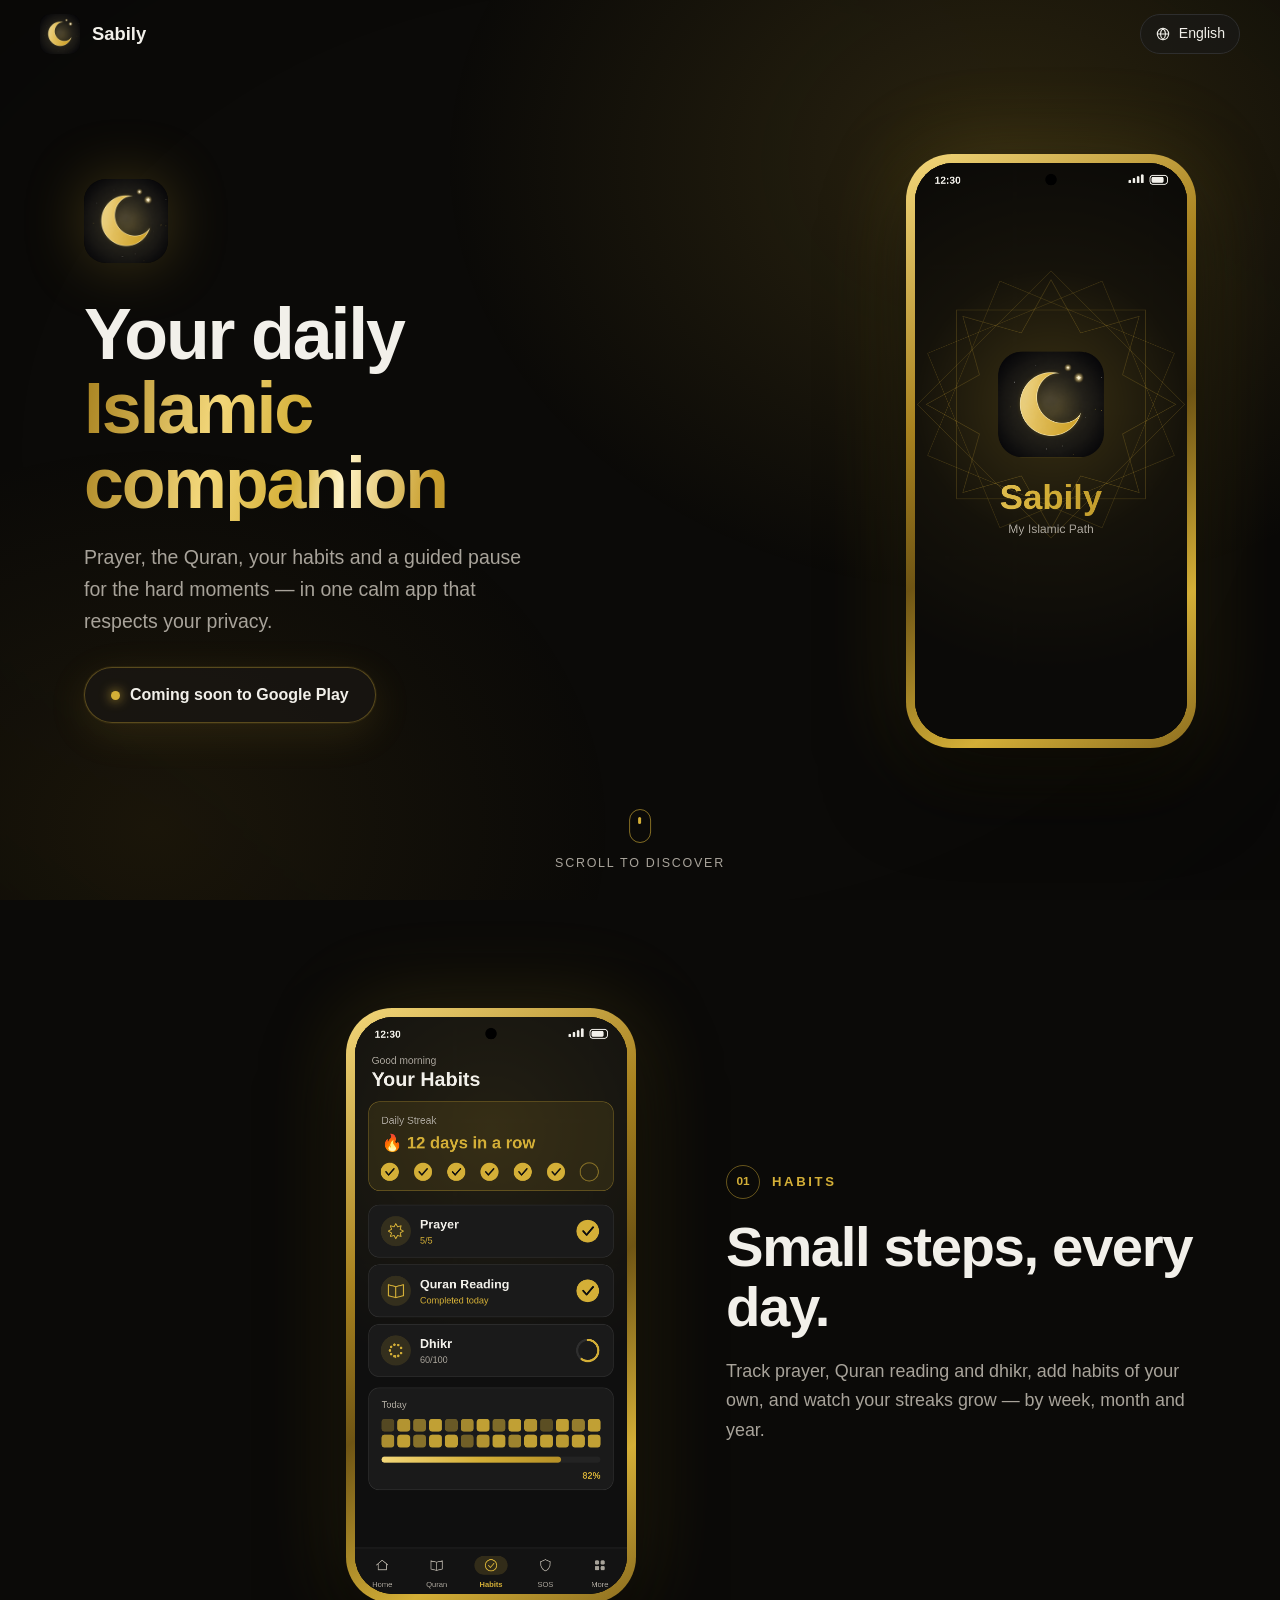
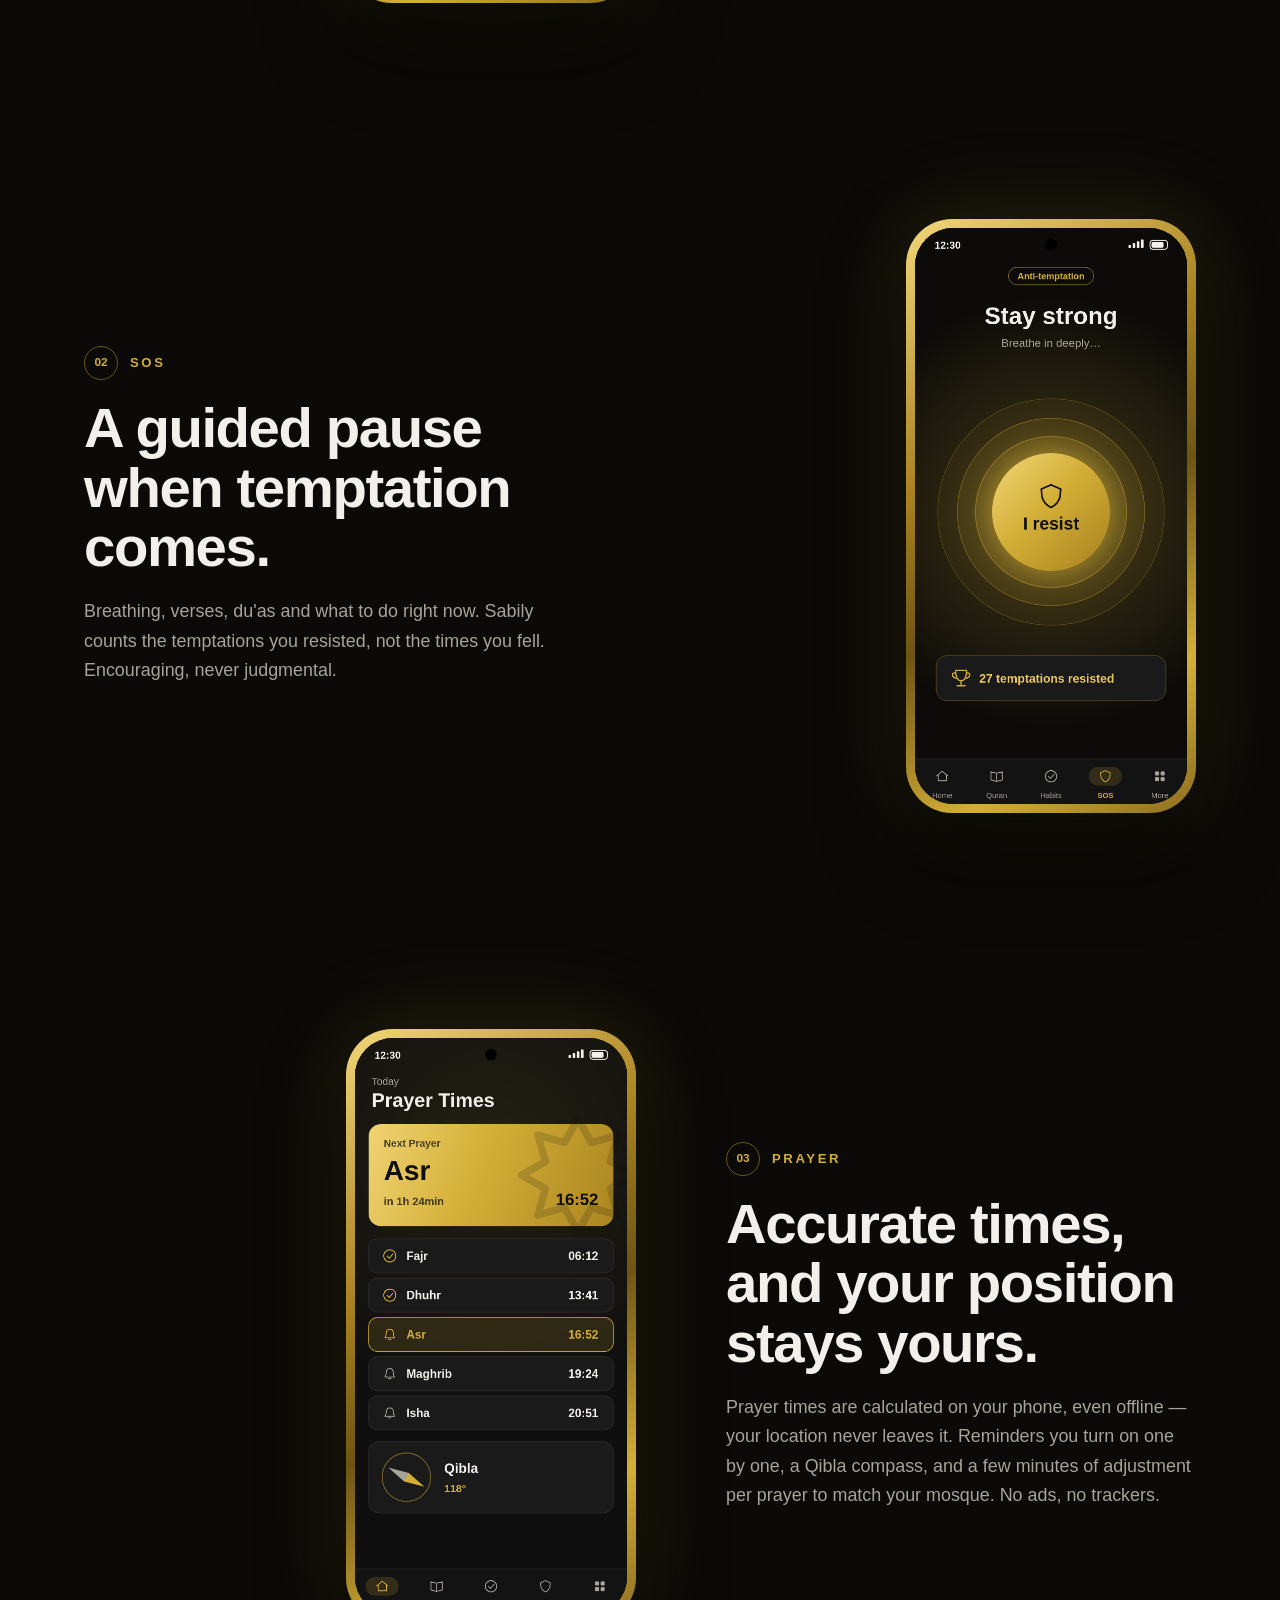
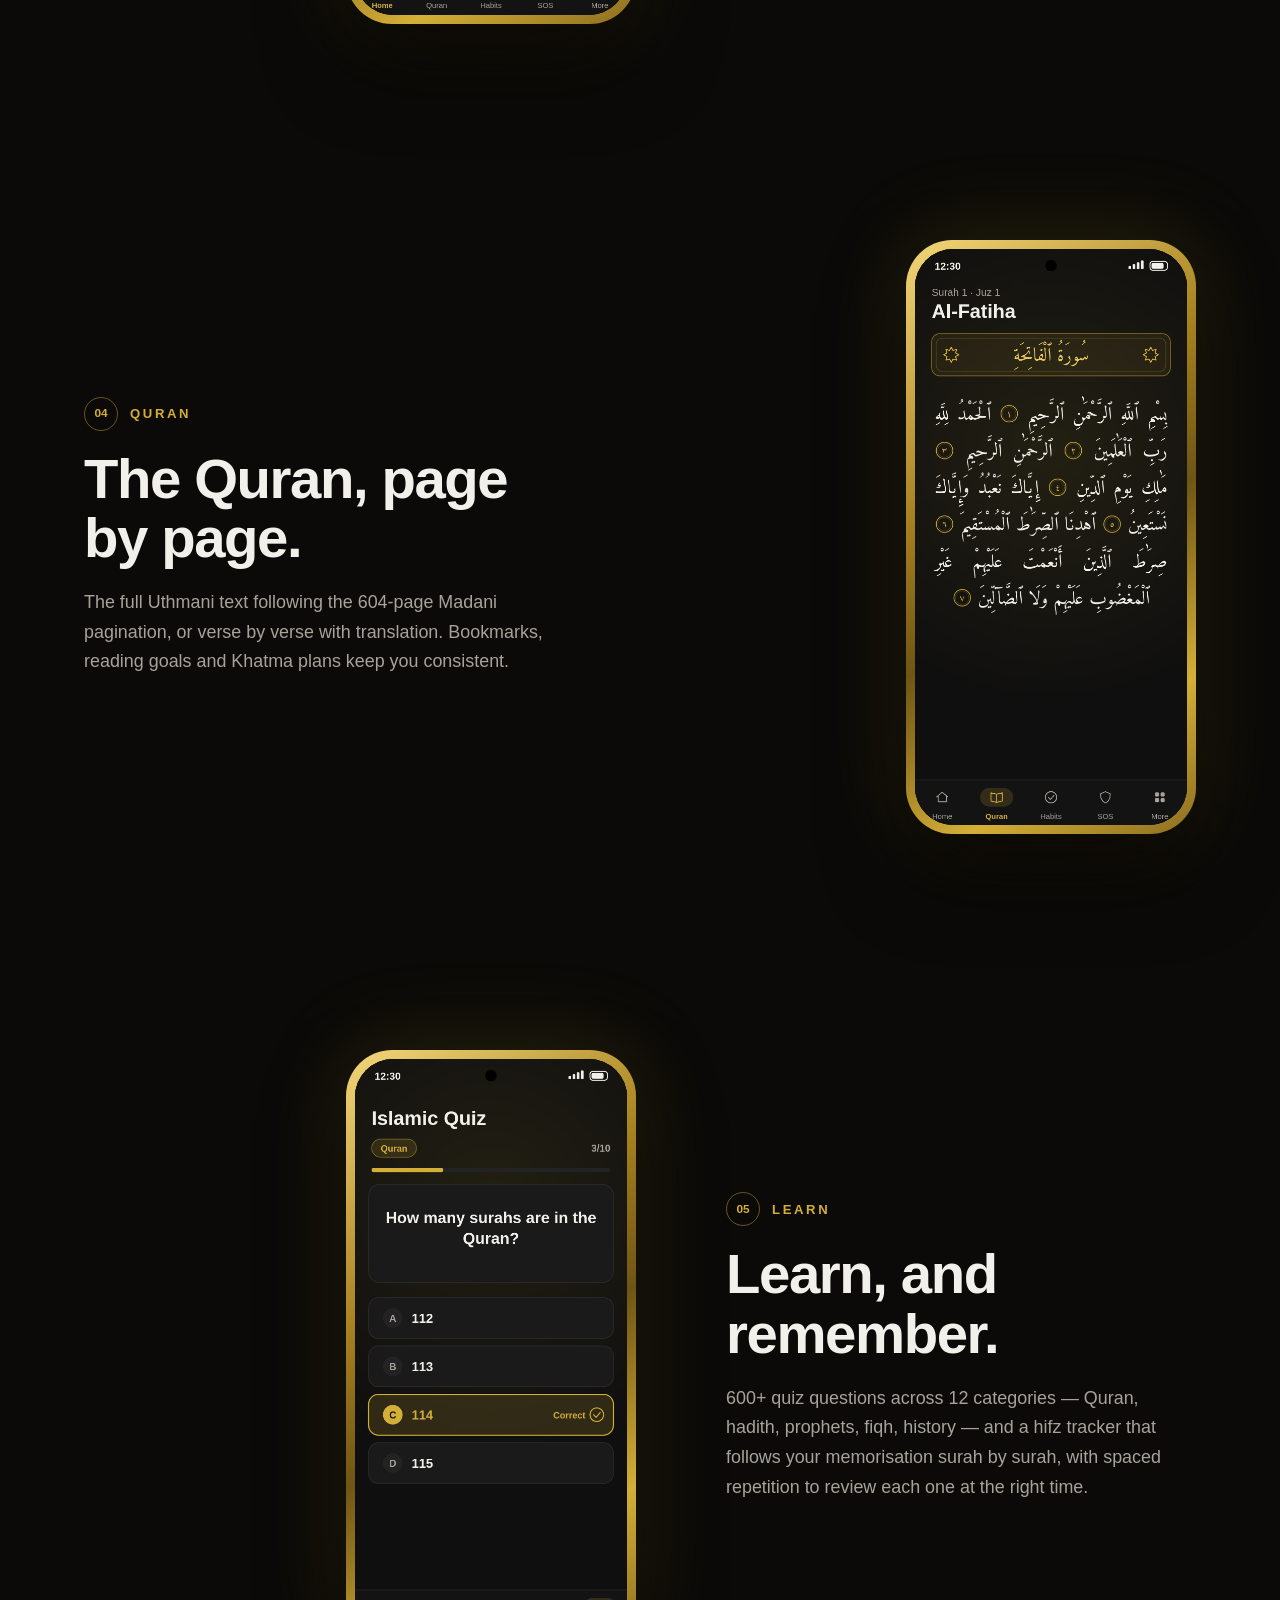
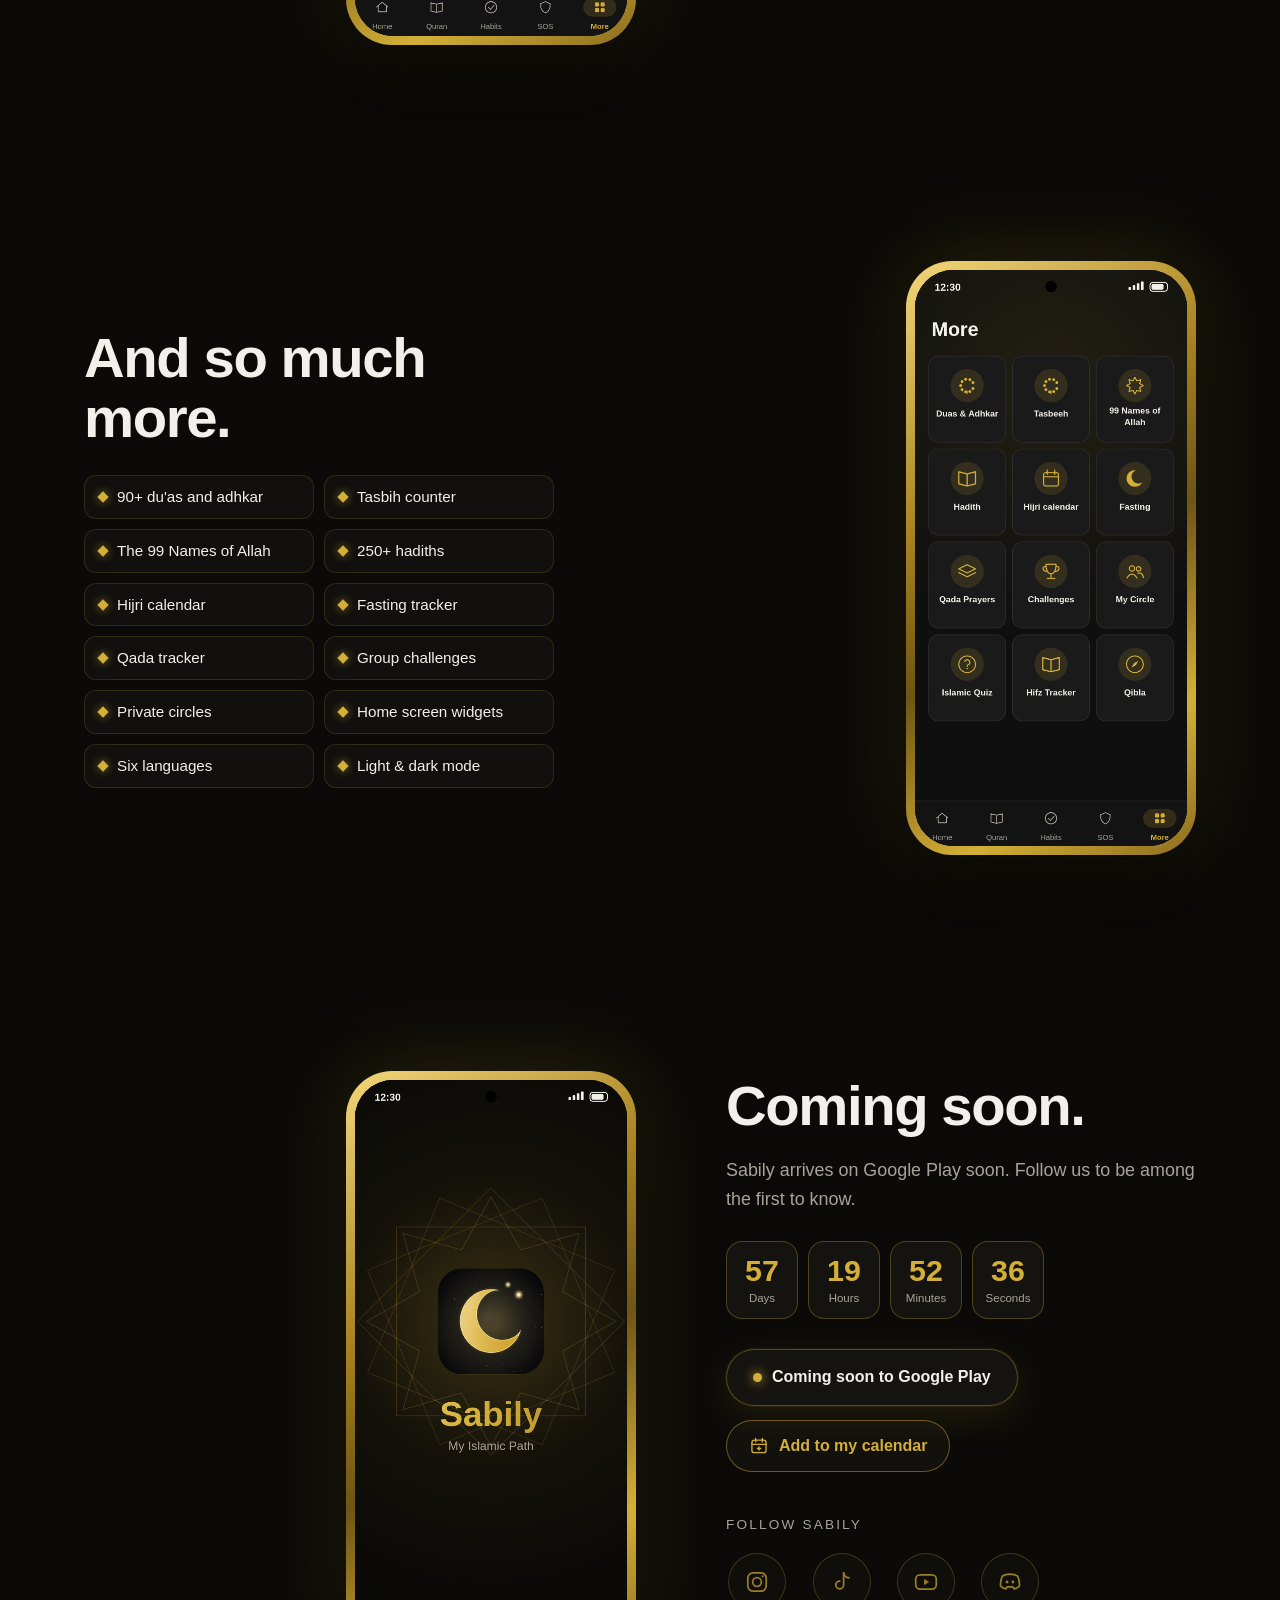
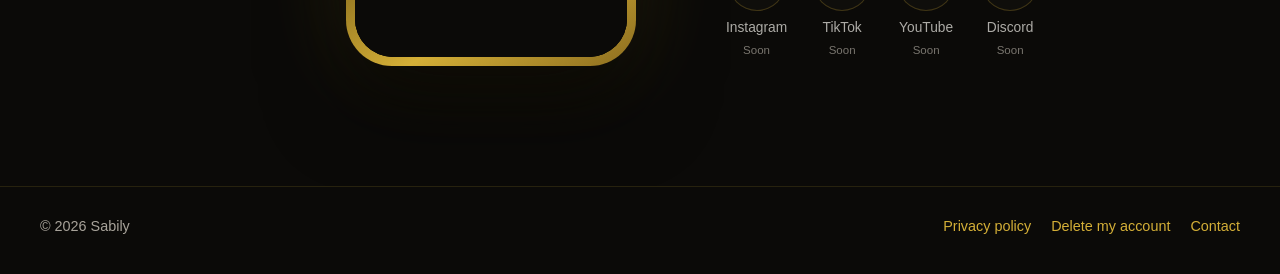
<file: index.html>
<!doctype html>
<html lang="en" dir="ltr">
<head>
<meta charset="utf-8">
<meta name="viewport" content="width=device-width, initial-scale=1">
<title>Sabily — My Islamic Path</title>
<meta name="description" content="Sabily: prayer times calculated on your phone, the Quran, daily habits, an anti-temptation SOS and more. No ads, and respectful of your privacy.">
<meta name="theme-color" content="#0F0F0F">
<link rel="canonical" href="https://Ayoubdev08.github.io/sabily-web/">
<link rel="alternate" hreflang="en" href="https://Ayoubdev08.github.io/sabily-web/">
<link rel="alternate" hreflang="fr" href="https://Ayoubdev08.github.io/sabily-web/fr/">
<link rel="alternate" hreflang="ar" href="https://Ayoubdev08.github.io/sabily-web/ar/">
<link rel="alternate" hreflang="es" href="https://Ayoubdev08.github.io/sabily-web/es/">
<link rel="alternate" hreflang="de" href="https://Ayoubdev08.github.io/sabily-web/de/">
<link rel="alternate" hreflang="it" href="https://Ayoubdev08.github.io/sabily-web/it/">
<link rel="alternate" hreflang="x-default" href="https://Ayoubdev08.github.io/sabily-web/">
<link rel="icon" type="image/png" href="assets/favicon-64.png">
<link rel="apple-touch-icon" href="assets/logo-192.png">
<meta property="og:type" content="website">
<meta property="og:title" content="Sabily — My Islamic Path">
<meta property="og:description" content="Sabily: prayer times calculated on your phone, the Quran, daily habits, an anti-temptation SOS and more. No ads, and respectful of your privacy.">
<meta property="og:image" content="https://Ayoubdev08.github.io/sabily-web/assets/og-en.jpg">
<meta property="og:image:width" content="1200">
<meta property="og:image:height" content="630">
<meta name="twitter:card" content="summary_large_image">
<meta property="og:url" content="https://Ayoubdev08.github.io/sabily-web/">
<link rel="stylesheet" href="assets/style.css">
<link rel="stylesheet" href="assets/landing.css">
<script>
(function(){var d=document.documentElement,ok=true;d.classList.add('js');
try{var n=navigator;
if(location.search.indexOf('no3d')>=0)ok=false;
else if(matchMedia('(prefers-reduced-motion: reduce)').matches)ok=false;
else if((n.hardwareConcurrency&&n.hardwareConcurrency<=2)||(n.deviceMemory&&n.deviceMemory<=2))ok=false;
else{var c=document.createElement('canvas');ok=!!c.getContext('webgl2');}}catch(e){ok=false;}
d.classList.add(ok?'is3d':'no3d');})();
</script>
</head>
<body class="landing">
<a class="skip" href="#main">Skip to content</a>
<header class="site-header">
  <div class="wrap">
    <a class="brand" href="./">
      <img src="assets/logo-192.png" alt="" width="40" height="40">
      <span>Sabily</span>
    </a>
    <details class="lang">
      <summary aria-label="Language"><svg class="ic" viewBox="0 0 24 24" aria-hidden="true"><circle cx="12" cy="12" r="8.5"/><path d="M3.5 12h17M12 3.5c2.6 2.4 3.8 5.2 3.8 8.5s-1.2 6.1-3.8 8.5c-2.6-2.4-3.8-5.2-3.8-8.5s1.2-6.1 3.8-8.5z"/></svg><span>English</span></summary>
      <nav aria-label="Language">
<span aria-current="true">English</span>
<a href="fr/" hreflang="fr" lang="fr">Français</a>
<a href="ar/" hreflang="ar" lang="ar">العربية</a>
<a href="es/" hreflang="es" lang="es">Español</a>
<a href="de/" hreflang="de" lang="de">Deutsch</a>
<a href="it/" hreflang="it" lang="it">Italiano</a>
      </nav>
    </details>
  </div>
</header>
<main id="main">
<div class="decor" aria-hidden="true"></div>
<canvas id="stage" aria-hidden="true"></canvas>
<div class="progress" aria-hidden="true"></div>
<section class="scene scene-hero" id="hero" data-screen="splash" data-side="start" aria-labelledby="h-hero">
  <div class="wrap">
    <div class="copy">
      <img class="logo" src="assets/logo-192.png" alt="Sabily" width="96" height="96">
      <h1 id="h-hero">Your daily <em>Islamic companion</em></h1>
      <p class="lead">Prayer, the Quran, your habits and a guided pause for the hard moments — in one calm app that respects your privacy.</p>
      <span class="pill" aria-disabled="true">Coming soon to Google Play</span>
    </div>
    <figure class="still" data-screen="splash" aria-hidden="true"><div class="still-screen"></div></figure>
  </div>
  <div class="scroll-hint" aria-hidden="true"><span class="mouse"></span>Scroll to discover</div>
</section>
<section class="scene scene-habits" id="habits" data-screen="habits" data-side="end" aria-labelledby="h-habits">
  <div class="wrap">
    <div class="copy">
      <p class="kicker"><span class="num">01</span>Habits</p>
      <h2 id="h-habits">Small steps, every day.</h2>
      <p class="text">Track prayer, Quran reading and dhikr, add habits of your own, and watch your streaks grow — by week, month and year.</p>
    </div>
    <figure class="still" data-screen="habits" aria-hidden="true"><div class="still-screen"></div></figure>
  </div>
</section>
<section class="scene scene-sos" id="sos" data-screen="sos" data-side="start" aria-labelledby="h-sos">
  <div class="wrap">
    <div class="copy">
      <p class="kicker"><span class="num">02</span>SOS</p>
      <h2 id="h-sos">A guided pause when temptation comes.</h2>
      <p class="text">Breathing, verses, du'as and what to do right now. Sabily counts the temptations you resisted, not the times you fell. Encouraging, never judgmental.</p>
    </div>
    <figure class="still" data-screen="sos" aria-hidden="true"><div class="still-screen"></div></figure>
  </div>
</section>
<section class="scene scene-prayer" id="prayer" data-screen="prayer" data-side="end" aria-labelledby="h-prayer">
  <div class="wrap">
    <div class="copy">
      <p class="kicker"><span class="num">03</span>Prayer</p>
      <h2 id="h-prayer">Accurate times, and your position stays yours.</h2>
      <p class="text">Prayer times are calculated on your phone, even offline — your location never leaves it. Reminders you turn on one by one, a Qibla compass, and a few minutes of adjustment per prayer to match your mosque. No ads, no trackers.</p>
    </div>
    <figure class="still" data-screen="prayer" aria-hidden="true"><div class="still-screen"></div></figure>
  </div>
</section>
<section class="scene scene-quran" id="quran" data-screen="quran" data-side="start" aria-labelledby="h-quran">
  <div class="wrap">
    <div class="copy">
      <p class="kicker"><span class="num">04</span>Quran</p>
      <h2 id="h-quran">The Quran, page by page.</h2>
      <p class="text">The full Uthmani text following the 604-page Madani pagination, or verse by verse with translation. Bookmarks, reading goals and Khatma plans keep you consistent.</p>
    </div>
    <figure class="still" data-screen="quran" aria-hidden="true"><div class="still-screen"></div></figure>
  </div>
</section>
<section class="scene scene-learn" id="learn" data-screen="quiz" data-side="end" aria-labelledby="h-learn">
  <div class="wrap">
    <div class="copy">
      <p class="kicker"><span class="num">05</span>Learn</p>
      <h2 id="h-learn">Learn, and remember.</h2>
      <p class="text">600+ quiz questions across 12 categories — Quran, hadith, prophets, fiqh, history — and a hifz tracker that follows your memorisation surah by surah, with spaced repetition to review each one at the right time.</p>
    </div>
    <figure class="still" data-screen="quiz" aria-hidden="true"><div class="still-screen"></div></figure>
  </div>
</section>
<section class="scene scene-more" id="more" data-screen="more" data-side="start" aria-labelledby="h-more">
  <div class="wrap">
    <div class="copy">
      <h2 id="h-more">And so much more.</h2>
      <ul class="chips">
        <li>90+ du'as and adhkar</li>
        <li>Tasbih counter</li>
        <li>The 99 Names of Allah</li>
        <li>250+ hadiths</li>
        <li>Hijri calendar</li>
        <li>Fasting tracker</li>
        <li>Qada tracker</li>
        <li>Group challenges</li>
        <li>Private circles</li>
        <li>Home screen widgets</li>
        <li>Six languages</li>
        <li>Light &amp; dark mode</li>
      </ul>
    </div>
    <figure class="still" data-screen="more" aria-hidden="true"><div class="still-screen"></div></figure>
  </div>
</section>
<section class="scene scene-cta" id="cta" data-screen="countdown" data-side="end" aria-labelledby="h-cta">
  <div class="wrap">
    <div class="copy">
      <h2 id="h-cta">Coming soon.</h2>
      <p class="text">Sabily arrives on Google Play soon. Follow us to be among the first to know.</p>
      <div class="countdown" aria-label="Launch in 1 February 2027">
        <div><span data-unit>--</span><small>Days</small></div>
        <div><span data-unit>--</span><small>Hours</small></div>
        <div><span data-unit>--</span><small>Minutes</small></div>
        <div><span data-unit>--</span><small>Seconds</small></div>
      </div>
      <span class="pill" aria-disabled="true">Coming soon to Google Play</span>
      <a class="cal" href="assets/sabily-en.ics" download><svg class="ic" viewBox="0 0 24 24" aria-hidden="true"><rect x="3.5" y="5" width="17" height="15" rx="3"/><path d="M3.5 10h17M8 3v4M16 3v4M12 13v4M10 15h4"/></svg>Add to my calendar</a>
      <p class="follow">Follow Sabily</p>
      <ul class="social">
        <li><span class="soc soon" aria-disabled="true"><svg class="ic" viewBox="0 0 24 24" aria-hidden="true"><rect x="3.5" y="3.5" width="17" height="17" rx="5"/><circle cx="12" cy="12" r="4"/><circle cx="17.2" cy="6.8" r="1" class="fill"/></svg><span>Instagram</span><small>Soon</small></span></li>
        <li><span class="soc soon" aria-disabled="true"><svg class="ic" viewBox="0 0 24 24" aria-hidden="true"><path d="M13.5 3.5v11.2a3.6 3.6 0 1 1-3.6-3.6"/><path d="M13.5 3.5c.4 2.6 2.2 4.3 5 4.6"/></svg><span>TikTok</span><small>Soon</small></span></li>
        <li><span class="soc soon" aria-disabled="true"><svg class="ic" viewBox="0 0 24 24" aria-hidden="true"><rect x="2.5" y="5.5" width="19" height="13" rx="4"/><path d="M10.2 9.2v5.6l4.8-2.8z" class="fill"/></svg><span>YouTube</span><small>Soon</small></span></li>
        <li><span class="soc soon" aria-disabled="true"><svg class="ic" viewBox="0 0 24 24" aria-hidden="true"><path d="M5 6.5c2-1.3 4-1.8 7-1.8s5 .5 7 1.8c1.4 2.7 2 5.8 1.7 9.3-1.6 1.4-3.3 2.2-5 2.6l-1-1.8h-5.4l-1 1.8c-1.7-.4-3.4-1.2-5-2.6C3 12.3 3.6 9.2 5 6.5z"/><circle cx="9.3" cy="12" r="1.3" class="fill"/><circle cx="14.7" cy="12" r="1.3" class="fill"/></svg><span>Discord</span><small>Soon</small></span></li>
      </ul>
    </div>
    <figure class="still" data-screen="countdown" aria-hidden="true"><div class="still-screen"></div></figure>
  </div>
</section>
</main>
<footer class="site-footer">
  <div class="wrap">
    <!-- dir="ltr" : sans lui, en arabe, « © 2026 Sabily » s'affiche à l'envers
         (« Sabily 2026 © »), l'algorithme bidirectionnel recollant les morceaux. -->
    <span dir="ltr">© 2026 Sabily</span>
    <nav>
      <a href="privacy.html">Privacy policy</a>
      <a href="delete-account.html">Delete my account</a>
      <a href="mailto:sabilyofficial@gmail.com">Contact</a>
      
    </nav>
  </div>
</footer>
<script type="application/json" id="site-data">{"lang":"en","dir":"ltr","base":"","labels":{"nextPrayer":"Next Prayer","prayerTimes":"Prayer Times","dailyStreak":"Daily Streak","streakDaysInARow":"🔥 {n} days in a row","habitPrayer":"Prayer","habitQuran":"Quran Reading","habitDhikr":"Dhikr","yourHabits":"Your Habits","completedToday":"Completed today","sosButtonWord":"I resist","sosTitle":"Stay strong","sosBreatheIn":"Breathe in deeply…","sosVictories":"{n} temptations resisted","sosPurposeTag":"Anti-temptation","settings":"Settings","deleteAccount":"Delete my account","privacySecurity":"Privacy & Security","notifications":"Notifications","quiz":"Islamic Quiz","catQuran":"Quran","hifzTracker":"Hifz Tracker","hifzMemorized":"Memorized","hifzInProgress":"In Progress","hifzDueToday":"Due Today","overallProgress":"Overall Progress","qibla":"Qibla","today":"Today","goodMorning":"Good morning","moreTitle":"More","duasTitle":"Duas & Adhkar","tasbeeh":"Tasbeeh","asmaTitle":"99 Names of Allah","hadithTitle":"Hadith","hijriTitle":"Hijri calendar","fastTitle":"Fasting","qadaTitle":"Qada Prayers","challenges":"Challenges","myCircle":"My Circle","navHome":"Home","navQuran":"Quran","navHabits":"Habits","navSos":"SOS","navMore":"More","inTime":"in {time}","surahNumber":"Surah {n}","juzLabel":"Juz {n}","correct":"Correct"},"tagline":"My Islamic Path","prayerNames":["Fajr","Dhuhr","Asr","Maghrib","Isha"],"surahNames":["Al-Fatiha","Al-Ikhlas","Al-Falaq","An-Nas","Al-Mulk","Al-Kahf"],"quiz":{"q":"How many surahs are in the Quran?","options":["112","113","114","115"],"correct":2},"fatihaTitle":"سُورَةُ ٱلْفَاتِحَةِ","fatiha":["بِسْمِ ٱللَّهِ ٱلرَّحْمَٰنِ ٱلرَّحِيمِ","ٱلْحَمْدُ لِلَّهِ رَبِّ ٱلْعَٰلَمِينَ","ٱلرَّحْمَٰنِ ٱلرَّحِيمِ","مَٰلِكِ يَوْمِ ٱلدِّينِ","إِيَّاكَ نَعْبُدُ وَإِيَّاكَ نَسْتَعِينُ","ٱهْدِنَا ٱلصِّرَٰطَ ٱلْمُسْتَقِيمَ","صِرَٰطَ ٱلَّذِينَ أَنْعَمْتَ عَلَيْهِمْ غَيْرِ ٱلْمَغْضُوبِ عَلَيْهِمْ وَلَا ٱلضَّآلِّينَ"],"screens":{},"countdown":{"target":"2027-02-01T00:00:00","title":"Launch in","units":["Days","Hours","Minutes","Seconds"],"date":"1 February 2027","soon":"Very soon","available":null}}</script>
<script type="module" src="assets/landing.js"></script>
</body>
</html>
</file>
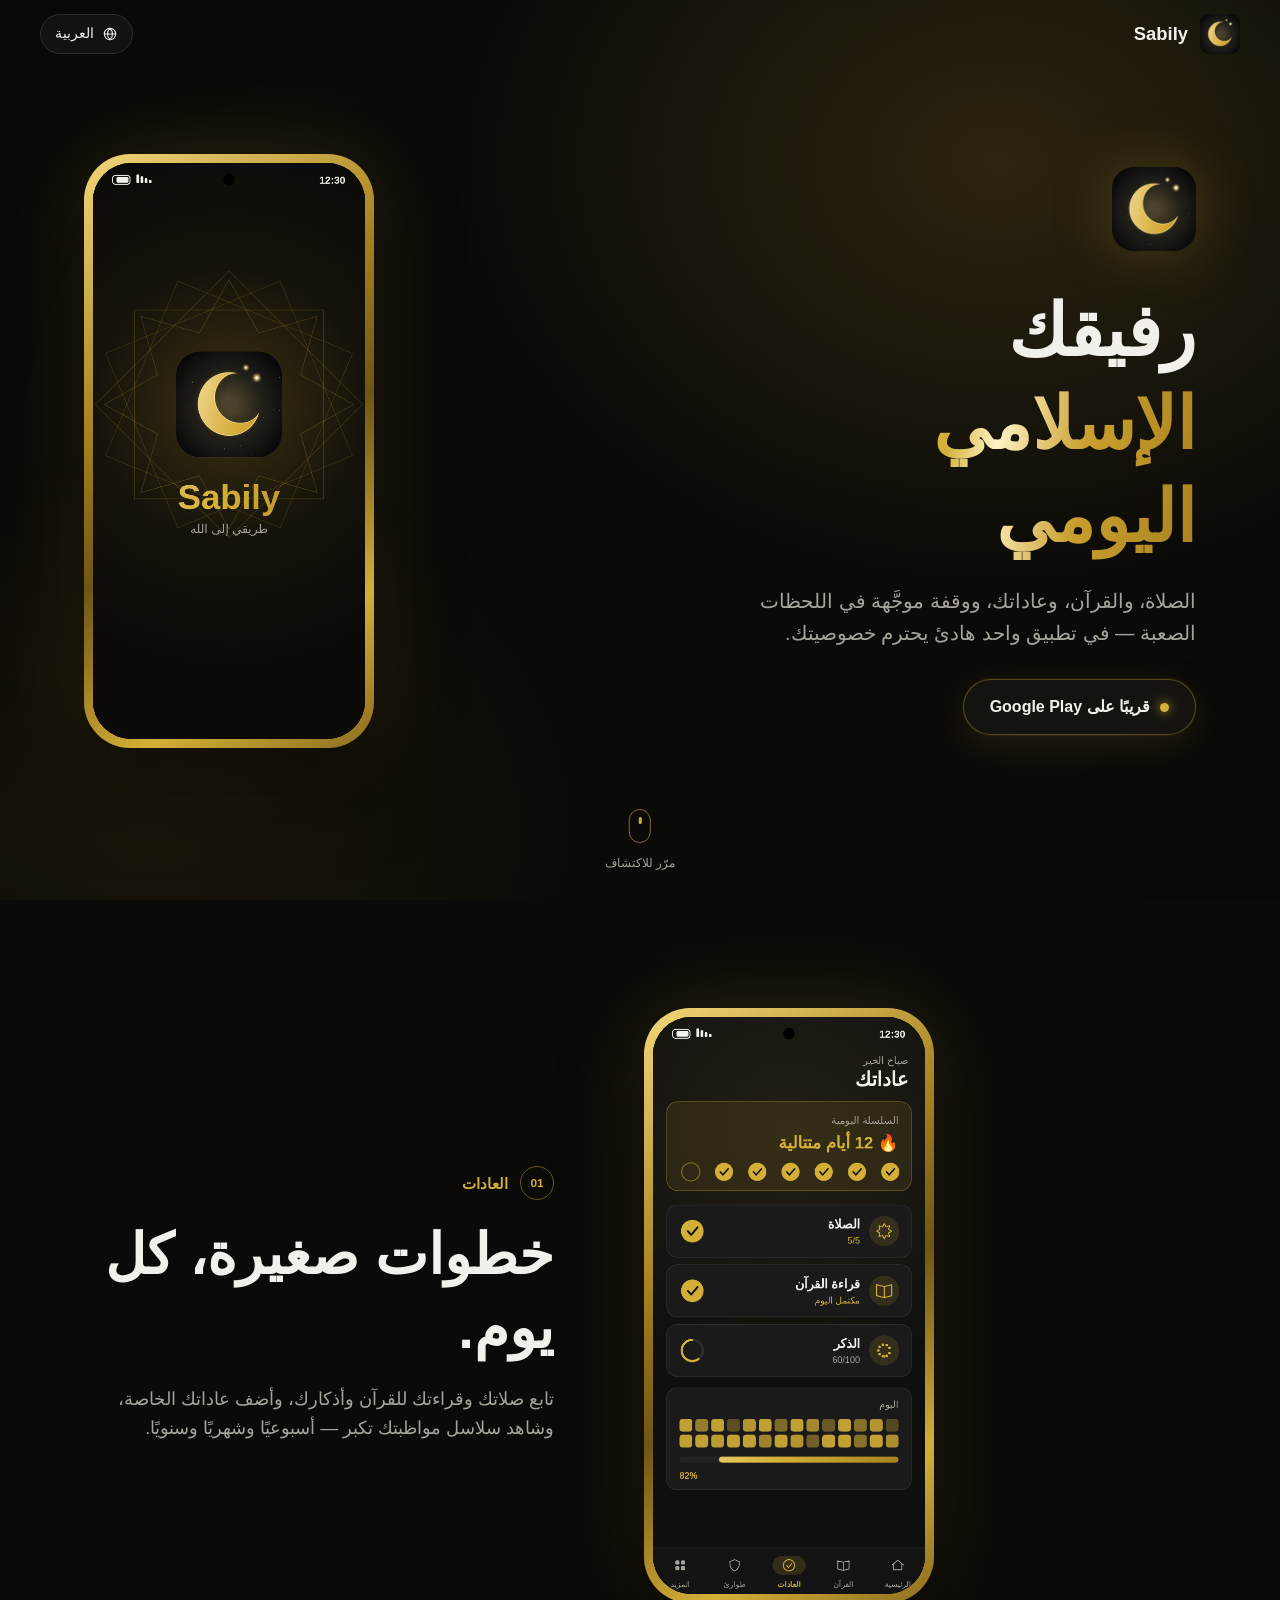
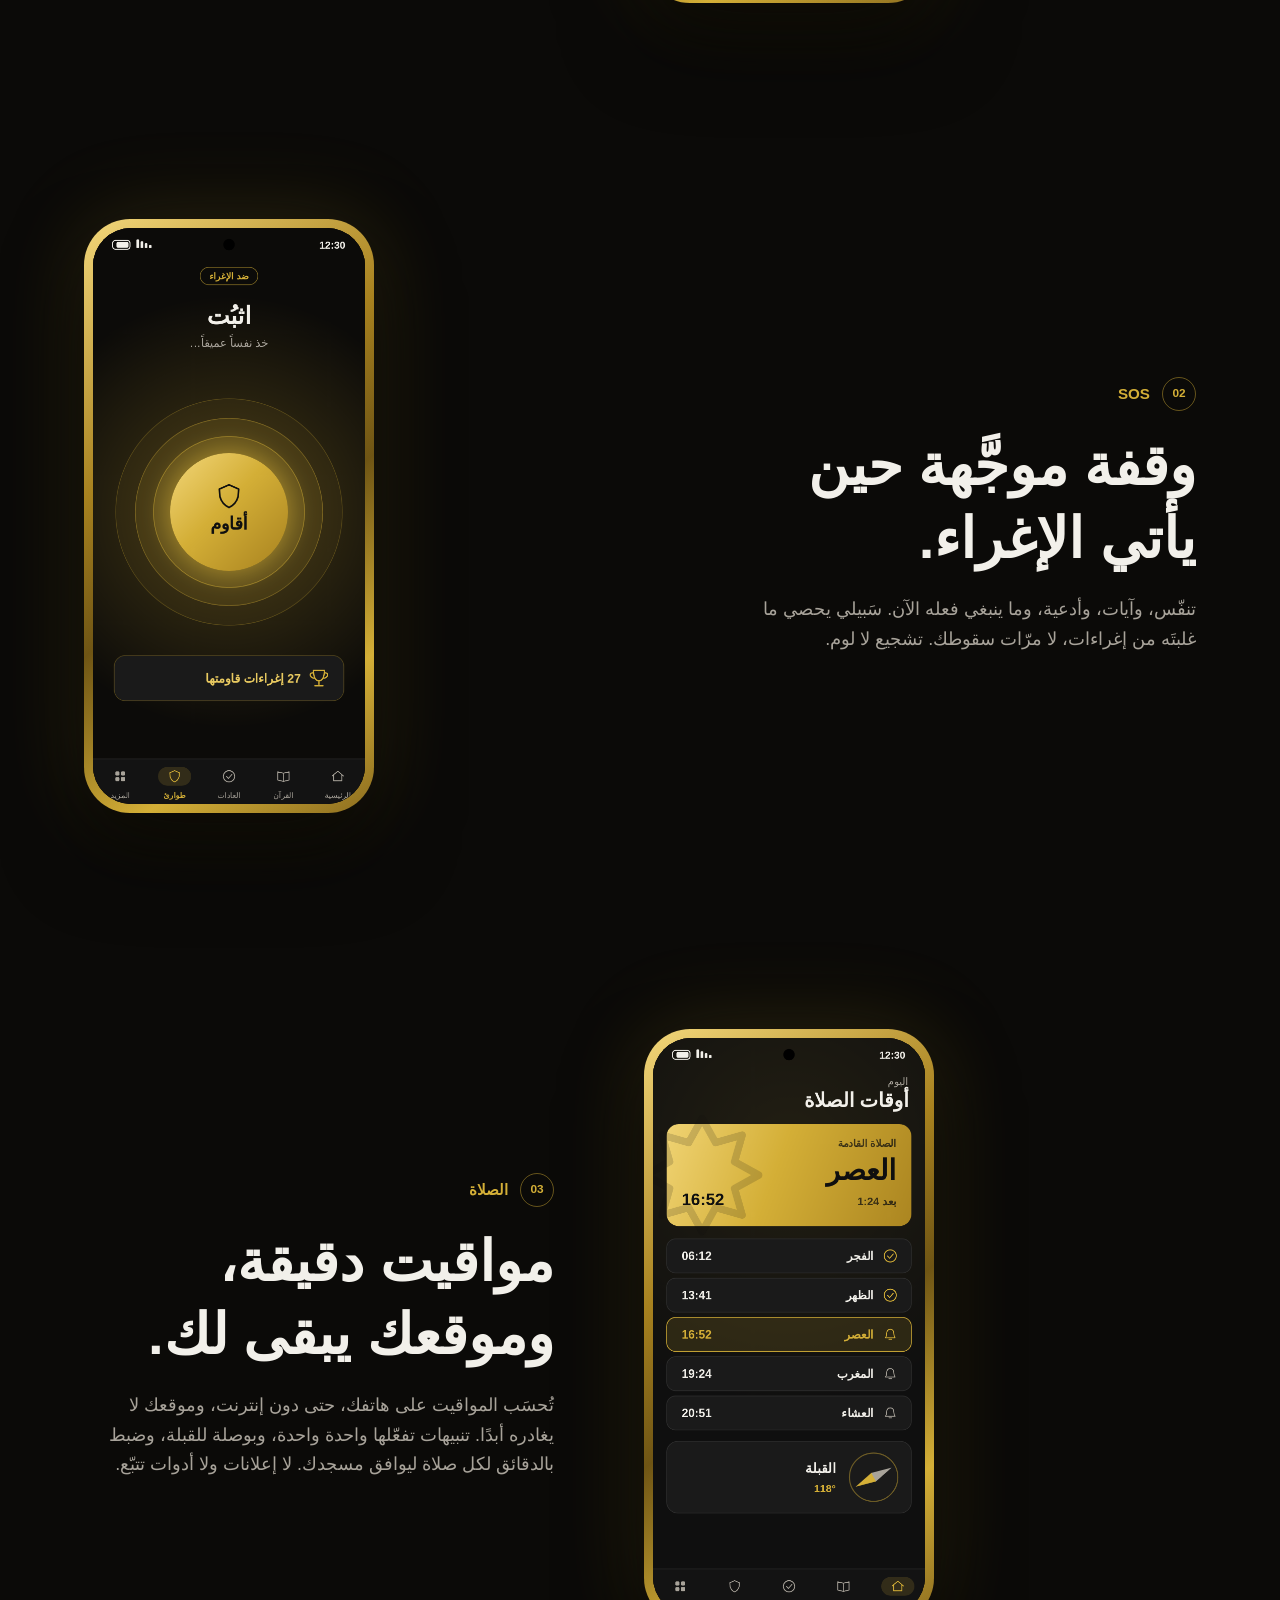
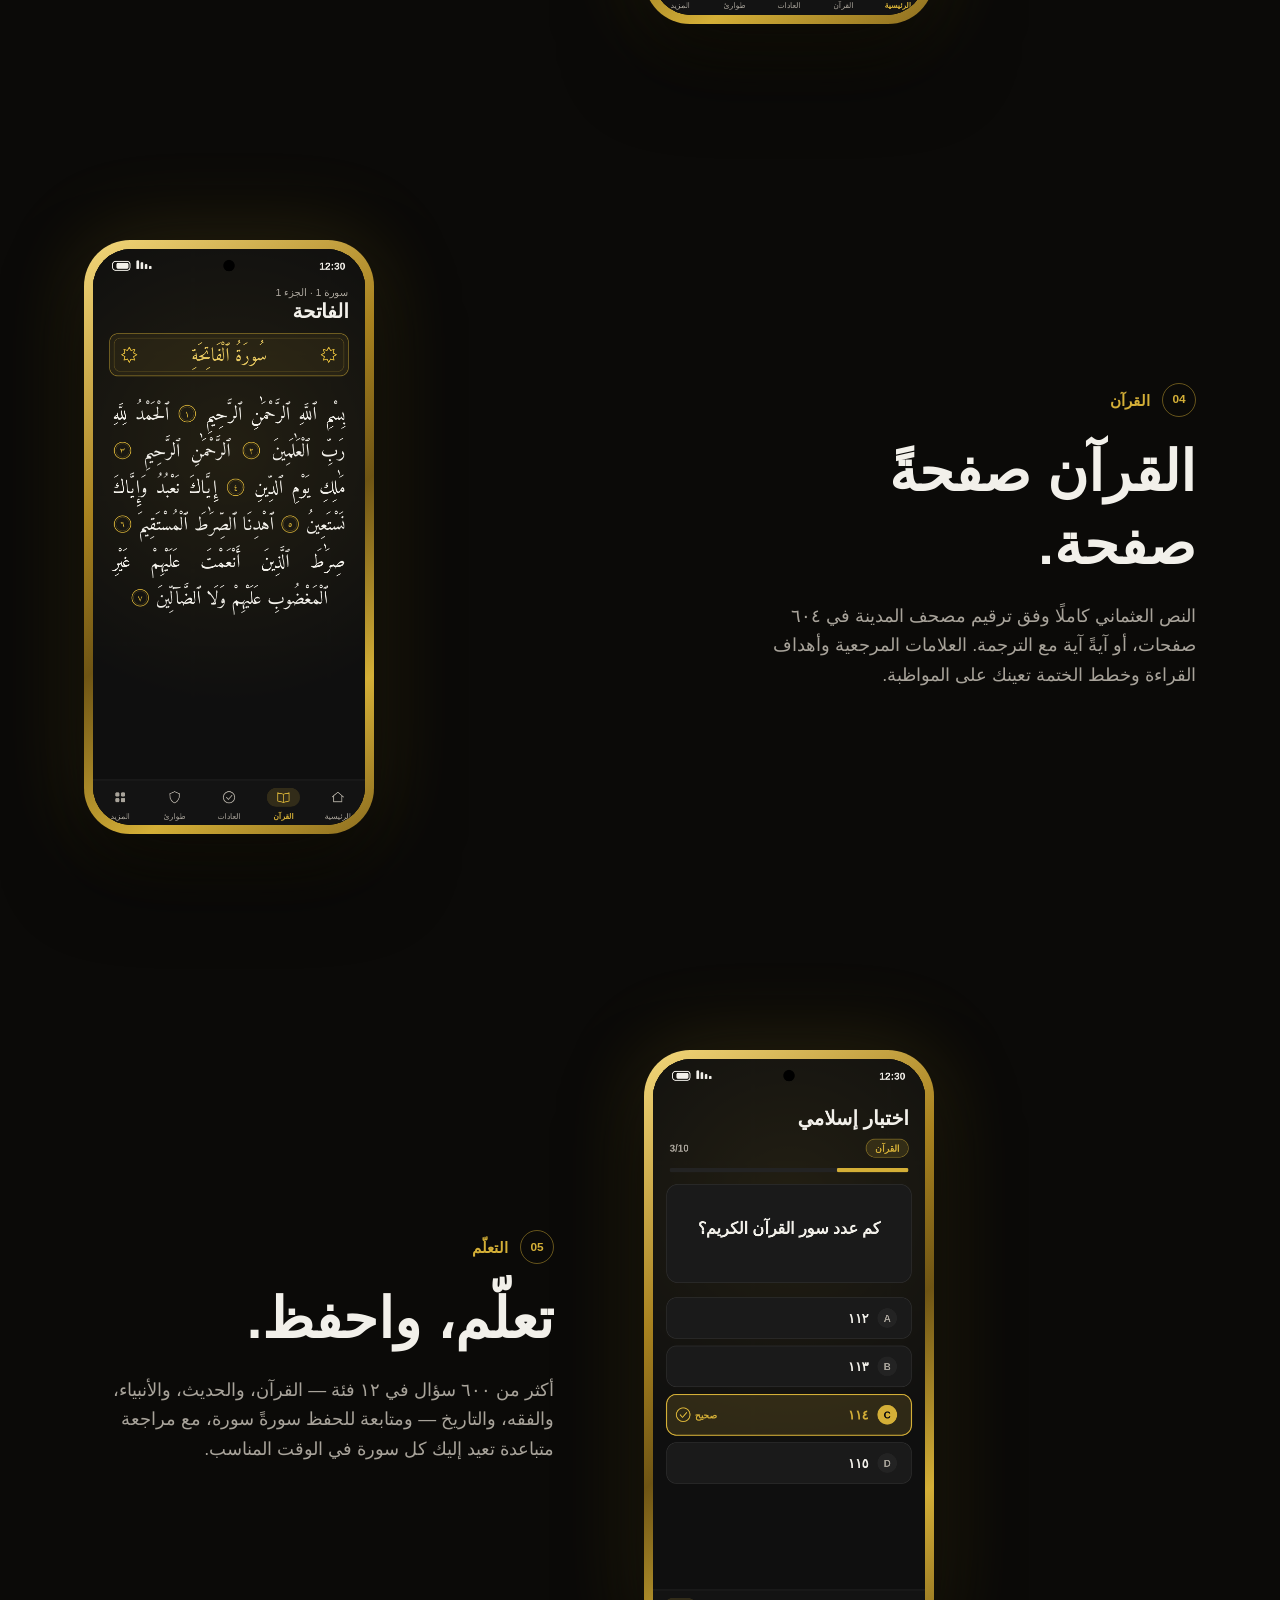
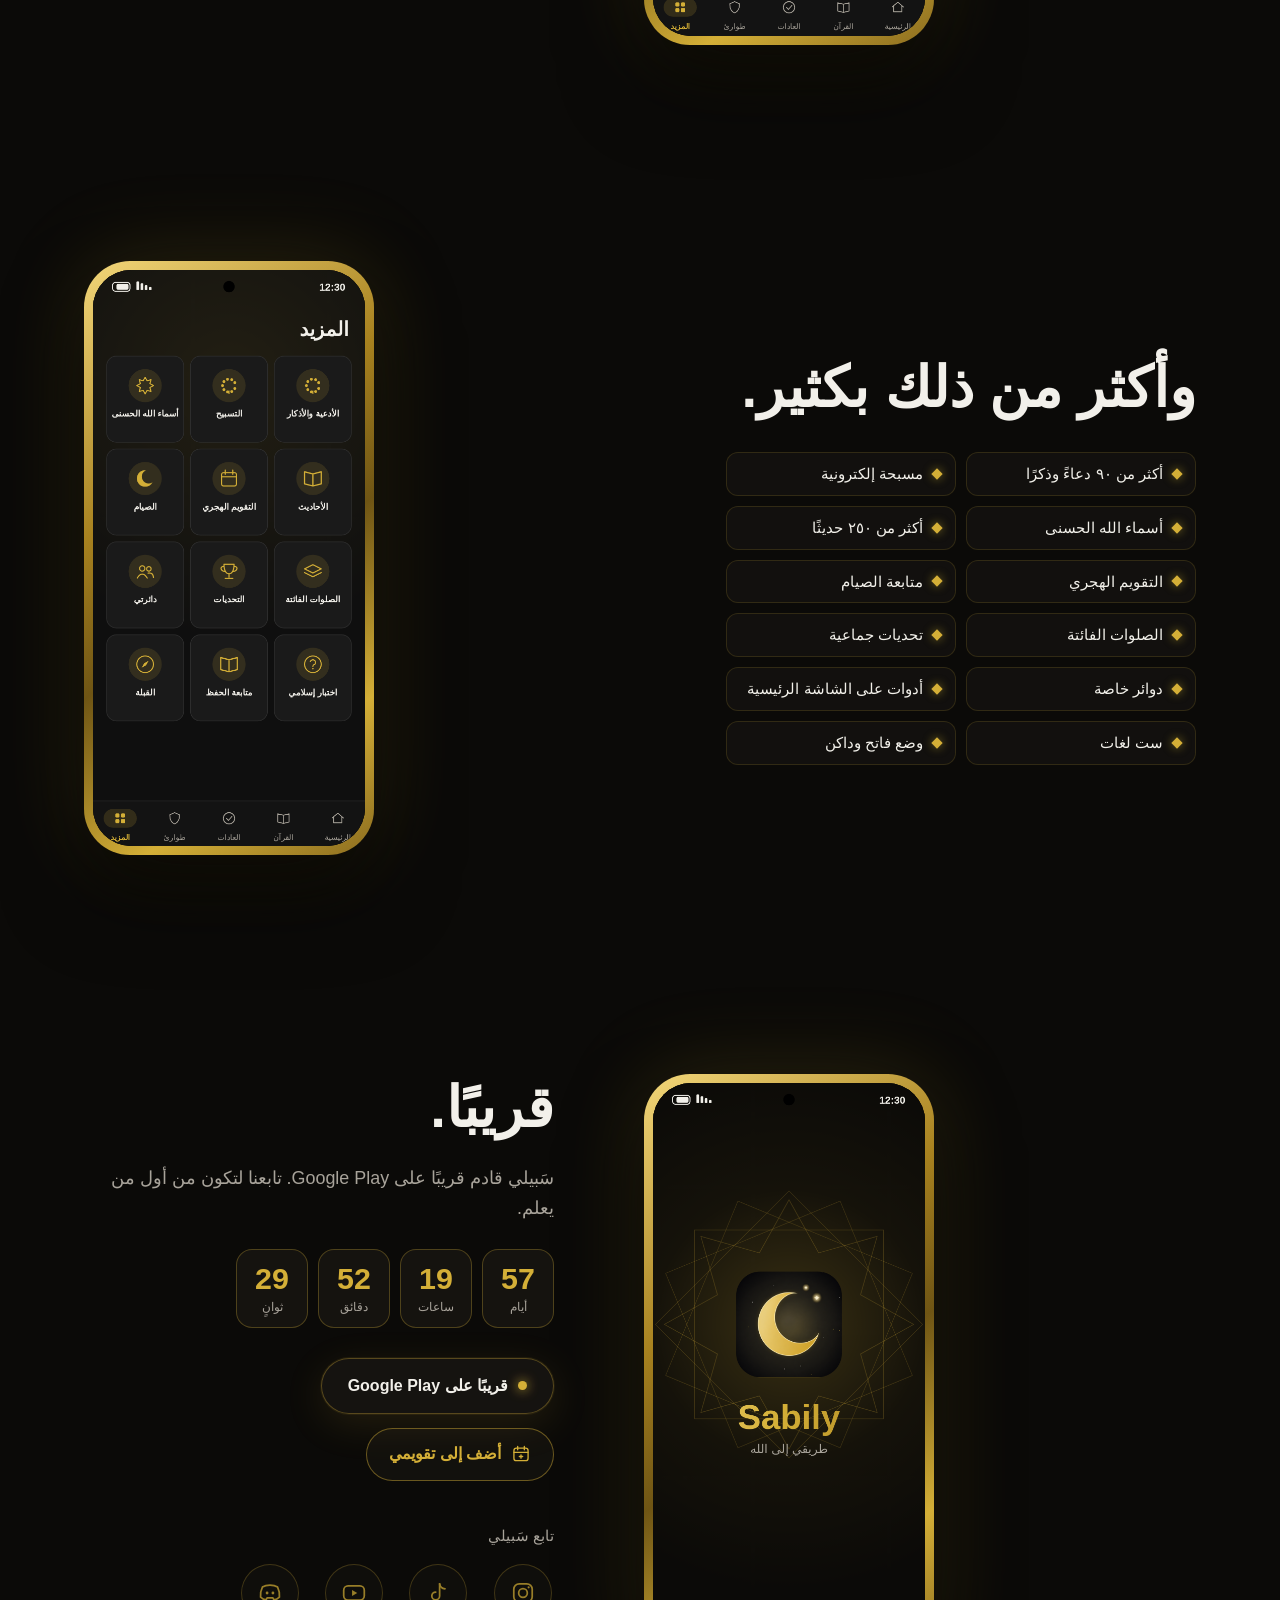
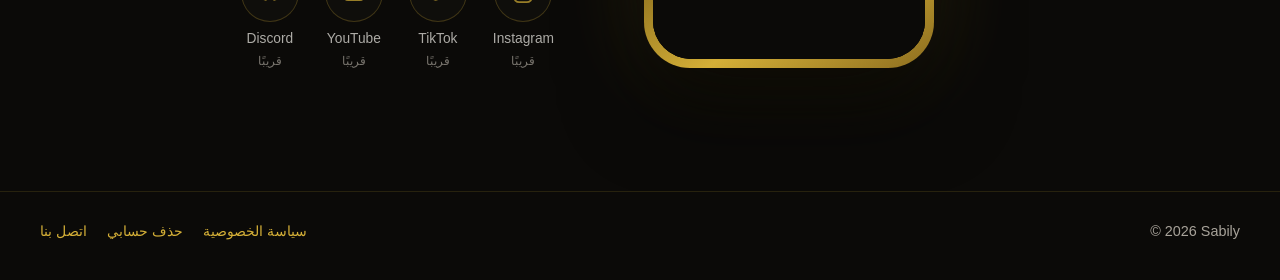
<file: ar/index.html>
<!doctype html>
<html lang="ar" dir="rtl">
<head>
<meta charset="utf-8">
<meta name="viewport" content="width=device-width, initial-scale=1">
<title>سَبيلي — طريقي إلى الله</title>
<meta name="description" content="سَبيلي: مواقيت صلاة تُحسَب على هاتفك، والقرآن، والعادات اليومية، وخدمة SOS لحظات الإغراء، والمزيد. بلا إعلانات، ويحترم خصوصيتك.">
<meta name="theme-color" content="#0F0F0F">
<link rel="canonical" href="https://Ayoubdev08.github.io/sabily-web/ar/">
<link rel="alternate" hreflang="en" href="https://Ayoubdev08.github.io/sabily-web/">
<link rel="alternate" hreflang="fr" href="https://Ayoubdev08.github.io/sabily-web/fr/">
<link rel="alternate" hreflang="ar" href="https://Ayoubdev08.github.io/sabily-web/ar/">
<link rel="alternate" hreflang="es" href="https://Ayoubdev08.github.io/sabily-web/es/">
<link rel="alternate" hreflang="de" href="https://Ayoubdev08.github.io/sabily-web/de/">
<link rel="alternate" hreflang="it" href="https://Ayoubdev08.github.io/sabily-web/it/">
<link rel="alternate" hreflang="x-default" href="https://Ayoubdev08.github.io/sabily-web/">
<link rel="icon" type="image/png" href="../assets/favicon-64.png">
<link rel="apple-touch-icon" href="../assets/logo-192.png">
<meta property="og:type" content="website">
<meta property="og:title" content="سَبيلي — طريقي إلى الله">
<meta property="og:description" content="سَبيلي: مواقيت صلاة تُحسَب على هاتفك، والقرآن، والعادات اليومية، وخدمة SOS لحظات الإغراء، والمزيد. بلا إعلانات، ويحترم خصوصيتك.">
<meta property="og:image" content="https://Ayoubdev08.github.io/sabily-web/assets/og-ar.jpg">
<meta property="og:image:width" content="1200">
<meta property="og:image:height" content="630">
<meta name="twitter:card" content="summary_large_image">
<meta property="og:url" content="https://Ayoubdev08.github.io/sabily-web/ar/">
<link rel="stylesheet" href="../assets/style.css">
<link rel="stylesheet" href="../assets/landing.css">
<script>
(function(){var d=document.documentElement,ok=true;d.classList.add('js');
try{var n=navigator;
if(location.search.indexOf('no3d')>=0)ok=false;
else if(matchMedia('(prefers-reduced-motion: reduce)').matches)ok=false;
else if((n.hardwareConcurrency&&n.hardwareConcurrency<=2)||(n.deviceMemory&&n.deviceMemory<=2))ok=false;
else{var c=document.createElement('canvas');ok=!!c.getContext('webgl2');}}catch(e){ok=false;}
d.classList.add(ok?'is3d':'no3d');})();
</script>
</head>
<body class="landing">
<a class="skip" href="#main">انتقل إلى المحتوى</a>
<header class="site-header">
  <div class="wrap">
    <a class="brand" href="./">
      <img src="../assets/logo-192.png" alt="" width="40" height="40">
      <span>Sabily</span>
    </a>
    <details class="lang">
      <summary aria-label="Language"><svg class="ic" viewBox="0 0 24 24" aria-hidden="true"><circle cx="12" cy="12" r="8.5"/><path d="M3.5 12h17M12 3.5c2.6 2.4 3.8 5.2 3.8 8.5s-1.2 6.1-3.8 8.5c-2.6-2.4-3.8-5.2-3.8-8.5s1.2-6.1 3.8-8.5z"/></svg><span>العربية</span></summary>
      <nav aria-label="Language">
<a href="../" hreflang="en" lang="en">English</a>
<a href="../fr/" hreflang="fr" lang="fr">Français</a>
<span aria-current="true">العربية</span>
<a href="../es/" hreflang="es" lang="es">Español</a>
<a href="../de/" hreflang="de" lang="de">Deutsch</a>
<a href="../it/" hreflang="it" lang="it">Italiano</a>
      </nav>
    </details>
  </div>
</header>
<main id="main">
<div class="decor" aria-hidden="true"></div>
<canvas id="stage" aria-hidden="true"></canvas>
<div class="progress" aria-hidden="true"></div>
<section class="scene scene-hero" id="hero" data-screen="splash" data-side="start" aria-labelledby="h-hero">
  <div class="wrap">
    <div class="copy">
      <img class="logo" src="../assets/logo-192.png" alt="Sabily" width="96" height="96">
      <h1 id="h-hero">رفيقك <em>الإسلامي اليومي</em></h1>
      <p class="lead">الصلاة، والقرآن، وعاداتك، ووقفة موجَّهة في اللحظات الصعبة — في تطبيق واحد هادئ يحترم خصوصيتك.</p>
      <span class="pill" aria-disabled="true">قريبًا على Google Play</span>
    </div>
    <figure class="still" data-screen="splash" aria-hidden="true"><div class="still-screen"></div></figure>
  </div>
  <div class="scroll-hint" aria-hidden="true"><span class="mouse"></span>مرّر للاكتشاف</div>
</section>
<section class="scene scene-habits" id="habits" data-screen="habits" data-side="end" aria-labelledby="h-habits">
  <div class="wrap">
    <div class="copy">
      <p class="kicker"><span class="num">01</span>العادات</p>
      <h2 id="h-habits">خطوات صغيرة، كل يوم.</h2>
      <p class="text">تابع صلاتك وقراءتك للقرآن وأذكارك، وأضف عاداتك الخاصة، وشاهد سلاسل مواظبتك تكبر — أسبوعيًا وشهريًا وسنويًا.</p>
    </div>
    <figure class="still" data-screen="habits" aria-hidden="true"><div class="still-screen"></div></figure>
  </div>
</section>
<section class="scene scene-sos" id="sos" data-screen="sos" data-side="start" aria-labelledby="h-sos">
  <div class="wrap">
    <div class="copy">
      <p class="kicker"><span class="num">02</span>SOS</p>
      <h2 id="h-sos">وقفة موجَّهة حين يأتي الإغراء.</h2>
      <p class="text">تنفّس، وآيات، وأدعية، وما ينبغي فعله الآن. سَبيلي يحصي ما غلبتَه من إغراءات، لا مرّات سقوطك. تشجيع لا لوم.</p>
    </div>
    <figure class="still" data-screen="sos" aria-hidden="true"><div class="still-screen"></div></figure>
  </div>
</section>
<section class="scene scene-prayer" id="prayer" data-screen="prayer" data-side="end" aria-labelledby="h-prayer">
  <div class="wrap">
    <div class="copy">
      <p class="kicker"><span class="num">03</span>الصلاة</p>
      <h2 id="h-prayer">مواقيت دقيقة، وموقعك يبقى لك.</h2>
      <p class="text">تُحسَب المواقيت على هاتفك، حتى دون إنترنت، وموقعك لا يغادره أبدًا. تنبيهات تفعّلها واحدة واحدة، وبوصلة للقبلة، وضبط بالدقائق لكل صلاة ليوافق مسجدك. لا إعلانات ولا أدوات تتبّع.</p>
    </div>
    <figure class="still" data-screen="prayer" aria-hidden="true"><div class="still-screen"></div></figure>
  </div>
</section>
<section class="scene scene-quran" id="quran" data-screen="quran" data-side="start" aria-labelledby="h-quran">
  <div class="wrap">
    <div class="copy">
      <p class="kicker"><span class="num">04</span>القرآن</p>
      <h2 id="h-quran">القرآن صفحةً صفحة.</h2>
      <p class="text">النص العثماني كاملًا وفق ترقيم مصحف المدينة في ٦٠٤ صفحات، أو آيةً آية مع الترجمة. العلامات المرجعية وأهداف القراءة وخطط الختمة تعينك على المواظبة.</p>
    </div>
    <figure class="still" data-screen="quran" aria-hidden="true"><div class="still-screen"></div></figure>
  </div>
</section>
<section class="scene scene-learn" id="learn" data-screen="quiz" data-side="end" aria-labelledby="h-learn">
  <div class="wrap">
    <div class="copy">
      <p class="kicker"><span class="num">05</span>التعلّم</p>
      <h2 id="h-learn">تعلّم، واحفظ.</h2>
      <p class="text">أكثر من ٦٠٠ سؤال في ١٢ فئة — القرآن، والحديث، والأنبياء، والفقه، والتاريخ — ومتابعة للحفظ سورةً سورة، مع مراجعة متباعدة تعيد إليك كل سورة في الوقت المناسب.</p>
    </div>
    <figure class="still" data-screen="quiz" aria-hidden="true"><div class="still-screen"></div></figure>
  </div>
</section>
<section class="scene scene-more" id="more" data-screen="more" data-side="start" aria-labelledby="h-more">
  <div class="wrap">
    <div class="copy">
      <h2 id="h-more">وأكثر من ذلك بكثير.</h2>
      <ul class="chips">
        <li>أكثر من ٩٠ دعاءً وذكرًا</li>
        <li>مسبحة إلكترونية</li>
        <li>أسماء الله الحسنى</li>
        <li>أكثر من ٢٥٠ حديثًا</li>
        <li>التقويم الهجري</li>
        <li>متابعة الصيام</li>
        <li>الصلوات الفائتة</li>
        <li>تحديات جماعية</li>
        <li>دوائر خاصة</li>
        <li>أدوات على الشاشة الرئيسية</li>
        <li>ست لغات</li>
        <li>وضع فاتح وداكن</li>
      </ul>
    </div>
    <figure class="still" data-screen="more" aria-hidden="true"><div class="still-screen"></div></figure>
  </div>
</section>
<section class="scene scene-cta" id="cta" data-screen="countdown" data-side="end" aria-labelledby="h-cta">
  <div class="wrap">
    <div class="copy">
      <h2 id="h-cta">قريبًا.</h2>
      <p class="text">سَبيلي قادم قريبًا على Google Play. تابعنا لتكون من أول من يعلم.</p>
      <div class="countdown" aria-label="الإطلاق بعد ١ فبراير ٢٠٢٧">
        <div><span data-unit>--</span><small>أيام</small></div>
        <div><span data-unit>--</span><small>ساعات</small></div>
        <div><span data-unit>--</span><small>دقائق</small></div>
        <div><span data-unit>--</span><small>ثوانٍ</small></div>
      </div>
      <span class="pill" aria-disabled="true">قريبًا على Google Play</span>
      <a class="cal" href="../assets/sabily-ar.ics" download><svg class="ic" viewBox="0 0 24 24" aria-hidden="true"><rect x="3.5" y="5" width="17" height="15" rx="3"/><path d="M3.5 10h17M8 3v4M16 3v4M12 13v4M10 15h4"/></svg>أضف إلى تقويمي</a>
      <p class="follow">تابع سَبيلي</p>
      <ul class="social">
        <li><span class="soc soon" aria-disabled="true"><svg class="ic" viewBox="0 0 24 24" aria-hidden="true"><rect x="3.5" y="3.5" width="17" height="17" rx="5"/><circle cx="12" cy="12" r="4"/><circle cx="17.2" cy="6.8" r="1" class="fill"/></svg><span>Instagram</span><small>قريبًا</small></span></li>
        <li><span class="soc soon" aria-disabled="true"><svg class="ic" viewBox="0 0 24 24" aria-hidden="true"><path d="M13.5 3.5v11.2a3.6 3.6 0 1 1-3.6-3.6"/><path d="M13.5 3.5c.4 2.6 2.2 4.3 5 4.6"/></svg><span>TikTok</span><small>قريبًا</small></span></li>
        <li><span class="soc soon" aria-disabled="true"><svg class="ic" viewBox="0 0 24 24" aria-hidden="true"><rect x="2.5" y="5.5" width="19" height="13" rx="4"/><path d="M10.2 9.2v5.6l4.8-2.8z" class="fill"/></svg><span>YouTube</span><small>قريبًا</small></span></li>
        <li><span class="soc soon" aria-disabled="true"><svg class="ic" viewBox="0 0 24 24" aria-hidden="true"><path d="M5 6.5c2-1.3 4-1.8 7-1.8s5 .5 7 1.8c1.4 2.7 2 5.8 1.7 9.3-1.6 1.4-3.3 2.2-5 2.6l-1-1.8h-5.4l-1 1.8c-1.7-.4-3.4-1.2-5-2.6C3 12.3 3.6 9.2 5 6.5z"/><circle cx="9.3" cy="12" r="1.3" class="fill"/><circle cx="14.7" cy="12" r="1.3" class="fill"/></svg><span>Discord</span><small>قريبًا</small></span></li>
      </ul>
    </div>
    <figure class="still" data-screen="countdown" aria-hidden="true"><div class="still-screen"></div></figure>
  </div>
</section>
</main>
<footer class="site-footer">
  <div class="wrap">
    <!-- dir="ltr" : sans lui, en arabe, « © 2026 Sabily » s'affiche à l'envers
         (« Sabily 2026 © »), l'algorithme bidirectionnel recollant les morceaux. -->
    <span dir="ltr">© 2026 Sabily</span>
    <nav>
      <a href="privacy.html">سياسة الخصوصية</a>
      <a href="../delete-account.html">حذف حسابي</a>
      <a href="mailto:sabilyofficial@gmail.com">اتصل بنا</a>
      
    </nav>
  </div>
</footer>
<script type="application/json" id="site-data">{"lang":"ar","dir":"rtl","base":"../","labels":{"nextPrayer":"الصلاة القادمة","prayerTimes":"أوقات الصلاة","dailyStreak":"السلسلة اليومية","streakDaysInARow":"🔥 {n} أيام متتالية","habitPrayer":"الصلاة","habitQuran":"قراءة القرآن","habitDhikr":"الذكر","yourHabits":"عاداتك","completedToday":"مكتمل اليوم","sosButtonWord":"أقاوم","sosTitle":"اثبُت","sosBreatheIn":"خذ نفساً عميقاً…","sosVictories":"{n} إغراءات قاومتها","sosPurposeTag":"ضد الإغراء","settings":"الإعدادات","deleteAccount":"حذف حسابي","privacySecurity":"الخصوصية","notifications":"الإشعارات","quiz":"اختبار إسلامي","catQuran":"القرآن","hifzTracker":"متابعة الحفظ","hifzMemorized":"محفوظة","hifzInProgress":"قيد التقدّم","hifzDueToday":"مستحقة اليوم","overallProgress":"التقدم العام","qibla":"القبلة","today":"اليوم","goodMorning":"صباح الخير","moreTitle":"المزيد","duasTitle":"الأدعية والأذكار","tasbeeh":"التسبيح","asmaTitle":"أسماء الله الحسنى","hadithTitle":"الأحاديث","hijriTitle":"التقويم الهجري","fastTitle":"الصيام","qadaTitle":"الصلوات الفائتة","challenges":"التحديات","myCircle":"دائرتي","navHome":"الرئيسية","navQuran":"القرآن","navHabits":"العادات","navSos":"طوارئ","navMore":"المزيد","inTime":"بعد {time}","surahNumber":"سورة {n}","juzLabel":"الجزء {n}","correct":"صحيح"},"tagline":"طريقي إلى الله","prayerNames":["الفجر","الظهر","العصر","المغرب","العشاء"],"surahNames":["الفاتحة","الإخلاص","الفلق","الناس","الملك","الكهف"],"quiz":{"q":"كم عدد سور القرآن الكريم؟","options":["١١٢","١١٣","١١٤","١١٥"],"correct":2},"fatihaTitle":"سُورَةُ ٱلْفَاتِحَةِ","fatiha":["بِسْمِ ٱللَّهِ ٱلرَّحْمَٰنِ ٱلرَّحِيمِ","ٱلْحَمْدُ لِلَّهِ رَبِّ ٱلْعَٰلَمِينَ","ٱلرَّحْمَٰنِ ٱلرَّحِيمِ","مَٰلِكِ يَوْمِ ٱلدِّينِ","إِيَّاكَ نَعْبُدُ وَإِيَّاكَ نَسْتَعِينُ","ٱهْدِنَا ٱلصِّرَٰطَ ٱلْمُسْتَقِيمَ","صِرَٰطَ ٱلَّذِينَ أَنْعَمْتَ عَلَيْهِمْ غَيْرِ ٱلْمَغْضُوبِ عَلَيْهِمْ وَلَا ٱلضَّآلِّينَ"],"screens":{},"countdown":{"target":"2027-02-01T00:00:00","title":"الإطلاق بعد","units":["أيام","ساعات","دقائق","ثوانٍ"],"date":"١ فبراير ٢٠٢٧","soon":"قريبًا جدًا","available":null}}</script>
<script type="module" src="../assets/landing.js"></script>
</body>
</html>
</file>
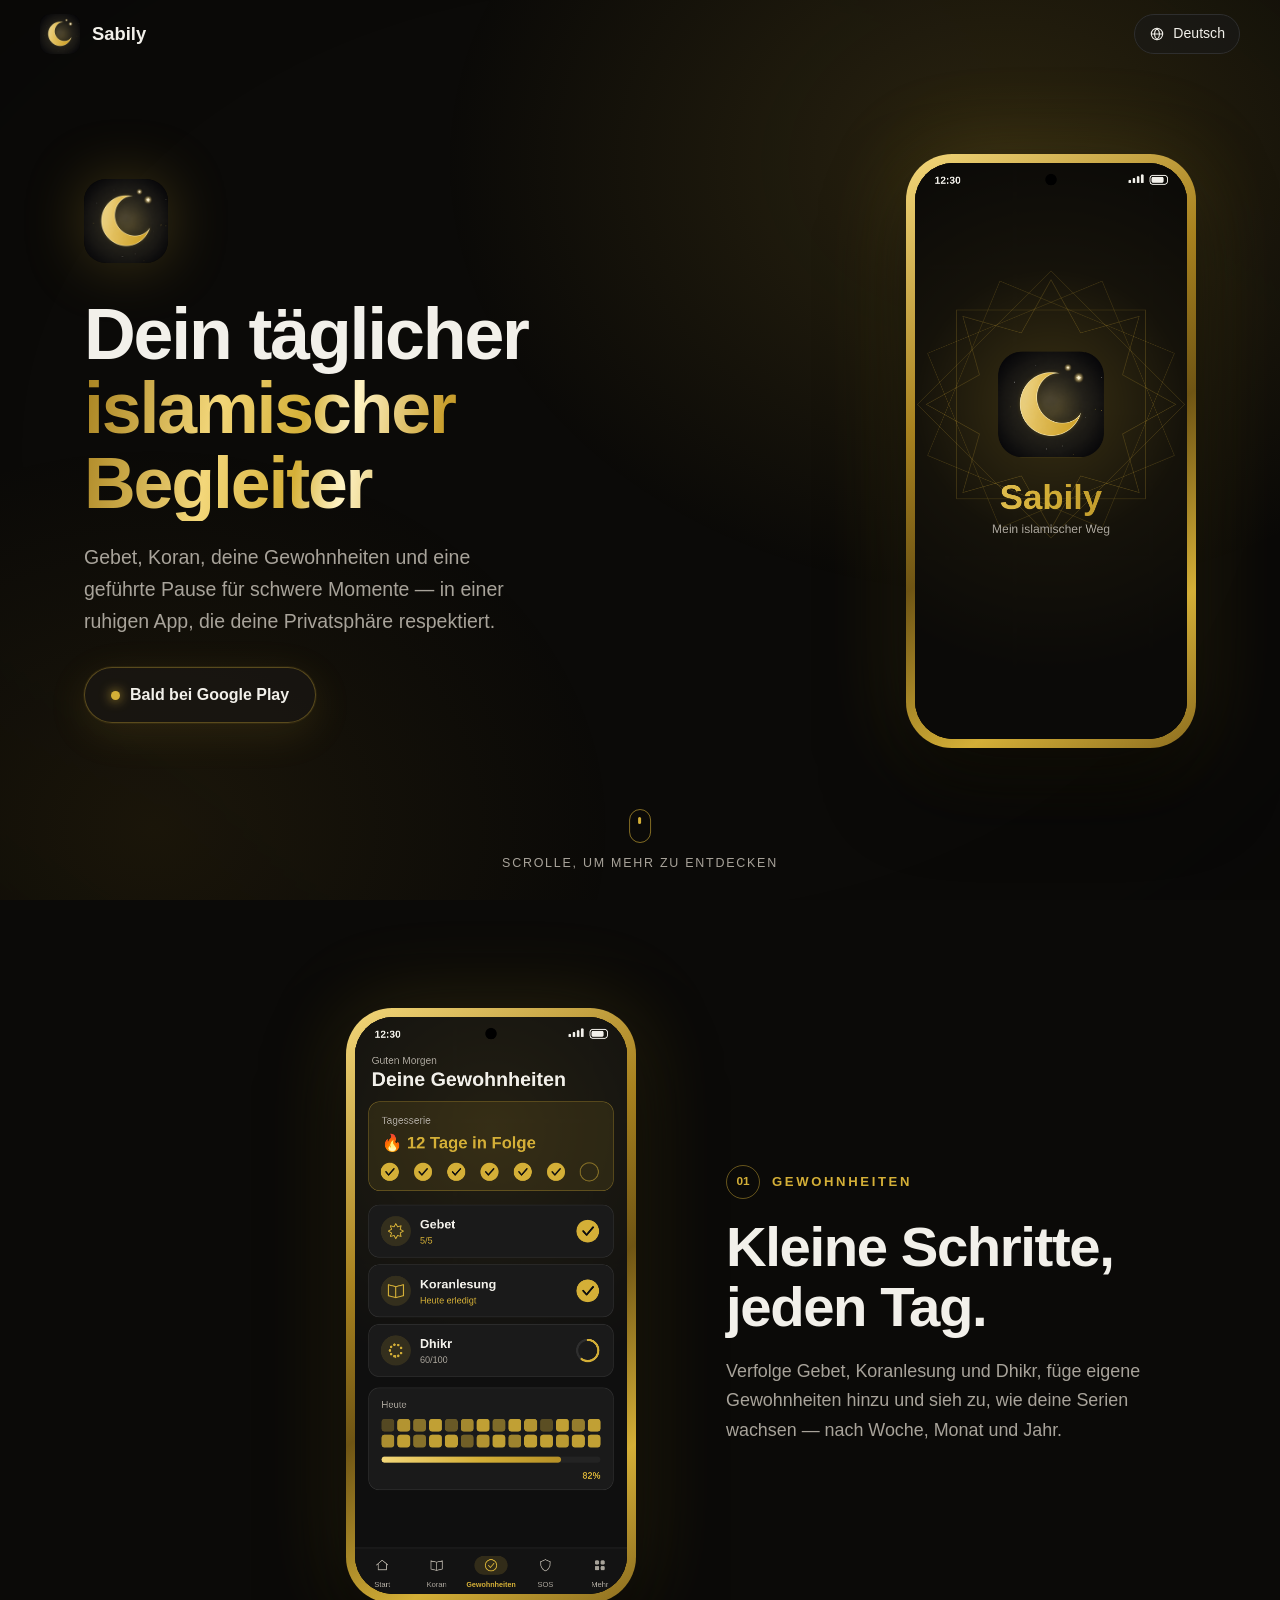
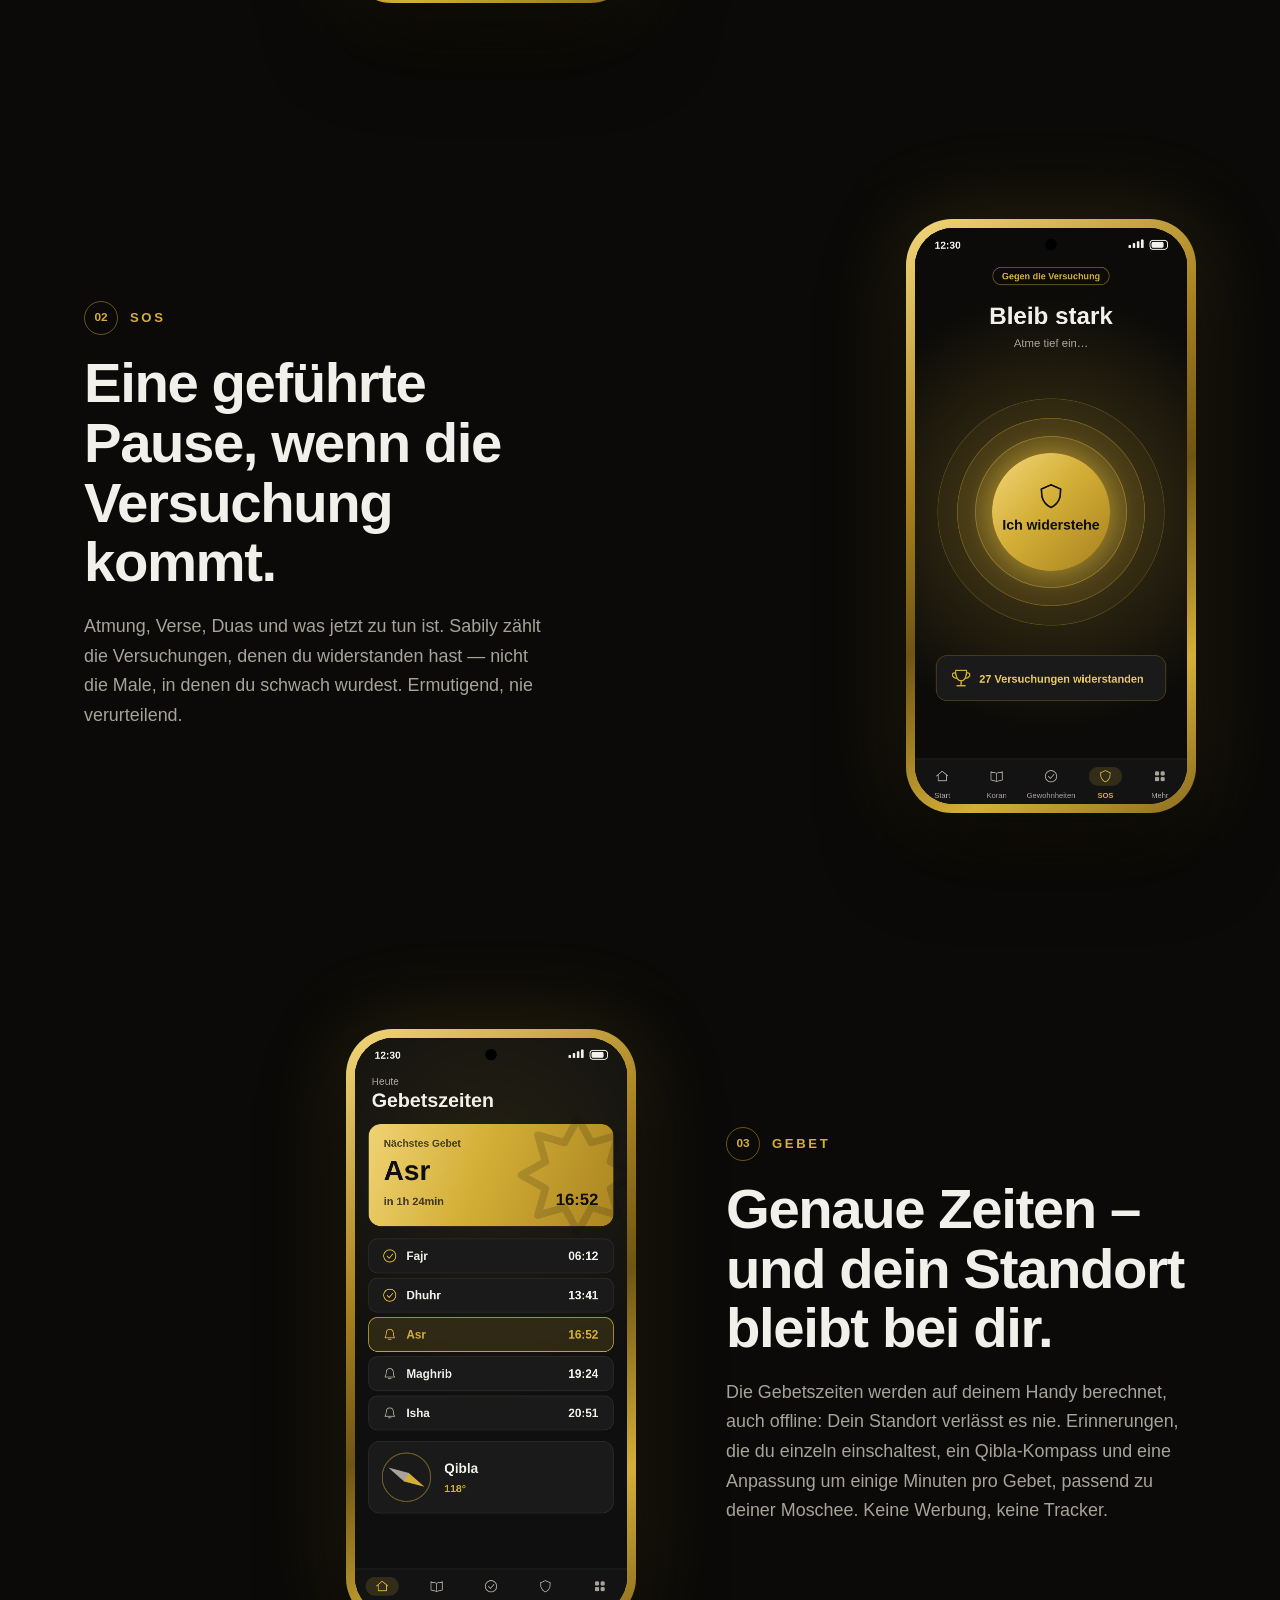
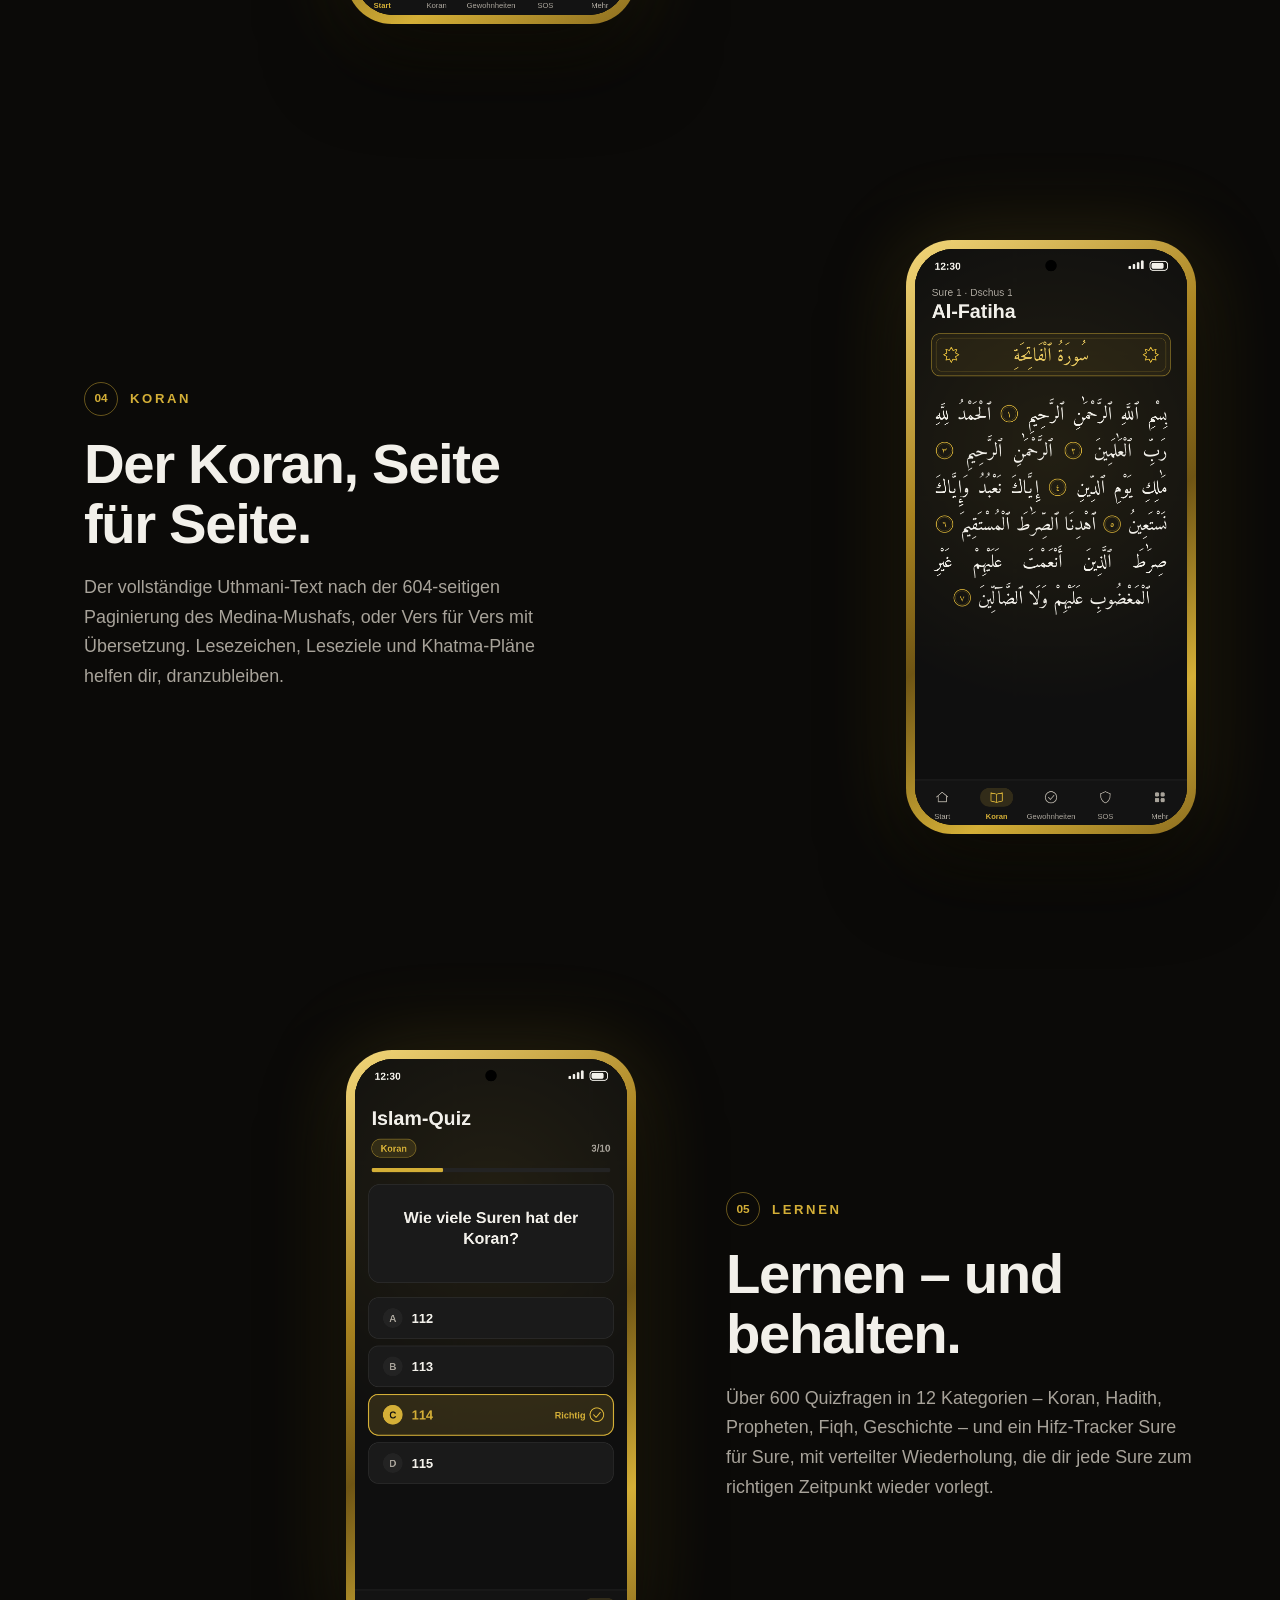
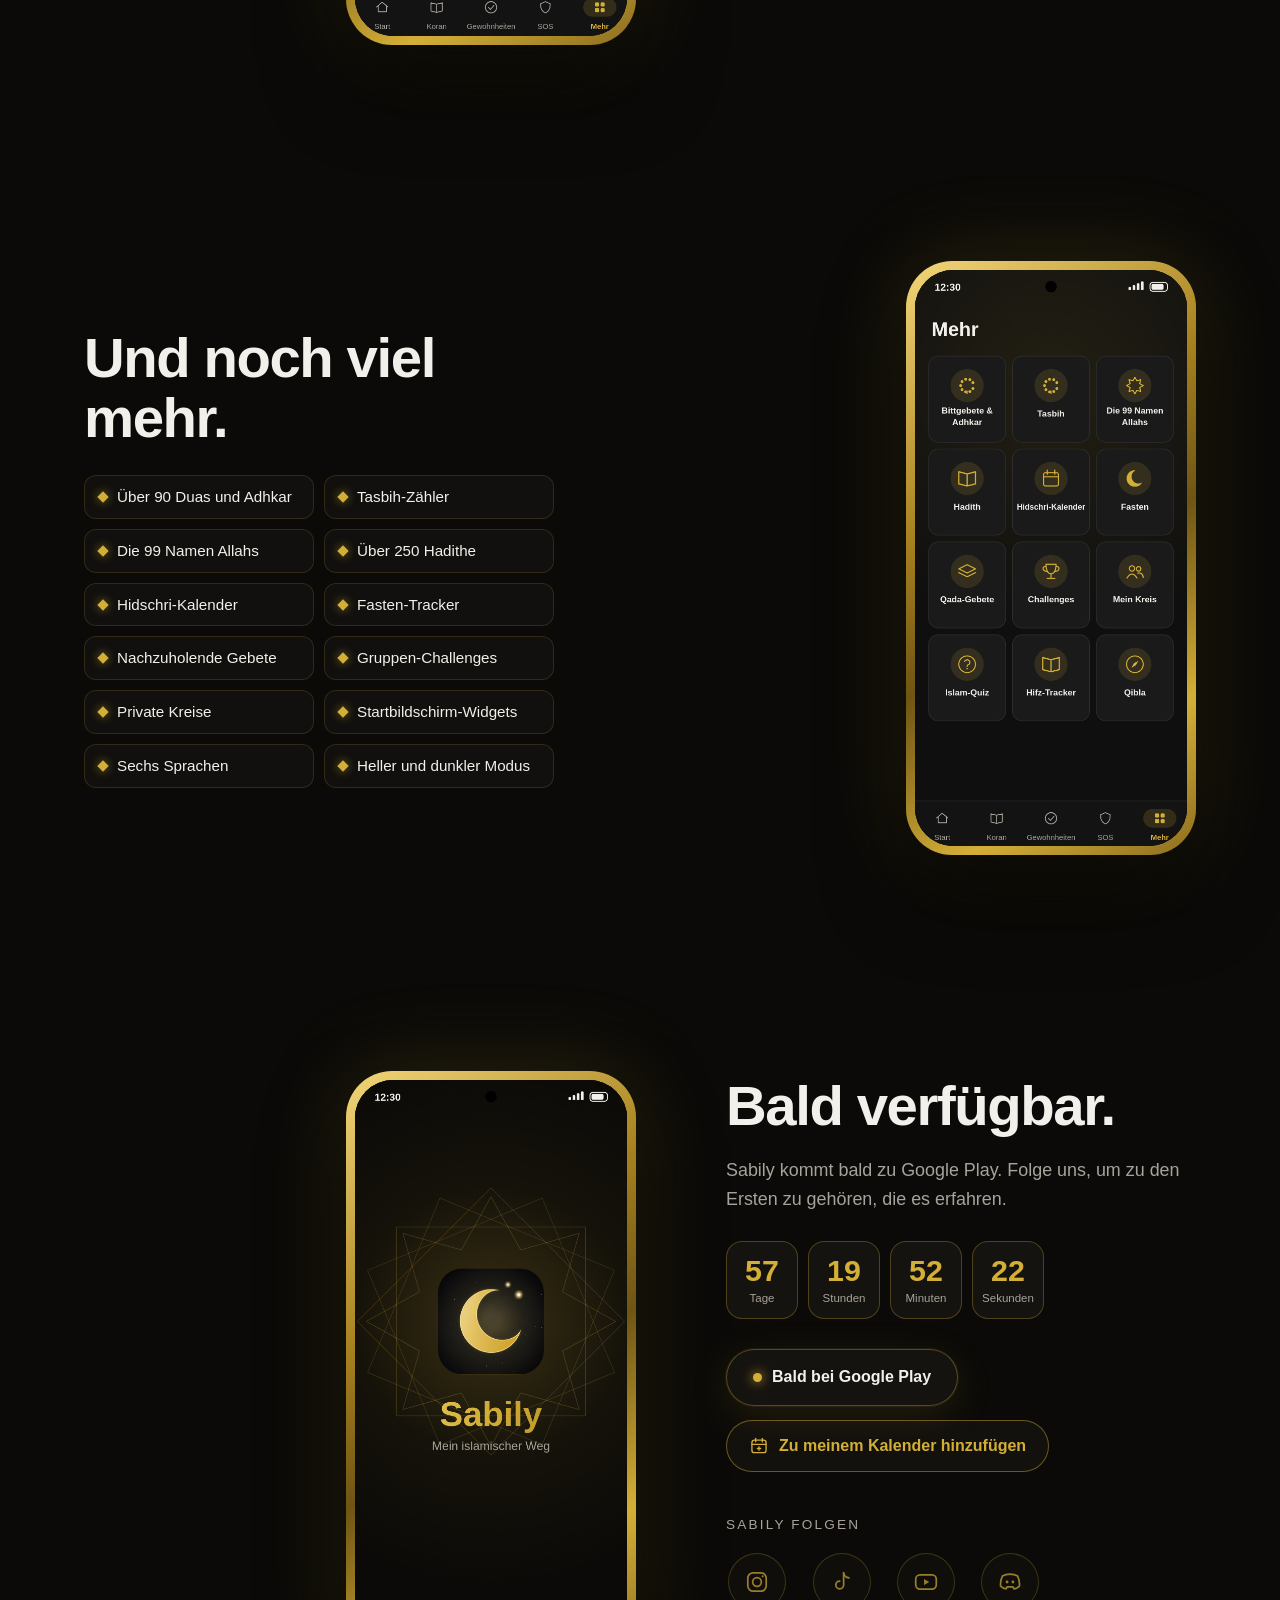
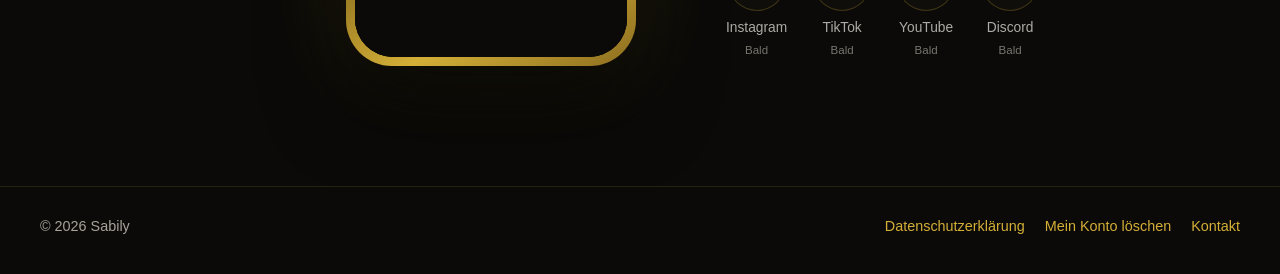
<file: de/index.html>
<!doctype html>
<html lang="de" dir="ltr">
<head>
<meta charset="utf-8">
<meta name="viewport" content="width=device-width, initial-scale=1">
<title>Sabily — Mein islamischer Weg</title>
<meta name="description" content="Sabily: Gebetszeiten, die auf deinem Handy berechnet werden, der Koran, tägliche Gewohnheiten, ein SOS gegen Versuchungen und mehr. Ohne Werbung und mit Respekt für deine Privatsphäre.">
<meta name="theme-color" content="#0F0F0F">
<link rel="canonical" href="https://Ayoubdev08.github.io/sabily-web/de/">
<link rel="alternate" hreflang="en" href="https://Ayoubdev08.github.io/sabily-web/">
<link rel="alternate" hreflang="fr" href="https://Ayoubdev08.github.io/sabily-web/fr/">
<link rel="alternate" hreflang="ar" href="https://Ayoubdev08.github.io/sabily-web/ar/">
<link rel="alternate" hreflang="es" href="https://Ayoubdev08.github.io/sabily-web/es/">
<link rel="alternate" hreflang="de" href="https://Ayoubdev08.github.io/sabily-web/de/">
<link rel="alternate" hreflang="it" href="https://Ayoubdev08.github.io/sabily-web/it/">
<link rel="alternate" hreflang="x-default" href="https://Ayoubdev08.github.io/sabily-web/">
<link rel="icon" type="image/png" href="../assets/favicon-64.png">
<link rel="apple-touch-icon" href="../assets/logo-192.png">
<meta property="og:type" content="website">
<meta property="og:title" content="Sabily — Mein islamischer Weg">
<meta property="og:description" content="Sabily: Gebetszeiten, die auf deinem Handy berechnet werden, der Koran, tägliche Gewohnheiten, ein SOS gegen Versuchungen und mehr. Ohne Werbung und mit Respekt für deine Privatsphäre.">
<meta property="og:image" content="https://Ayoubdev08.github.io/sabily-web/assets/og-de.jpg">
<meta property="og:image:width" content="1200">
<meta property="og:image:height" content="630">
<meta name="twitter:card" content="summary_large_image">
<meta property="og:url" content="https://Ayoubdev08.github.io/sabily-web/de/">
<link rel="stylesheet" href="../assets/style.css">
<link rel="stylesheet" href="../assets/landing.css">
<script>
(function(){var d=document.documentElement,ok=true;d.classList.add('js');
try{var n=navigator;
if(location.search.indexOf('no3d')>=0)ok=false;
else if(matchMedia('(prefers-reduced-motion: reduce)').matches)ok=false;
else if((n.hardwareConcurrency&&n.hardwareConcurrency<=2)||(n.deviceMemory&&n.deviceMemory<=2))ok=false;
else{var c=document.createElement('canvas');ok=!!c.getContext('webgl2');}}catch(e){ok=false;}
d.classList.add(ok?'is3d':'no3d');})();
</script>
</head>
<body class="landing">
<a class="skip" href="#main">Zum Inhalt springen</a>
<header class="site-header">
  <div class="wrap">
    <a class="brand" href="./">
      <img src="../assets/logo-192.png" alt="" width="40" height="40">
      <span>Sabily</span>
    </a>
    <details class="lang">
      <summary aria-label="Language"><svg class="ic" viewBox="0 0 24 24" aria-hidden="true"><circle cx="12" cy="12" r="8.5"/><path d="M3.5 12h17M12 3.5c2.6 2.4 3.8 5.2 3.8 8.5s-1.2 6.1-3.8 8.5c-2.6-2.4-3.8-5.2-3.8-8.5s1.2-6.1 3.8-8.5z"/></svg><span>Deutsch</span></summary>
      <nav aria-label="Language">
<a href="../" hreflang="en" lang="en">English</a>
<a href="../fr/" hreflang="fr" lang="fr">Français</a>
<a href="../ar/" hreflang="ar" lang="ar">العربية</a>
<a href="../es/" hreflang="es" lang="es">Español</a>
<span aria-current="true">Deutsch</span>
<a href="../it/" hreflang="it" lang="it">Italiano</a>
      </nav>
    </details>
  </div>
</header>
<main id="main">
<div class="decor" aria-hidden="true"></div>
<canvas id="stage" aria-hidden="true"></canvas>
<div class="progress" aria-hidden="true"></div>
<section class="scene scene-hero" id="hero" data-screen="splash" data-side="start" aria-labelledby="h-hero">
  <div class="wrap">
    <div class="copy">
      <img class="logo" src="../assets/logo-192.png" alt="Sabily" width="96" height="96">
      <h1 id="h-hero">Dein täglicher <em>islamischer Begleiter</em></h1>
      <p class="lead">Gebet, Koran, deine Gewohnheiten und eine geführte Pause für schwere Momente — in einer ruhigen App, die deine Privatsphäre respektiert.</p>
      <span class="pill" aria-disabled="true">Bald bei Google Play</span>
    </div>
    <figure class="still" data-screen="splash" aria-hidden="true"><div class="still-screen"></div></figure>
  </div>
  <div class="scroll-hint" aria-hidden="true"><span class="mouse"></span>Scrolle, um mehr zu entdecken</div>
</section>
<section class="scene scene-habits" id="habits" data-screen="habits" data-side="end" aria-labelledby="h-habits">
  <div class="wrap">
    <div class="copy">
      <p class="kicker"><span class="num">01</span>Gewohnheiten</p>
      <h2 id="h-habits">Kleine Schritte, jeden Tag.</h2>
      <p class="text">Verfolge Gebet, Koranlesung und Dhikr, füge eigene Gewohnheiten hinzu und sieh zu, wie deine Serien wachsen — nach Woche, Monat und Jahr.</p>
    </div>
    <figure class="still" data-screen="habits" aria-hidden="true"><div class="still-screen"></div></figure>
  </div>
</section>
<section class="scene scene-sos" id="sos" data-screen="sos" data-side="start" aria-labelledby="h-sos">
  <div class="wrap">
    <div class="copy">
      <p class="kicker"><span class="num">02</span>SOS</p>
      <h2 id="h-sos">Eine geführte Pause, wenn die Versuchung kommt.</h2>
      <p class="text">Atmung, Verse, Duas und was jetzt zu tun ist. Sabily zählt die Versuchungen, denen du widerstanden hast — nicht die Male, in denen du schwach wurdest. Ermutigend, nie verurteilend.</p>
    </div>
    <figure class="still" data-screen="sos" aria-hidden="true"><div class="still-screen"></div></figure>
  </div>
</section>
<section class="scene scene-prayer" id="prayer" data-screen="prayer" data-side="end" aria-labelledby="h-prayer">
  <div class="wrap">
    <div class="copy">
      <p class="kicker"><span class="num">03</span>Gebet</p>
      <h2 id="h-prayer">Genaue Zeiten – und dein Standort bleibt bei dir.</h2>
      <p class="text">Die Gebetszeiten werden auf deinem Handy berechnet, auch offline: Dein Standort verlässt es nie. Erinnerungen, die du einzeln einschaltest, ein Qibla-Kompass und eine Anpassung um einige Minuten pro Gebet, passend zu deiner Moschee. Keine Werbung, keine Tracker.</p>
    </div>
    <figure class="still" data-screen="prayer" aria-hidden="true"><div class="still-screen"></div></figure>
  </div>
</section>
<section class="scene scene-quran" id="quran" data-screen="quran" data-side="start" aria-labelledby="h-quran">
  <div class="wrap">
    <div class="copy">
      <p class="kicker"><span class="num">04</span>Koran</p>
      <h2 id="h-quran">Der Koran, Seite für Seite.</h2>
      <p class="text">Der vollständige Uthmani-Text nach der 604-seitigen Paginierung des Medina-Mushafs, oder Vers für Vers mit Übersetzung. Lesezeichen, Leseziele und Khatma-Pläne helfen dir, dranzubleiben.</p>
    </div>
    <figure class="still" data-screen="quran" aria-hidden="true"><div class="still-screen"></div></figure>
  </div>
</section>
<section class="scene scene-learn" id="learn" data-screen="quiz" data-side="end" aria-labelledby="h-learn">
  <div class="wrap">
    <div class="copy">
      <p class="kicker"><span class="num">05</span>Lernen</p>
      <h2 id="h-learn">Lernen – und behalten.</h2>
      <p class="text">Über 600 Quizfragen in 12 Kategorien – Koran, Hadith, Propheten, Fiqh, Geschichte – und ein Hifz-Tracker Sure für Sure, mit verteilter Wiederholung, die dir jede Sure zum richtigen Zeitpunkt wieder vorlegt.</p>
    </div>
    <figure class="still" data-screen="quiz" aria-hidden="true"><div class="still-screen"></div></figure>
  </div>
</section>
<section class="scene scene-more" id="more" data-screen="more" data-side="start" aria-labelledby="h-more">
  <div class="wrap">
    <div class="copy">
      <h2 id="h-more">Und noch viel mehr.</h2>
      <ul class="chips">
        <li>Über 90 Duas und Adhkar</li>
        <li>Tasbih-Zähler</li>
        <li>Die 99 Namen Allahs</li>
        <li>Über 250 Hadithe</li>
        <li>Hidschri-Kalender</li>
        <li>Fasten-Tracker</li>
        <li>Nachzuholende Gebete</li>
        <li>Gruppen-Challenges</li>
        <li>Private Kreise</li>
        <li>Startbildschirm-Widgets</li>
        <li>Sechs Sprachen</li>
        <li>Heller und dunkler Modus</li>
      </ul>
    </div>
    <figure class="still" data-screen="more" aria-hidden="true"><div class="still-screen"></div></figure>
  </div>
</section>
<section class="scene scene-cta" id="cta" data-screen="countdown" data-side="end" aria-labelledby="h-cta">
  <div class="wrap">
    <div class="copy">
      <h2 id="h-cta">Bald verfügbar.</h2>
      <p class="text">Sabily kommt bald zu Google Play. Folge uns, um zu den Ersten zu gehören, die es erfahren.</p>
      <div class="countdown" aria-label="Start in 1. Februar 2027">
        <div><span data-unit>--</span><small>Tage</small></div>
        <div><span data-unit>--</span><small>Stunden</small></div>
        <div><span data-unit>--</span><small>Minuten</small></div>
        <div><span data-unit>--</span><small>Sekunden</small></div>
      </div>
      <span class="pill" aria-disabled="true">Bald bei Google Play</span>
      <a class="cal" href="../assets/sabily-de.ics" download><svg class="ic" viewBox="0 0 24 24" aria-hidden="true"><rect x="3.5" y="5" width="17" height="15" rx="3"/><path d="M3.5 10h17M8 3v4M16 3v4M12 13v4M10 15h4"/></svg>Zu meinem Kalender hinzufügen</a>
      <p class="follow">Sabily folgen</p>
      <ul class="social">
        <li><span class="soc soon" aria-disabled="true"><svg class="ic" viewBox="0 0 24 24" aria-hidden="true"><rect x="3.5" y="3.5" width="17" height="17" rx="5"/><circle cx="12" cy="12" r="4"/><circle cx="17.2" cy="6.8" r="1" class="fill"/></svg><span>Instagram</span><small>Bald</small></span></li>
        <li><span class="soc soon" aria-disabled="true"><svg class="ic" viewBox="0 0 24 24" aria-hidden="true"><path d="M13.5 3.5v11.2a3.6 3.6 0 1 1-3.6-3.6"/><path d="M13.5 3.5c.4 2.6 2.2 4.3 5 4.6"/></svg><span>TikTok</span><small>Bald</small></span></li>
        <li><span class="soc soon" aria-disabled="true"><svg class="ic" viewBox="0 0 24 24" aria-hidden="true"><rect x="2.5" y="5.5" width="19" height="13" rx="4"/><path d="M10.2 9.2v5.6l4.8-2.8z" class="fill"/></svg><span>YouTube</span><small>Bald</small></span></li>
        <li><span class="soc soon" aria-disabled="true"><svg class="ic" viewBox="0 0 24 24" aria-hidden="true"><path d="M5 6.5c2-1.3 4-1.8 7-1.8s5 .5 7 1.8c1.4 2.7 2 5.8 1.7 9.3-1.6 1.4-3.3 2.2-5 2.6l-1-1.8h-5.4l-1 1.8c-1.7-.4-3.4-1.2-5-2.6C3 12.3 3.6 9.2 5 6.5z"/><circle cx="9.3" cy="12" r="1.3" class="fill"/><circle cx="14.7" cy="12" r="1.3" class="fill"/></svg><span>Discord</span><small>Bald</small></span></li>
      </ul>
    </div>
    <figure class="still" data-screen="countdown" aria-hidden="true"><div class="still-screen"></div></figure>
  </div>
</section>
</main>
<footer class="site-footer">
  <div class="wrap">
    <!-- dir="ltr" : sans lui, en arabe, « © 2026 Sabily » s'affiche à l'envers
         (« Sabily 2026 © »), l'algorithme bidirectionnel recollant les morceaux. -->
    <span dir="ltr">© 2026 Sabily</span>
    <nav>
      <a href="privacy.html">Datenschutzerklärung</a>
      <a href="../delete-account.html">Mein Konto löschen</a>
      <a href="mailto:sabilyofficial@gmail.com">Kontakt</a>
      
    </nav>
  </div>
</footer>
<script type="application/json" id="site-data">{"lang":"de","dir":"ltr","base":"../","labels":{"nextPrayer":"Nächstes Gebet","prayerTimes":"Gebetszeiten","dailyStreak":"Tagesserie","streakDaysInARow":"🔥 {n} Tage in Folge","habitPrayer":"Gebet","habitQuran":"Koranlesung","habitDhikr":"Dhikr","yourHabits":"Deine Gewohnheiten","completedToday":"Heute erledigt","sosButtonWord":"Ich widerstehe","sosTitle":"Bleib stark","sosBreatheIn":"Atme tief ein…","sosVictories":"{n} Versuchungen widerstanden","sosPurposeTag":"Gegen die Versuchung","settings":"Einstellungen","deleteAccount":"Mein Konto löschen","privacySecurity":"Datenschutz & Sicherheit","notifications":"Benachrichtigungen","quiz":"Islam-Quiz","catQuran":"Koran","hifzTracker":"Hifz-Tracker","hifzMemorized":"Auswendig","hifzInProgress":"In Arbeit","hifzDueToday":"Heute fällig","overallProgress":"Gesamtfortschritt","qibla":"Qibla","today":"Heute","goodMorning":"Guten Morgen","moreTitle":"Mehr","duasTitle":"Bittgebete & Adhkar","tasbeeh":"Tasbih","asmaTitle":"Die 99 Namen Allahs","hadithTitle":"Hadith","hijriTitle":"Hidschri-Kalender","fastTitle":"Fasten","qadaTitle":"Qada-Gebete","challenges":"Challenges","myCircle":"Mein Kreis","navHome":"Start","navQuran":"Koran","navHabits":"Gewohnheiten","navSos":"SOS","navMore":"Mehr","inTime":"in {time}","surahNumber":"Sure {n}","juzLabel":"Dschus {n}","correct":"Richtig"},"tagline":"Mein islamischer Weg","prayerNames":["Fajr","Dhuhr","Asr","Maghrib","Isha"],"surahNames":["Al-Fatiha","Al-Ikhlas","Al-Falaq","An-Nas","Al-Mulk","Al-Kahf"],"quiz":{"q":"Wie viele Suren hat der Koran?","options":["112","113","114","115"],"correct":2},"fatihaTitle":"سُورَةُ ٱلْفَاتِحَةِ","fatiha":["بِسْمِ ٱللَّهِ ٱلرَّحْمَٰنِ ٱلرَّحِيمِ","ٱلْحَمْدُ لِلَّهِ رَبِّ ٱلْعَٰلَمِينَ","ٱلرَّحْمَٰنِ ٱلرَّحِيمِ","مَٰلِكِ يَوْمِ ٱلدِّينِ","إِيَّاكَ نَعْبُدُ وَإِيَّاكَ نَسْتَعِينُ","ٱهْدِنَا ٱلصِّرَٰطَ ٱلْمُسْتَقِيمَ","صِرَٰطَ ٱلَّذِينَ أَنْعَمْتَ عَلَيْهِمْ غَيْرِ ٱلْمَغْضُوبِ عَلَيْهِمْ وَلَا ٱلضَّآلِّينَ"],"screens":{},"countdown":{"target":"2027-02-01T00:00:00","title":"Start in","units":["Tage","Stunden","Minuten","Sekunden"],"date":"1. Februar 2027","soon":"Sehr bald","available":null}}</script>
<script type="module" src="../assets/landing.js"></script>
</body>
</html>
</file>
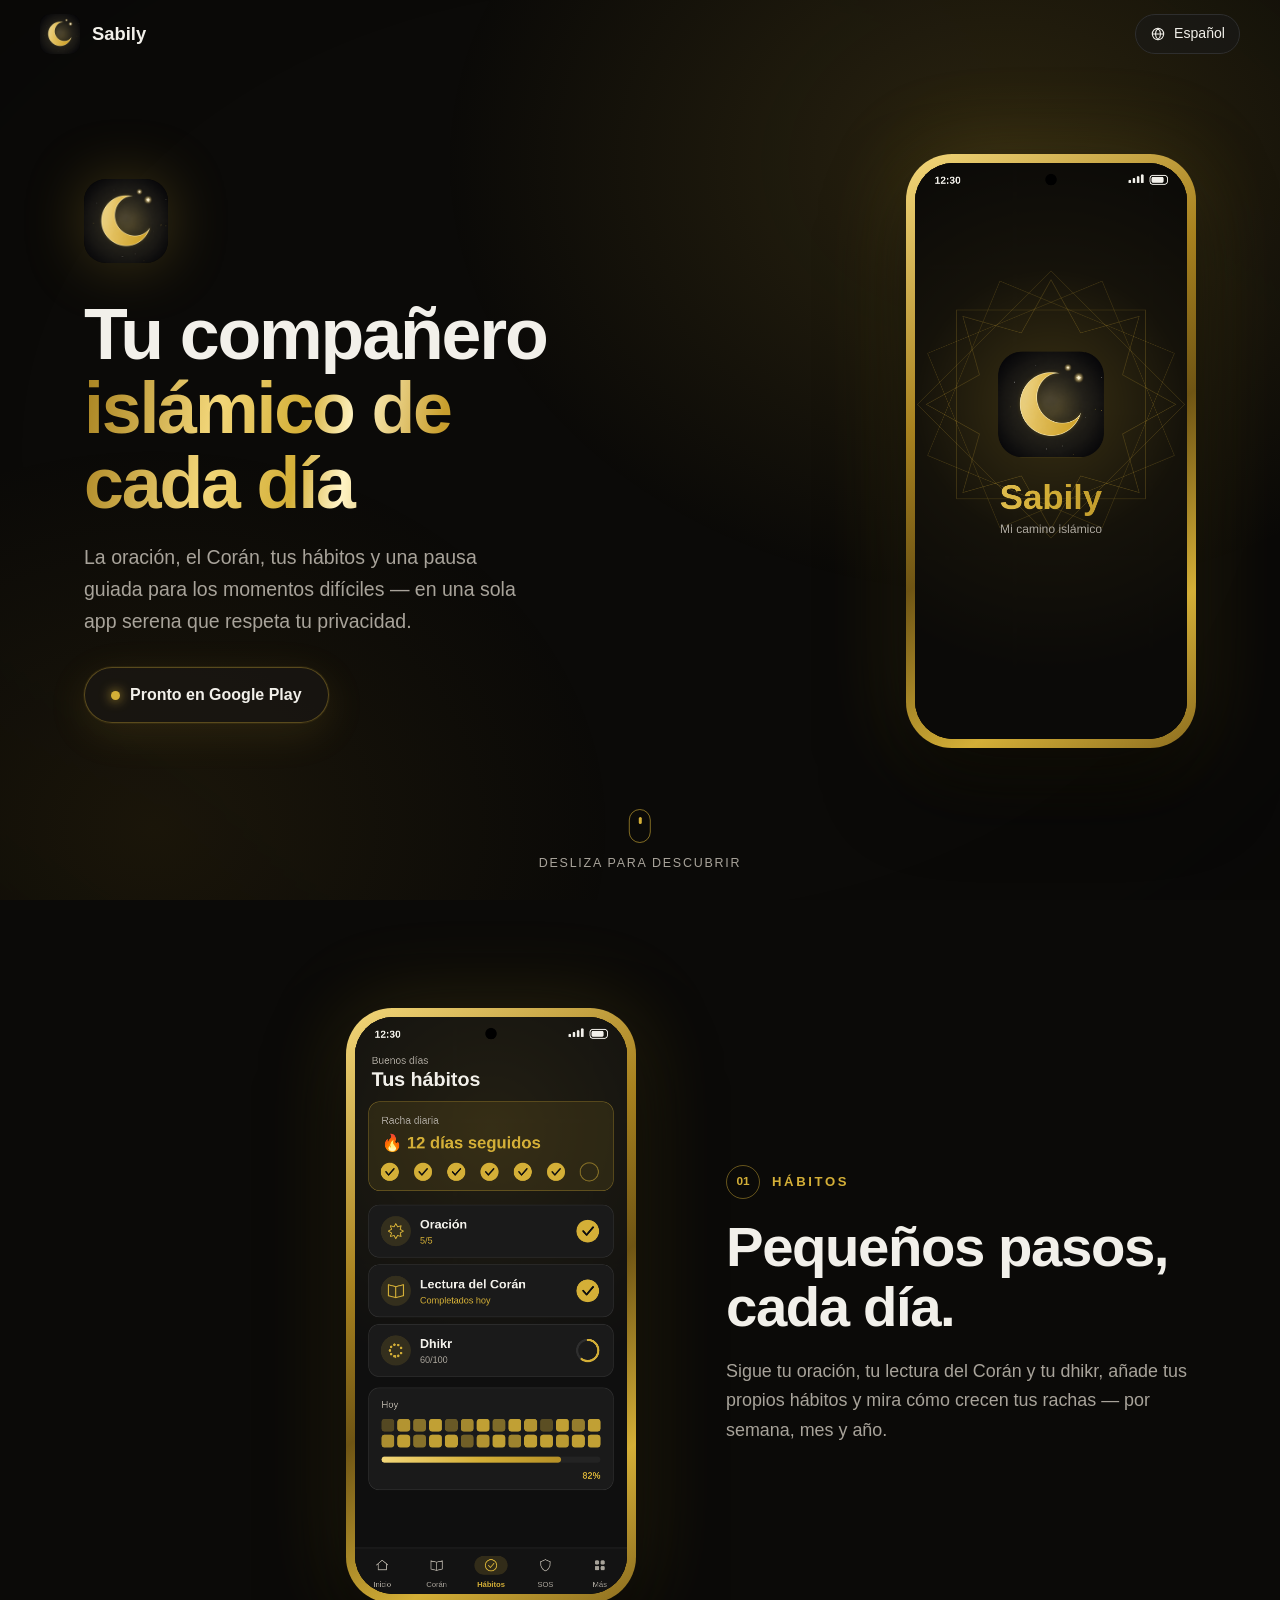
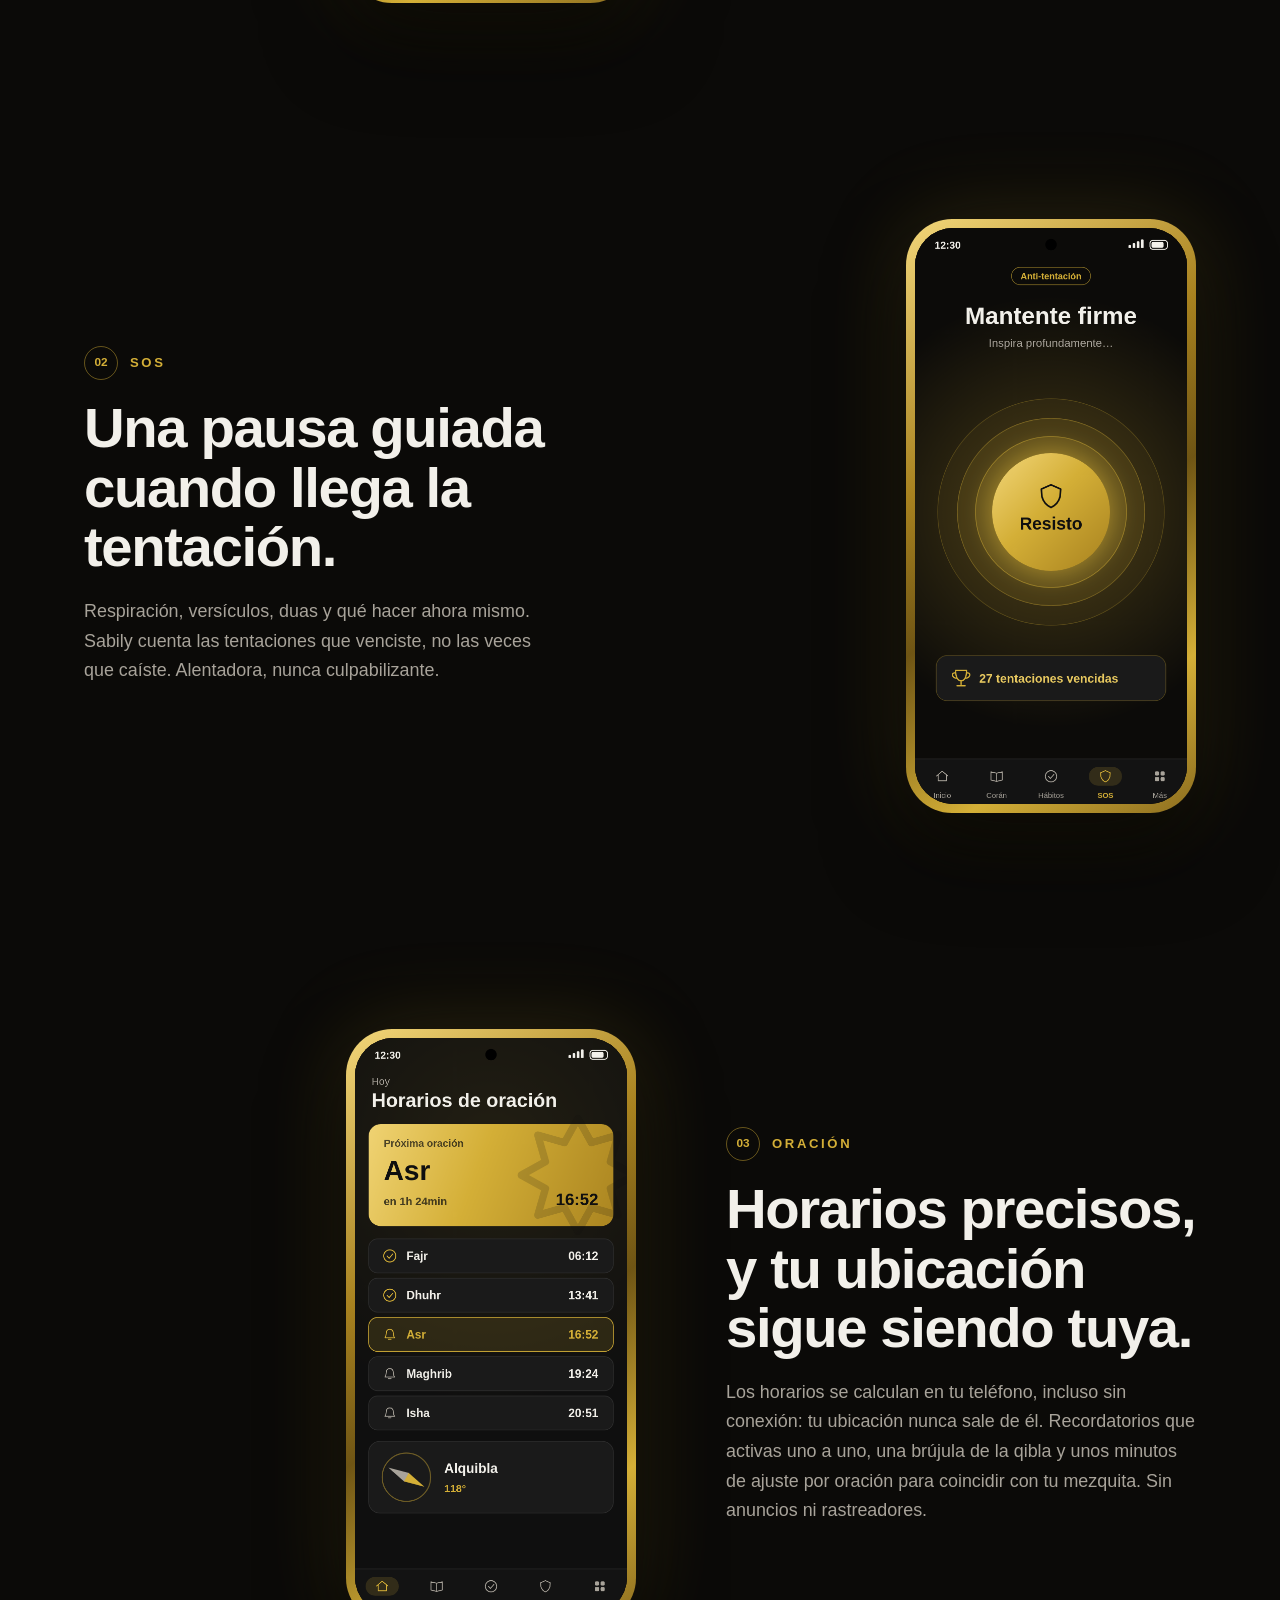
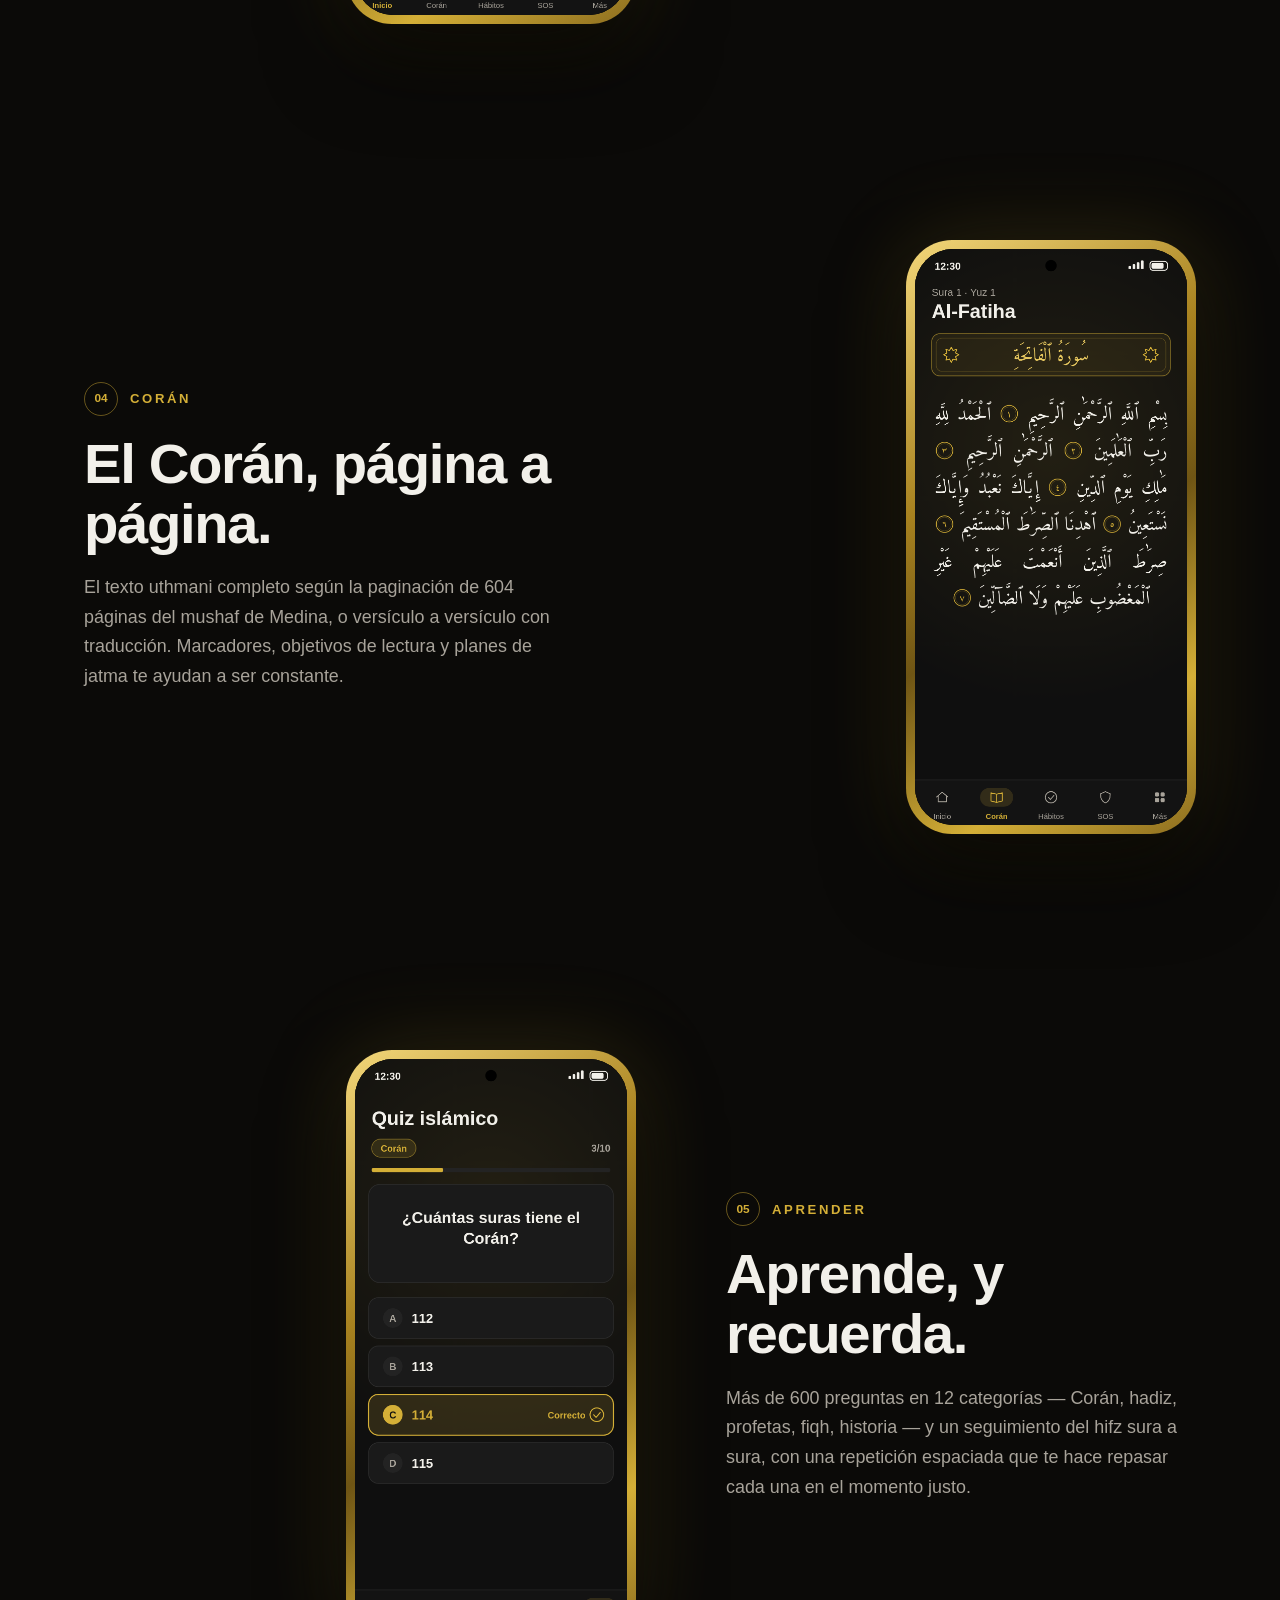
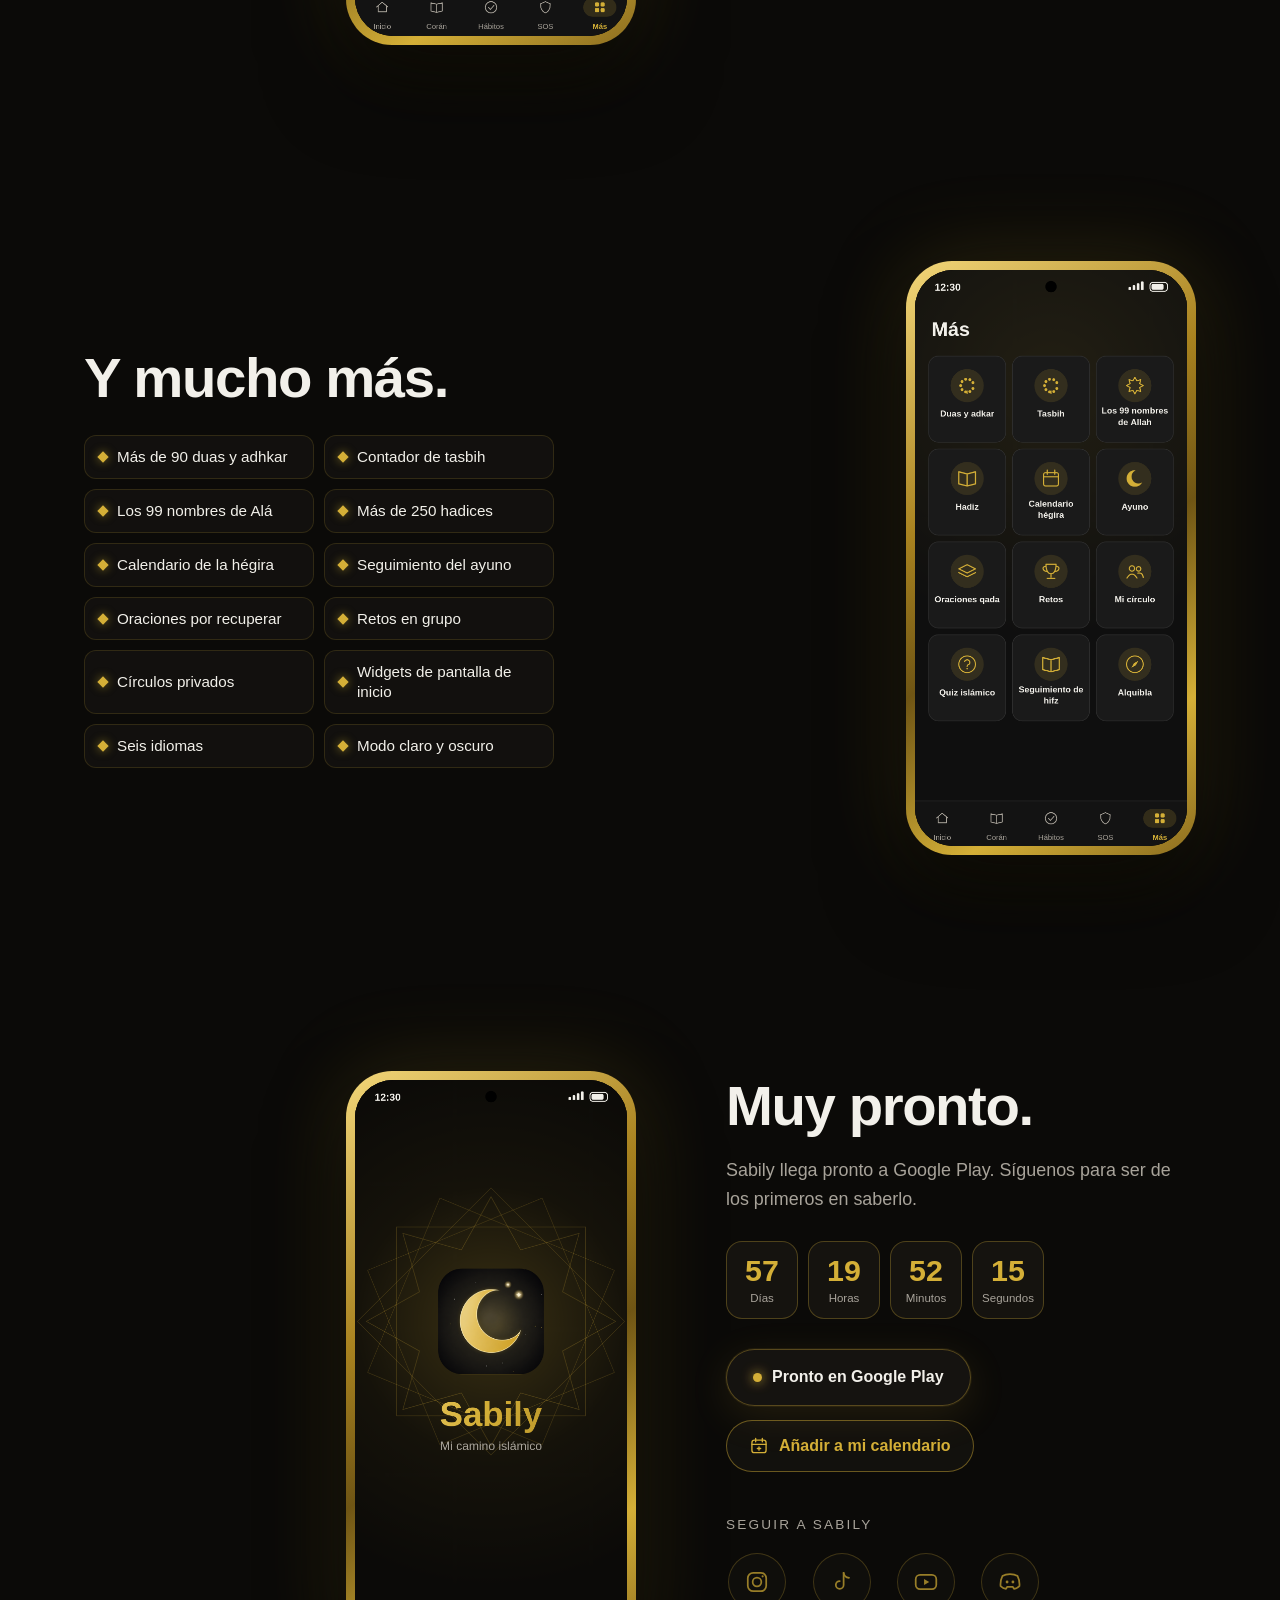
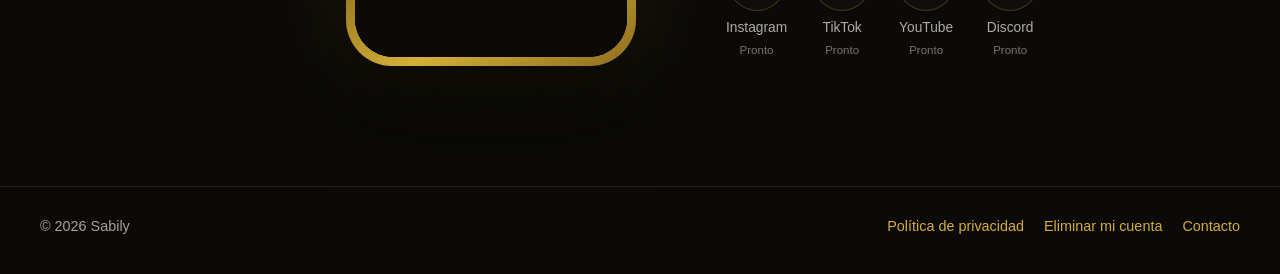
<file: es/index.html>
<!doctype html>
<html lang="es" dir="ltr">
<head>
<meta charset="utf-8">
<meta name="viewport" content="width=device-width, initial-scale=1">
<title>Sabily — Mi camino islámico</title>
<meta name="description" content="Sabily: horarios de oración calculados en tu teléfono, el Corán, hábitos diarios, un SOS contra la tentación y más. Sin anuncios y respetuosa con tu privacidad.">
<meta name="theme-color" content="#0F0F0F">
<link rel="canonical" href="https://Ayoubdev08.github.io/sabily-web/es/">
<link rel="alternate" hreflang="en" href="https://Ayoubdev08.github.io/sabily-web/">
<link rel="alternate" hreflang="fr" href="https://Ayoubdev08.github.io/sabily-web/fr/">
<link rel="alternate" hreflang="ar" href="https://Ayoubdev08.github.io/sabily-web/ar/">
<link rel="alternate" hreflang="es" href="https://Ayoubdev08.github.io/sabily-web/es/">
<link rel="alternate" hreflang="de" href="https://Ayoubdev08.github.io/sabily-web/de/">
<link rel="alternate" hreflang="it" href="https://Ayoubdev08.github.io/sabily-web/it/">
<link rel="alternate" hreflang="x-default" href="https://Ayoubdev08.github.io/sabily-web/">
<link rel="icon" type="image/png" href="../assets/favicon-64.png">
<link rel="apple-touch-icon" href="../assets/logo-192.png">
<meta property="og:type" content="website">
<meta property="og:title" content="Sabily — Mi camino islámico">
<meta property="og:description" content="Sabily: horarios de oración calculados en tu teléfono, el Corán, hábitos diarios, un SOS contra la tentación y más. Sin anuncios y respetuosa con tu privacidad.">
<meta property="og:image" content="https://Ayoubdev08.github.io/sabily-web/assets/og-es.jpg">
<meta property="og:image:width" content="1200">
<meta property="og:image:height" content="630">
<meta name="twitter:card" content="summary_large_image">
<meta property="og:url" content="https://Ayoubdev08.github.io/sabily-web/es/">
<link rel="stylesheet" href="../assets/style.css">
<link rel="stylesheet" href="../assets/landing.css">
<script>
(function(){var d=document.documentElement,ok=true;d.classList.add('js');
try{var n=navigator;
if(location.search.indexOf('no3d')>=0)ok=false;
else if(matchMedia('(prefers-reduced-motion: reduce)').matches)ok=false;
else if((n.hardwareConcurrency&&n.hardwareConcurrency<=2)||(n.deviceMemory&&n.deviceMemory<=2))ok=false;
else{var c=document.createElement('canvas');ok=!!c.getContext('webgl2');}}catch(e){ok=false;}
d.classList.add(ok?'is3d':'no3d');})();
</script>
</head>
<body class="landing">
<a class="skip" href="#main">Saltar al contenido</a>
<header class="site-header">
  <div class="wrap">
    <a class="brand" href="./">
      <img src="../assets/logo-192.png" alt="" width="40" height="40">
      <span>Sabily</span>
    </a>
    <details class="lang">
      <summary aria-label="Language"><svg class="ic" viewBox="0 0 24 24" aria-hidden="true"><circle cx="12" cy="12" r="8.5"/><path d="M3.5 12h17M12 3.5c2.6 2.4 3.8 5.2 3.8 8.5s-1.2 6.1-3.8 8.5c-2.6-2.4-3.8-5.2-3.8-8.5s1.2-6.1 3.8-8.5z"/></svg><span>Español</span></summary>
      <nav aria-label="Language">
<a href="../" hreflang="en" lang="en">English</a>
<a href="../fr/" hreflang="fr" lang="fr">Français</a>
<a href="../ar/" hreflang="ar" lang="ar">العربية</a>
<span aria-current="true">Español</span>
<a href="../de/" hreflang="de" lang="de">Deutsch</a>
<a href="../it/" hreflang="it" lang="it">Italiano</a>
      </nav>
    </details>
  </div>
</header>
<main id="main">
<div class="decor" aria-hidden="true"></div>
<canvas id="stage" aria-hidden="true"></canvas>
<div class="progress" aria-hidden="true"></div>
<section class="scene scene-hero" id="hero" data-screen="splash" data-side="start" aria-labelledby="h-hero">
  <div class="wrap">
    <div class="copy">
      <img class="logo" src="../assets/logo-192.png" alt="Sabily" width="96" height="96">
      <h1 id="h-hero">Tu compañero <em>islámico de cada día</em></h1>
      <p class="lead">La oración, el Corán, tus hábitos y una pausa guiada para los momentos difíciles — en una sola app serena que respeta tu privacidad.</p>
      <span class="pill" aria-disabled="true">Pronto en Google Play</span>
    </div>
    <figure class="still" data-screen="splash" aria-hidden="true"><div class="still-screen"></div></figure>
  </div>
  <div class="scroll-hint" aria-hidden="true"><span class="mouse"></span>Desliza para descubrir</div>
</section>
<section class="scene scene-habits" id="habits" data-screen="habits" data-side="end" aria-labelledby="h-habits">
  <div class="wrap">
    <div class="copy">
      <p class="kicker"><span class="num">01</span>Hábitos</p>
      <h2 id="h-habits">Pequeños pasos, cada día.</h2>
      <p class="text">Sigue tu oración, tu lectura del Corán y tu dhikr, añade tus propios hábitos y mira cómo crecen tus rachas — por semana, mes y año.</p>
    </div>
    <figure class="still" data-screen="habits" aria-hidden="true"><div class="still-screen"></div></figure>
  </div>
</section>
<section class="scene scene-sos" id="sos" data-screen="sos" data-side="start" aria-labelledby="h-sos">
  <div class="wrap">
    <div class="copy">
      <p class="kicker"><span class="num">02</span>SOS</p>
      <h2 id="h-sos">Una pausa guiada cuando llega la tentación.</h2>
      <p class="text">Respiración, versículos, duas y qué hacer ahora mismo. Sabily cuenta las tentaciones que venciste, no las veces que caíste. Alentadora, nunca culpabilizante.</p>
    </div>
    <figure class="still" data-screen="sos" aria-hidden="true"><div class="still-screen"></div></figure>
  </div>
</section>
<section class="scene scene-prayer" id="prayer" data-screen="prayer" data-side="end" aria-labelledby="h-prayer">
  <div class="wrap">
    <div class="copy">
      <p class="kicker"><span class="num">03</span>Oración</p>
      <h2 id="h-prayer">Horarios precisos, y tu ubicación sigue siendo tuya.</h2>
      <p class="text">Los horarios se calculan en tu teléfono, incluso sin conexión: tu ubicación nunca sale de él. Recordatorios que activas uno a uno, una brújula de la qibla y unos minutos de ajuste por oración para coincidir con tu mezquita. Sin anuncios ni rastreadores.</p>
    </div>
    <figure class="still" data-screen="prayer" aria-hidden="true"><div class="still-screen"></div></figure>
  </div>
</section>
<section class="scene scene-quran" id="quran" data-screen="quran" data-side="start" aria-labelledby="h-quran">
  <div class="wrap">
    <div class="copy">
      <p class="kicker"><span class="num">04</span>Corán</p>
      <h2 id="h-quran">El Corán, página a página.</h2>
      <p class="text">El texto uthmani completo según la paginación de 604 páginas del mushaf de Medina, o versículo a versículo con traducción. Marcadores, objetivos de lectura y planes de jatma te ayudan a ser constante.</p>
    </div>
    <figure class="still" data-screen="quran" aria-hidden="true"><div class="still-screen"></div></figure>
  </div>
</section>
<section class="scene scene-learn" id="learn" data-screen="quiz" data-side="end" aria-labelledby="h-learn">
  <div class="wrap">
    <div class="copy">
      <p class="kicker"><span class="num">05</span>Aprender</p>
      <h2 id="h-learn">Aprende, y recuerda.</h2>
      <p class="text">Más de 600 preguntas en 12 categorías — Corán, hadiz, profetas, fiqh, historia — y un seguimiento del hifz sura a sura, con una repetición espaciada que te hace repasar cada una en el momento justo.</p>
    </div>
    <figure class="still" data-screen="quiz" aria-hidden="true"><div class="still-screen"></div></figure>
  </div>
</section>
<section class="scene scene-more" id="more" data-screen="more" data-side="start" aria-labelledby="h-more">
  <div class="wrap">
    <div class="copy">
      <h2 id="h-more">Y mucho más.</h2>
      <ul class="chips">
        <li>Más de 90 duas y adhkar</li>
        <li>Contador de tasbih</li>
        <li>Los 99 nombres de Alá</li>
        <li>Más de 250 hadices</li>
        <li>Calendario de la hégira</li>
        <li>Seguimiento del ayuno</li>
        <li>Oraciones por recuperar</li>
        <li>Retos en grupo</li>
        <li>Círculos privados</li>
        <li>Widgets de pantalla de inicio</li>
        <li>Seis idiomas</li>
        <li>Modo claro y oscuro</li>
      </ul>
    </div>
    <figure class="still" data-screen="more" aria-hidden="true"><div class="still-screen"></div></figure>
  </div>
</section>
<section class="scene scene-cta" id="cta" data-screen="countdown" data-side="end" aria-labelledby="h-cta">
  <div class="wrap">
    <div class="copy">
      <h2 id="h-cta">Muy pronto.</h2>
      <p class="text">Sabily llega pronto a Google Play. Síguenos para ser de los primeros en saberlo.</p>
      <div class="countdown" aria-label="Lanzamiento en 1 de febrero de 2027">
        <div><span data-unit>--</span><small>Días</small></div>
        <div><span data-unit>--</span><small>Horas</small></div>
        <div><span data-unit>--</span><small>Minutos</small></div>
        <div><span data-unit>--</span><small>Segundos</small></div>
      </div>
      <span class="pill" aria-disabled="true">Pronto en Google Play</span>
      <a class="cal" href="../assets/sabily-es.ics" download><svg class="ic" viewBox="0 0 24 24" aria-hidden="true"><rect x="3.5" y="5" width="17" height="15" rx="3"/><path d="M3.5 10h17M8 3v4M16 3v4M12 13v4M10 15h4"/></svg>Añadir a mi calendario</a>
      <p class="follow">Seguir a Sabily</p>
      <ul class="social">
        <li><span class="soc soon" aria-disabled="true"><svg class="ic" viewBox="0 0 24 24" aria-hidden="true"><rect x="3.5" y="3.5" width="17" height="17" rx="5"/><circle cx="12" cy="12" r="4"/><circle cx="17.2" cy="6.8" r="1" class="fill"/></svg><span>Instagram</span><small>Pronto</small></span></li>
        <li><span class="soc soon" aria-disabled="true"><svg class="ic" viewBox="0 0 24 24" aria-hidden="true"><path d="M13.5 3.5v11.2a3.6 3.6 0 1 1-3.6-3.6"/><path d="M13.5 3.5c.4 2.6 2.2 4.3 5 4.6"/></svg><span>TikTok</span><small>Pronto</small></span></li>
        <li><span class="soc soon" aria-disabled="true"><svg class="ic" viewBox="0 0 24 24" aria-hidden="true"><rect x="2.5" y="5.5" width="19" height="13" rx="4"/><path d="M10.2 9.2v5.6l4.8-2.8z" class="fill"/></svg><span>YouTube</span><small>Pronto</small></span></li>
        <li><span class="soc soon" aria-disabled="true"><svg class="ic" viewBox="0 0 24 24" aria-hidden="true"><path d="M5 6.5c2-1.3 4-1.8 7-1.8s5 .5 7 1.8c1.4 2.7 2 5.8 1.7 9.3-1.6 1.4-3.3 2.2-5 2.6l-1-1.8h-5.4l-1 1.8c-1.7-.4-3.4-1.2-5-2.6C3 12.3 3.6 9.2 5 6.5z"/><circle cx="9.3" cy="12" r="1.3" class="fill"/><circle cx="14.7" cy="12" r="1.3" class="fill"/></svg><span>Discord</span><small>Pronto</small></span></li>
      </ul>
    </div>
    <figure class="still" data-screen="countdown" aria-hidden="true"><div class="still-screen"></div></figure>
  </div>
</section>
</main>
<footer class="site-footer">
  <div class="wrap">
    <!-- dir="ltr" : sans lui, en arabe, « © 2026 Sabily » s'affiche à l'envers
         (« Sabily 2026 © »), l'algorithme bidirectionnel recollant les morceaux. -->
    <span dir="ltr">© 2026 Sabily</span>
    <nav>
      <a href="privacy.html">Política de privacidad</a>
      <a href="../delete-account.html">Eliminar mi cuenta</a>
      <a href="mailto:sabilyofficial@gmail.com">Contacto</a>
      
    </nav>
  </div>
</footer>
<script type="application/json" id="site-data">{"lang":"es","dir":"ltr","base":"../","labels":{"nextPrayer":"Próxima oración","prayerTimes":"Horarios de oración","dailyStreak":"Racha diaria","streakDaysInARow":"🔥 {n} días seguidos","habitPrayer":"Oración","habitQuran":"Lectura del Corán","habitDhikr":"Dhikr","yourHabits":"Tus hábitos","completedToday":"Completados hoy","sosButtonWord":"Resisto","sosTitle":"Mantente firme","sosBreatheIn":"Inspira profundamente…","sosVictories":"{n} tentaciones vencidas","sosPurposeTag":"Anti-tentación","settings":"Ajustes","deleteAccount":"Eliminar mi cuenta","privacySecurity":"Privacidad y seguridad","notifications":"Notificaciones","quiz":"Quiz islámico","catQuran":"Corán","hifzTracker":"Seguimiento de hifz","hifzMemorized":"Memorizadas","hifzInProgress":"En curso","hifzDueToday":"Para hoy","overallProgress":"Progreso general","qibla":"Alquibla","today":"Hoy","goodMorning":"Buenos días","moreTitle":"Más","duasTitle":"Duas y adkar","tasbeeh":"Tasbih","asmaTitle":"Los 99 nombres de Allah","hadithTitle":"Hadiz","hijriTitle":"Calendario hégira","fastTitle":"Ayuno","qadaTitle":"Oraciones qada","challenges":"Retos","myCircle":"Mi círculo","navHome":"Inicio","navQuran":"Corán","navHabits":"Hábitos","navSos":"SOS","navMore":"Más","inTime":"en {time}","surahNumber":"Sura {n}","juzLabel":"Yuz {n}","correct":"Correcto"},"tagline":"Mi camino islámico","prayerNames":["Fajr","Dhuhr","Asr","Maghrib","Isha"],"surahNames":["Al-Fatiha","Al-Ikhlas","Al-Falaq","An-Nas","Al-Mulk","Al-Kahf"],"quiz":{"q":"¿Cuántas suras tiene el Corán?","options":["112","113","114","115"],"correct":2},"fatihaTitle":"سُورَةُ ٱلْفَاتِحَةِ","fatiha":["بِسْمِ ٱللَّهِ ٱلرَّحْمَٰنِ ٱلرَّحِيمِ","ٱلْحَمْدُ لِلَّهِ رَبِّ ٱلْعَٰلَمِينَ","ٱلرَّحْمَٰنِ ٱلرَّحِيمِ","مَٰلِكِ يَوْمِ ٱلدِّينِ","إِيَّاكَ نَعْبُدُ وَإِيَّاكَ نَسْتَعِينُ","ٱهْدِنَا ٱلصِّرَٰطَ ٱلْمُسْتَقِيمَ","صِرَٰطَ ٱلَّذِينَ أَنْعَمْتَ عَلَيْهِمْ غَيْرِ ٱلْمَغْضُوبِ عَلَيْهِمْ وَلَا ٱلضَّآلِّينَ"],"screens":{},"countdown":{"target":"2027-02-01T00:00:00","title":"Lanzamiento en","units":["Días","Horas","Minutos","Segundos"],"date":"1 de febrero de 2027","soon":"Muy pronto","available":null}}</script>
<script type="module" src="../assets/landing.js"></script>
</body>
</html>
</file>
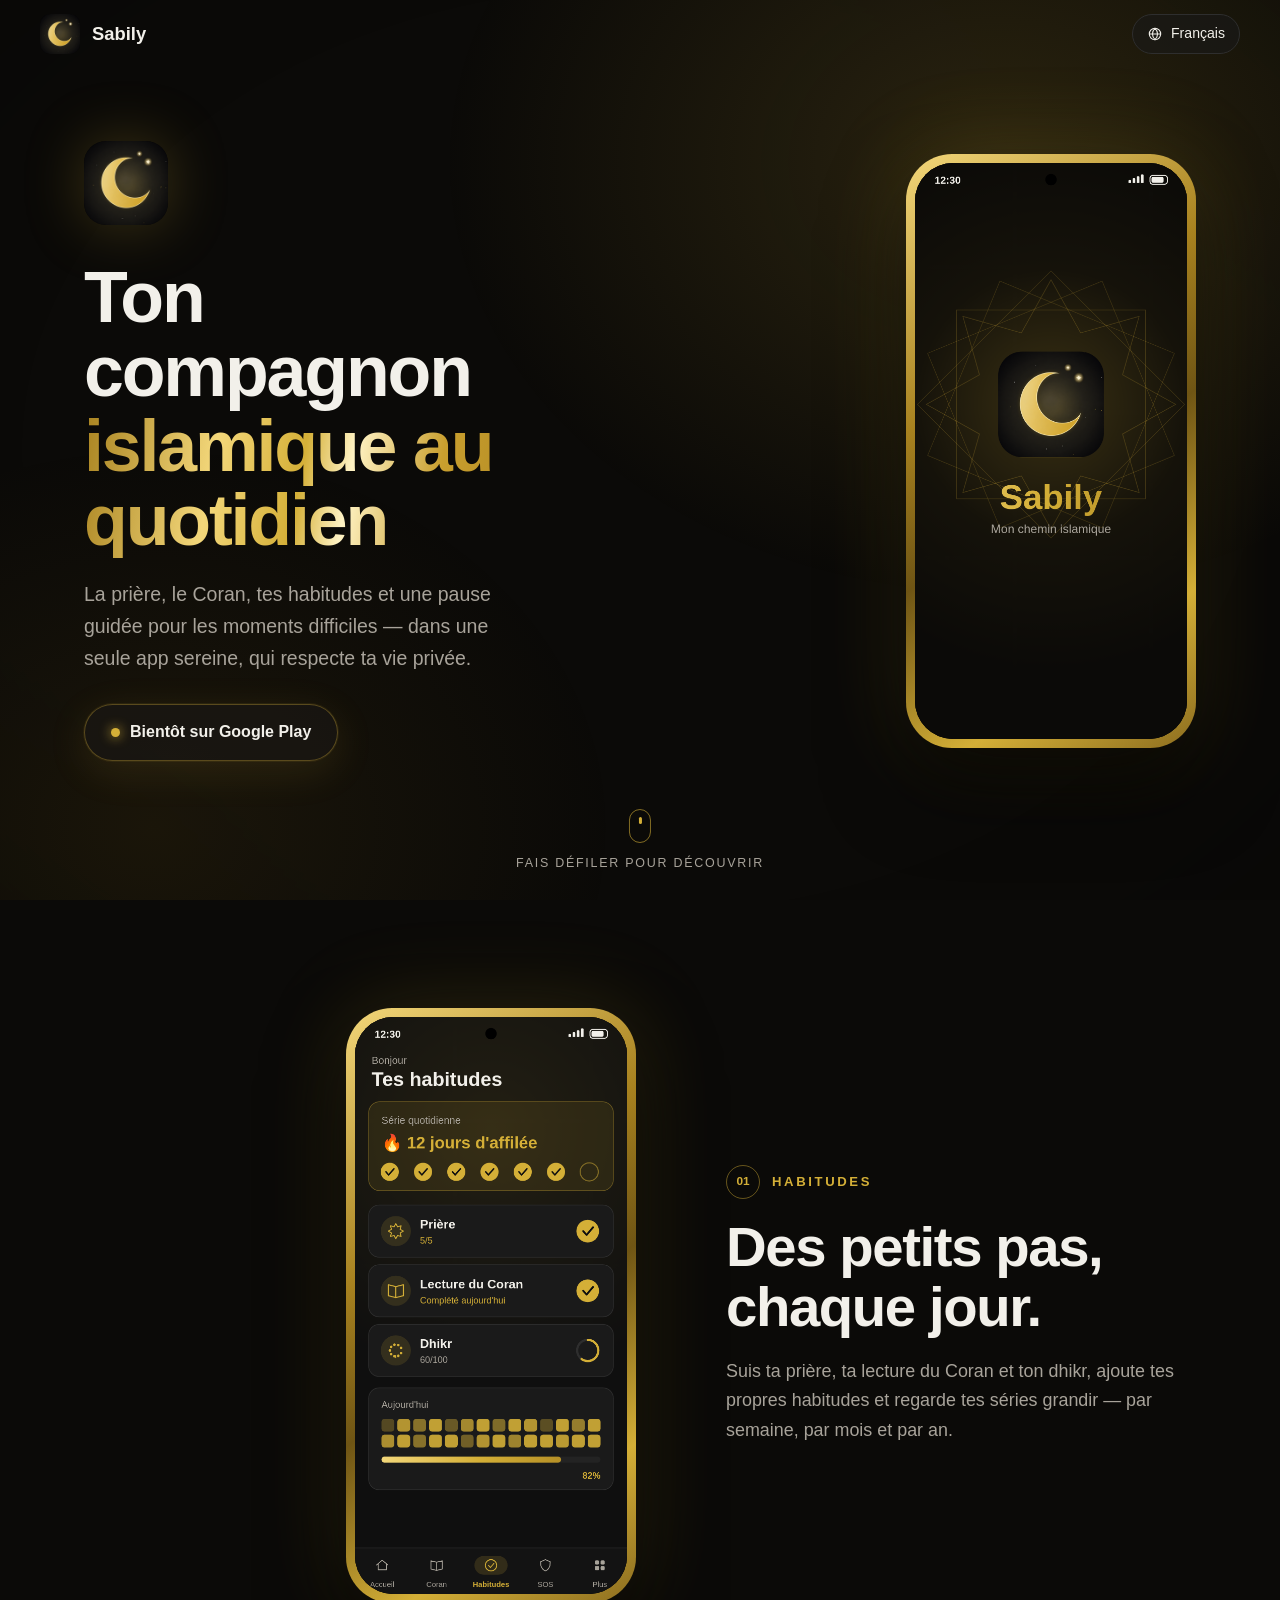
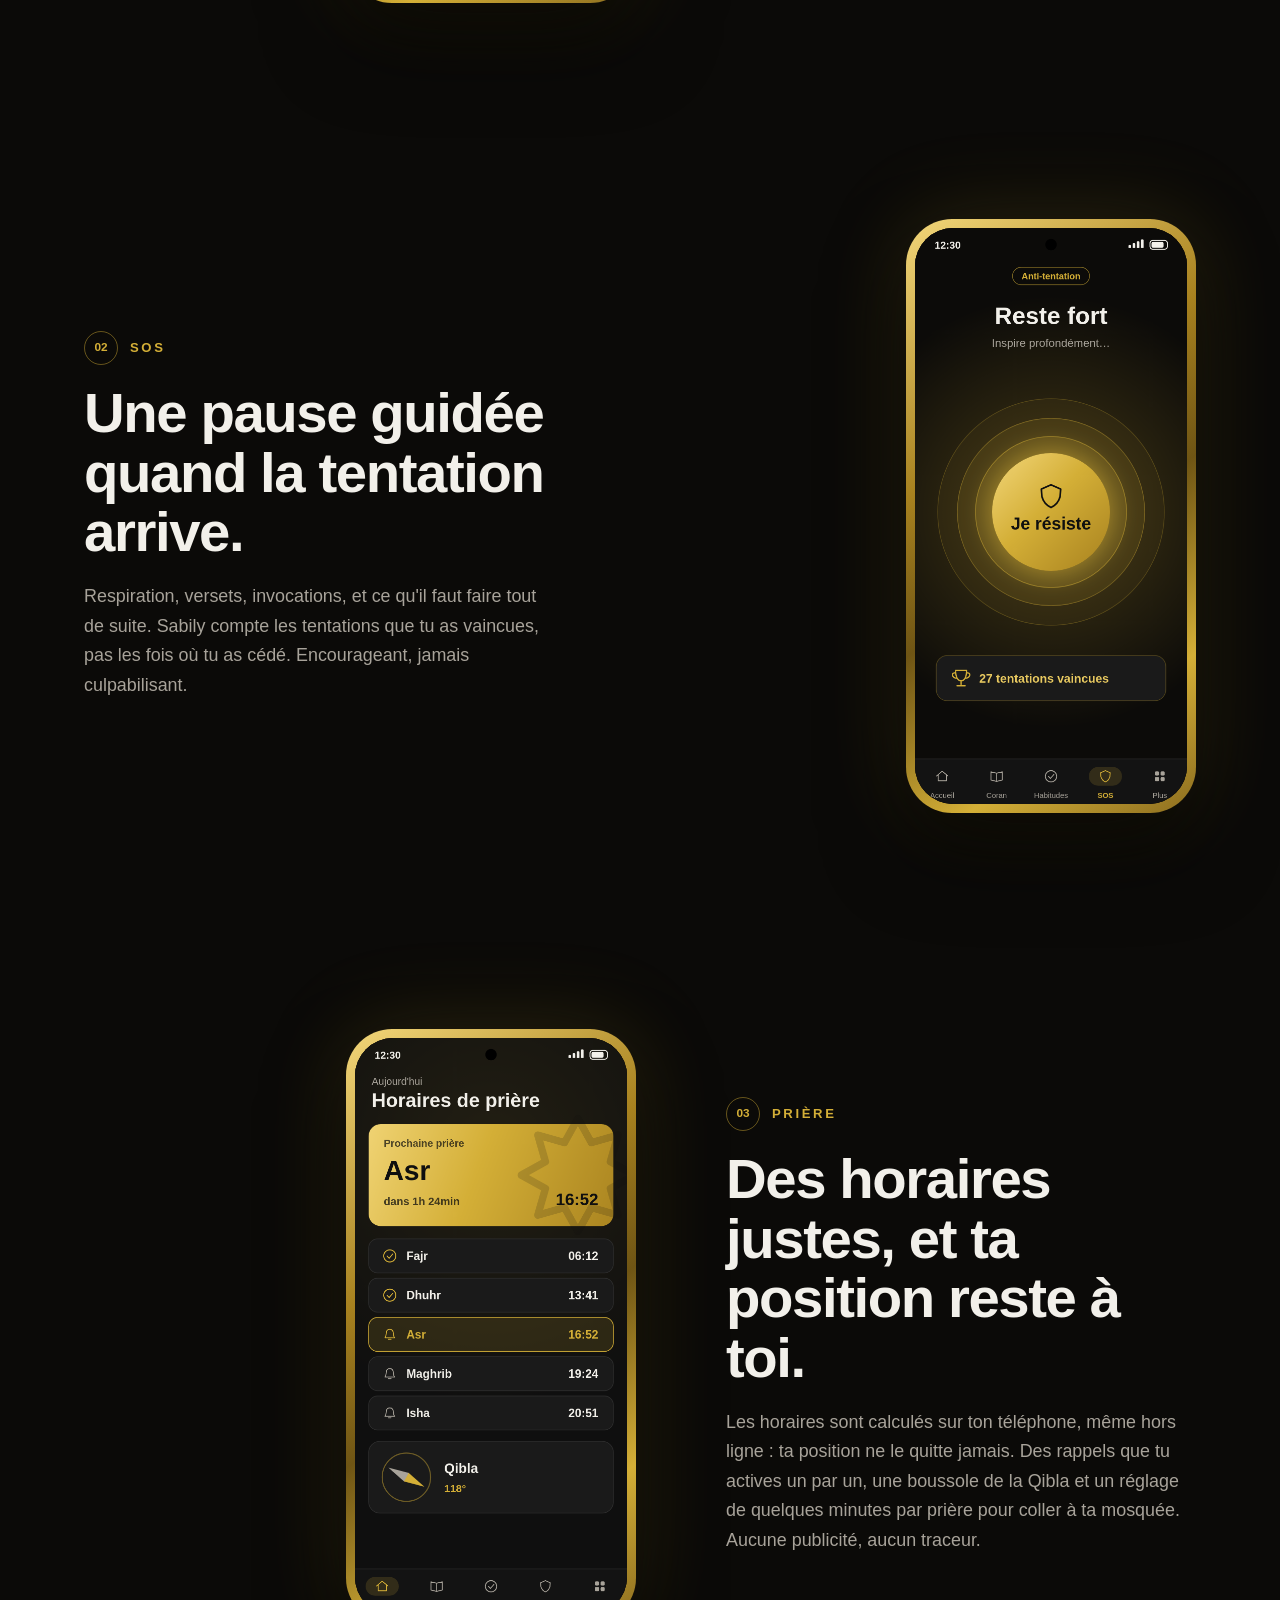
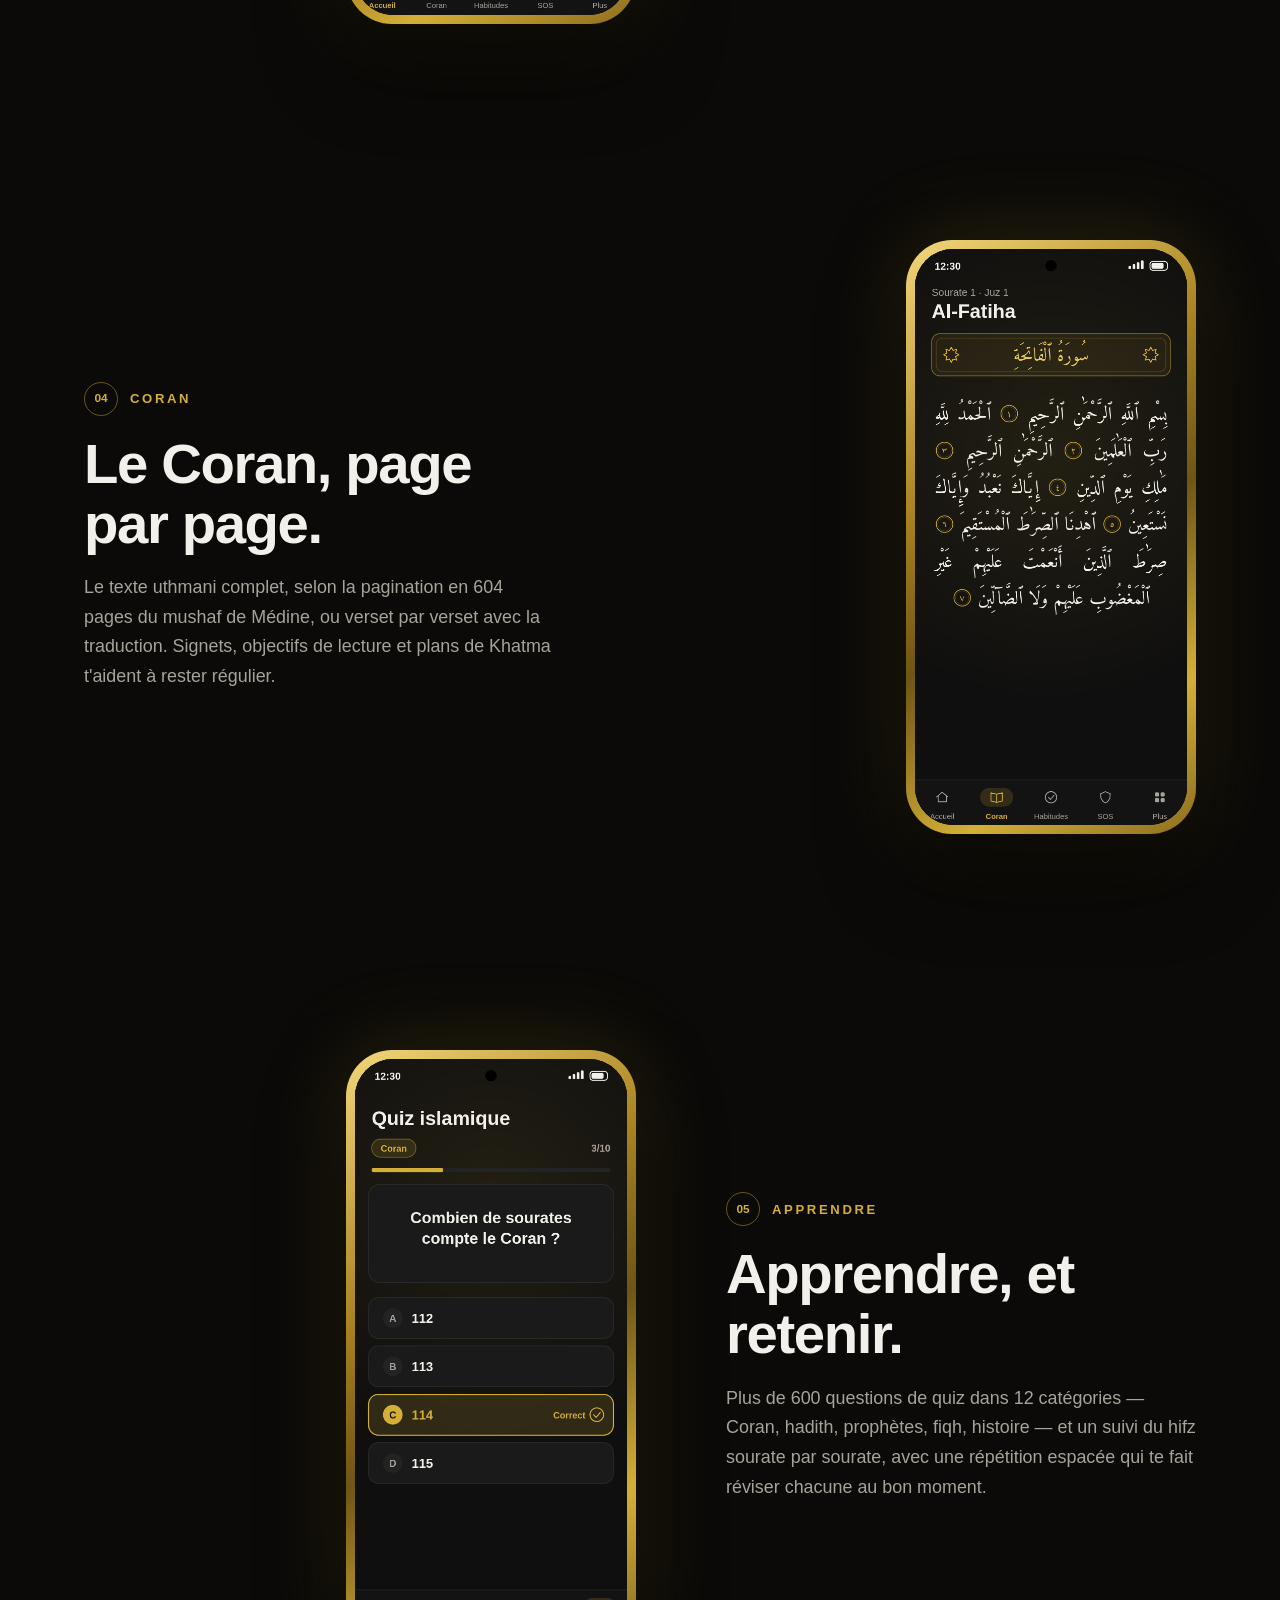
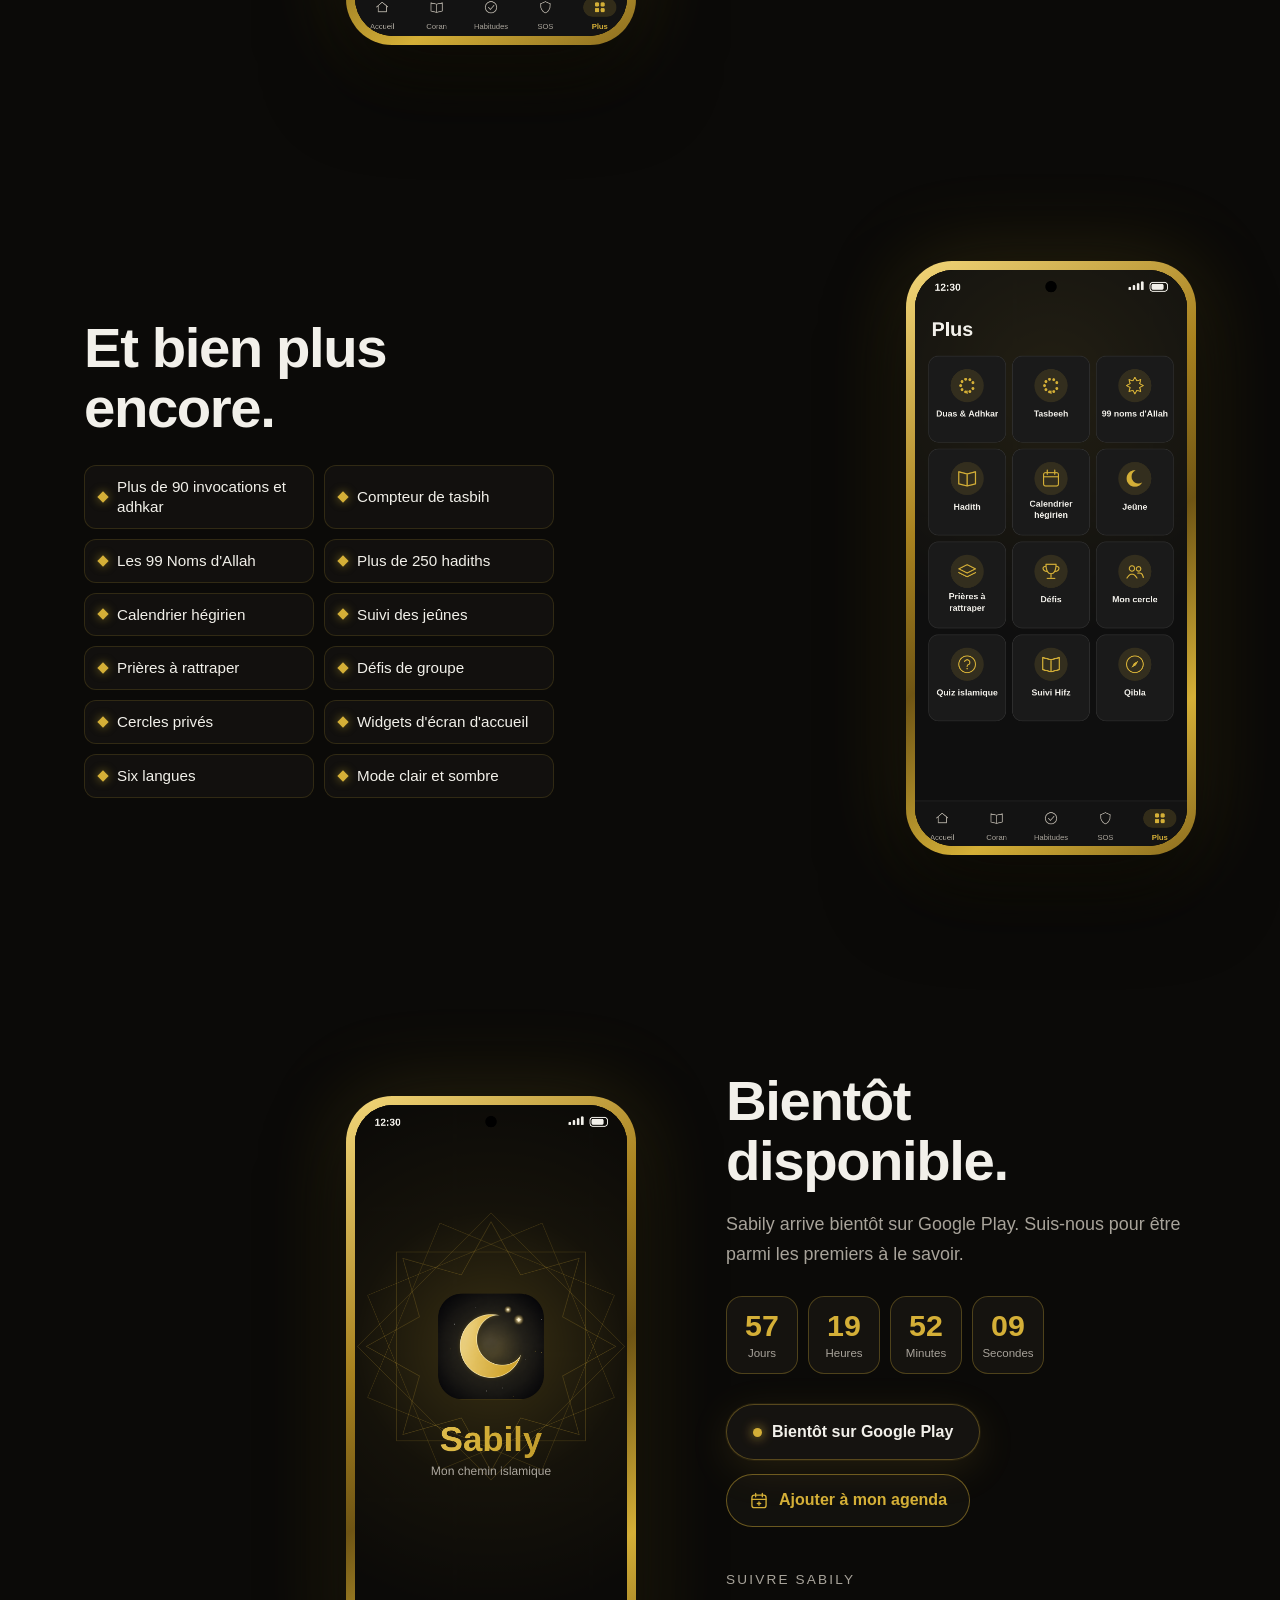
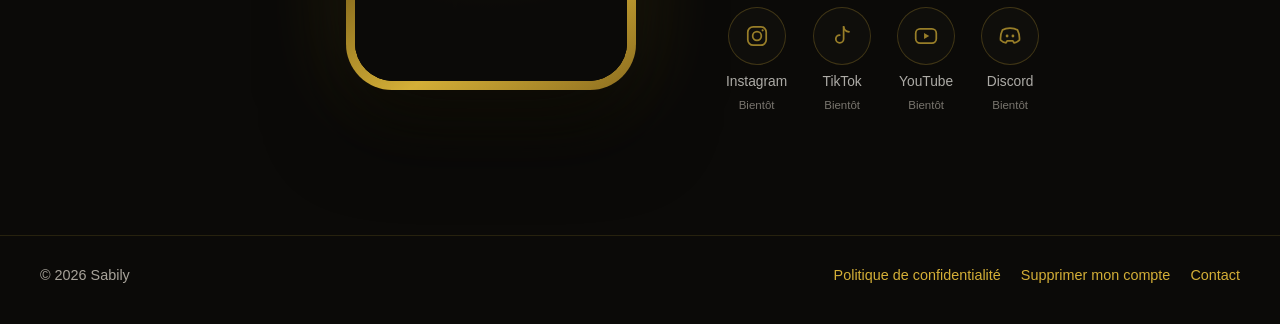
<file: fr/index.html>
<!doctype html>
<html lang="fr" dir="ltr">
<head>
<meta charset="utf-8">
<meta name="viewport" content="width=device-width, initial-scale=1">
<title>Sabily — Mon chemin islamique</title>
<meta name="description" content="Sabily : horaires de prière calculés sur ton téléphone, Coran, habitudes, SOS anti-tentation et plus. Sans publicité, respectueux de ta vie privée.">
<meta name="theme-color" content="#0F0F0F">
<link rel="canonical" href="https://Ayoubdev08.github.io/sabily-web/fr/">
<link rel="alternate" hreflang="en" href="https://Ayoubdev08.github.io/sabily-web/">
<link rel="alternate" hreflang="fr" href="https://Ayoubdev08.github.io/sabily-web/fr/">
<link rel="alternate" hreflang="ar" href="https://Ayoubdev08.github.io/sabily-web/ar/">
<link rel="alternate" hreflang="es" href="https://Ayoubdev08.github.io/sabily-web/es/">
<link rel="alternate" hreflang="de" href="https://Ayoubdev08.github.io/sabily-web/de/">
<link rel="alternate" hreflang="it" href="https://Ayoubdev08.github.io/sabily-web/it/">
<link rel="alternate" hreflang="x-default" href="https://Ayoubdev08.github.io/sabily-web/">
<link rel="icon" type="image/png" href="../assets/favicon-64.png">
<link rel="apple-touch-icon" href="../assets/logo-192.png">
<meta property="og:type" content="website">
<meta property="og:title" content="Sabily — Mon chemin islamique">
<meta property="og:description" content="Sabily : horaires de prière calculés sur ton téléphone, Coran, habitudes, SOS anti-tentation et plus. Sans publicité, respectueux de ta vie privée.">
<meta property="og:image" content="https://Ayoubdev08.github.io/sabily-web/assets/og-fr.jpg">
<meta property="og:image:width" content="1200">
<meta property="og:image:height" content="630">
<meta name="twitter:card" content="summary_large_image">
<meta property="og:url" content="https://Ayoubdev08.github.io/sabily-web/fr/">
<link rel="stylesheet" href="../assets/style.css">
<link rel="stylesheet" href="../assets/landing.css">
<script>
(function(){var d=document.documentElement,ok=true;d.classList.add('js');
try{var n=navigator;
if(location.search.indexOf('no3d')>=0)ok=false;
else if(matchMedia('(prefers-reduced-motion: reduce)').matches)ok=false;
else if((n.hardwareConcurrency&&n.hardwareConcurrency<=2)||(n.deviceMemory&&n.deviceMemory<=2))ok=false;
else{var c=document.createElement('canvas');ok=!!c.getContext('webgl2');}}catch(e){ok=false;}
d.classList.add(ok?'is3d':'no3d');})();
</script>
</head>
<body class="landing">
<a class="skip" href="#main">Aller au contenu</a>
<header class="site-header">
  <div class="wrap">
    <a class="brand" href="./">
      <img src="../assets/logo-192.png" alt="" width="40" height="40">
      <span>Sabily</span>
    </a>
    <details class="lang">
      <summary aria-label="Language"><svg class="ic" viewBox="0 0 24 24" aria-hidden="true"><circle cx="12" cy="12" r="8.5"/><path d="M3.5 12h17M12 3.5c2.6 2.4 3.8 5.2 3.8 8.5s-1.2 6.1-3.8 8.5c-2.6-2.4-3.8-5.2-3.8-8.5s1.2-6.1 3.8-8.5z"/></svg><span>Français</span></summary>
      <nav aria-label="Language">
<a href="../" hreflang="en" lang="en">English</a>
<span aria-current="true">Français</span>
<a href="../ar/" hreflang="ar" lang="ar">العربية</a>
<a href="../es/" hreflang="es" lang="es">Español</a>
<a href="../de/" hreflang="de" lang="de">Deutsch</a>
<a href="../it/" hreflang="it" lang="it">Italiano</a>
      </nav>
    </details>
  </div>
</header>
<main id="main">
<div class="decor" aria-hidden="true"></div>
<canvas id="stage" aria-hidden="true"></canvas>
<div class="progress" aria-hidden="true"></div>
<section class="scene scene-hero" id="hero" data-screen="splash" data-side="start" aria-labelledby="h-hero">
  <div class="wrap">
    <div class="copy">
      <img class="logo" src="../assets/logo-192.png" alt="Sabily" width="96" height="96">
      <h1 id="h-hero">Ton compagnon <em>islamique au quotidien</em></h1>
      <p class="lead">La prière, le Coran, tes habitudes et une pause guidée pour les moments difficiles — dans une seule app sereine, qui respecte ta vie privée.</p>
      <span class="pill" aria-disabled="true">Bientôt sur Google Play</span>
    </div>
    <figure class="still" data-screen="splash" aria-hidden="true"><div class="still-screen"></div></figure>
  </div>
  <div class="scroll-hint" aria-hidden="true"><span class="mouse"></span>Fais défiler pour découvrir</div>
</section>
<section class="scene scene-habits" id="habits" data-screen="habits" data-side="end" aria-labelledby="h-habits">
  <div class="wrap">
    <div class="copy">
      <p class="kicker"><span class="num">01</span>Habitudes</p>
      <h2 id="h-habits">Des petits pas, chaque jour.</h2>
      <p class="text">Suis ta prière, ta lecture du Coran et ton dhikr, ajoute tes propres habitudes et regarde tes séries grandir — par semaine, par mois et par an.</p>
    </div>
    <figure class="still" data-screen="habits" aria-hidden="true"><div class="still-screen"></div></figure>
  </div>
</section>
<section class="scene scene-sos" id="sos" data-screen="sos" data-side="start" aria-labelledby="h-sos">
  <div class="wrap">
    <div class="copy">
      <p class="kicker"><span class="num">02</span>SOS</p>
      <h2 id="h-sos">Une pause guidée quand la tentation arrive.</h2>
      <p class="text">Respiration, versets, invocations, et ce qu'il faut faire tout de suite. Sabily compte les tentations que tu as vaincues, pas les fois où tu as cédé. Encourageant, jamais culpabilisant.</p>
    </div>
    <figure class="still" data-screen="sos" aria-hidden="true"><div class="still-screen"></div></figure>
  </div>
</section>
<section class="scene scene-prayer" id="prayer" data-screen="prayer" data-side="end" aria-labelledby="h-prayer">
  <div class="wrap">
    <div class="copy">
      <p class="kicker"><span class="num">03</span>Prière</p>
      <h2 id="h-prayer">Des horaires justes, et ta position reste à toi.</h2>
      <p class="text">Les horaires sont calculés sur ton téléphone, même hors ligne : ta position ne le quitte jamais. Des rappels que tu actives un par un, une boussole de la Qibla et un réglage de quelques minutes par prière pour coller à ta mosquée. Aucune publicité, aucun traceur.</p>
    </div>
    <figure class="still" data-screen="prayer" aria-hidden="true"><div class="still-screen"></div></figure>
  </div>
</section>
<section class="scene scene-quran" id="quran" data-screen="quran" data-side="start" aria-labelledby="h-quran">
  <div class="wrap">
    <div class="copy">
      <p class="kicker"><span class="num">04</span>Coran</p>
      <h2 id="h-quran">Le Coran, page par page.</h2>
      <p class="text">Le texte uthmani complet, selon la pagination en 604 pages du mushaf de Médine, ou verset par verset avec la traduction. Signets, objectifs de lecture et plans de Khatma t'aident à rester régulier.</p>
    </div>
    <figure class="still" data-screen="quran" aria-hidden="true"><div class="still-screen"></div></figure>
  </div>
</section>
<section class="scene scene-learn" id="learn" data-screen="quiz" data-side="end" aria-labelledby="h-learn">
  <div class="wrap">
    <div class="copy">
      <p class="kicker"><span class="num">05</span>Apprendre</p>
      <h2 id="h-learn">Apprendre, et retenir.</h2>
      <p class="text">Plus de 600 questions de quiz dans 12 catégories — Coran, hadith, prophètes, fiqh, histoire — et un suivi du hifz sourate par sourate, avec une répétition espacée qui te fait réviser chacune au bon moment.</p>
    </div>
    <figure class="still" data-screen="quiz" aria-hidden="true"><div class="still-screen"></div></figure>
  </div>
</section>
<section class="scene scene-more" id="more" data-screen="more" data-side="start" aria-labelledby="h-more">
  <div class="wrap">
    <div class="copy">
      <h2 id="h-more">Et bien plus encore.</h2>
      <ul class="chips">
        <li>Plus de 90 invocations et adhkar</li>
        <li>Compteur de tasbih</li>
        <li>Les 99 Noms d'Allah</li>
        <li>Plus de 250 hadiths</li>
        <li>Calendrier hégirien</li>
        <li>Suivi des jeûnes</li>
        <li>Prières à rattraper</li>
        <li>Défis de groupe</li>
        <li>Cercles privés</li>
        <li>Widgets d'écran d'accueil</li>
        <li>Six langues</li>
        <li>Mode clair et sombre</li>
      </ul>
    </div>
    <figure class="still" data-screen="more" aria-hidden="true"><div class="still-screen"></div></figure>
  </div>
</section>
<section class="scene scene-cta" id="cta" data-screen="countdown" data-side="end" aria-labelledby="h-cta">
  <div class="wrap">
    <div class="copy">
      <h2 id="h-cta">Bientôt disponible.</h2>
      <p class="text">Sabily arrive bientôt sur Google Play. Suis-nous pour être parmi les premiers à le savoir.</p>
      <div class="countdown" aria-label="Lancement dans 1er février 2027">
        <div><span data-unit>--</span><small>Jours</small></div>
        <div><span data-unit>--</span><small>Heures</small></div>
        <div><span data-unit>--</span><small>Minutes</small></div>
        <div><span data-unit>--</span><small>Secondes</small></div>
      </div>
      <span class="pill" aria-disabled="true">Bientôt sur Google Play</span>
      <a class="cal" href="../assets/sabily-fr.ics" download><svg class="ic" viewBox="0 0 24 24" aria-hidden="true"><rect x="3.5" y="5" width="17" height="15" rx="3"/><path d="M3.5 10h17M8 3v4M16 3v4M12 13v4M10 15h4"/></svg>Ajouter à mon agenda</a>
      <p class="follow">Suivre Sabily</p>
      <ul class="social">
        <li><span class="soc soon" aria-disabled="true"><svg class="ic" viewBox="0 0 24 24" aria-hidden="true"><rect x="3.5" y="3.5" width="17" height="17" rx="5"/><circle cx="12" cy="12" r="4"/><circle cx="17.2" cy="6.8" r="1" class="fill"/></svg><span>Instagram</span><small>Bientôt</small></span></li>
        <li><span class="soc soon" aria-disabled="true"><svg class="ic" viewBox="0 0 24 24" aria-hidden="true"><path d="M13.5 3.5v11.2a3.6 3.6 0 1 1-3.6-3.6"/><path d="M13.5 3.5c.4 2.6 2.2 4.3 5 4.6"/></svg><span>TikTok</span><small>Bientôt</small></span></li>
        <li><span class="soc soon" aria-disabled="true"><svg class="ic" viewBox="0 0 24 24" aria-hidden="true"><rect x="2.5" y="5.5" width="19" height="13" rx="4"/><path d="M10.2 9.2v5.6l4.8-2.8z" class="fill"/></svg><span>YouTube</span><small>Bientôt</small></span></li>
        <li><span class="soc soon" aria-disabled="true"><svg class="ic" viewBox="0 0 24 24" aria-hidden="true"><path d="M5 6.5c2-1.3 4-1.8 7-1.8s5 .5 7 1.8c1.4 2.7 2 5.8 1.7 9.3-1.6 1.4-3.3 2.2-5 2.6l-1-1.8h-5.4l-1 1.8c-1.7-.4-3.4-1.2-5-2.6C3 12.3 3.6 9.2 5 6.5z"/><circle cx="9.3" cy="12" r="1.3" class="fill"/><circle cx="14.7" cy="12" r="1.3" class="fill"/></svg><span>Discord</span><small>Bientôt</small></span></li>
      </ul>
    </div>
    <figure class="still" data-screen="countdown" aria-hidden="true"><div class="still-screen"></div></figure>
  </div>
</section>
</main>
<footer class="site-footer">
  <div class="wrap">
    <!-- dir="ltr" : sans lui, en arabe, « © 2026 Sabily » s'affiche à l'envers
         (« Sabily 2026 © »), l'algorithme bidirectionnel recollant les morceaux. -->
    <span dir="ltr">© 2026 Sabily</span>
    <nav>
      <a href="privacy.html">Politique de confidentialité</a>
      <a href="../delete-account.html">Supprimer mon compte</a>
      <a href="mailto:sabilyofficial@gmail.com">Contact</a>
      
    </nav>
  </div>
</footer>
<script type="application/json" id="site-data">{"lang":"fr","dir":"ltr","base":"../","labels":{"nextPrayer":"Prochaine prière","prayerTimes":"Horaires de prière","dailyStreak":"Série quotidienne","streakDaysInARow":"🔥 {n} jours d'affilée","habitPrayer":"Prière","habitQuran":"Lecture du Coran","habitDhikr":"Dhikr","yourHabits":"Tes habitudes","completedToday":"Complété aujourd'hui","sosButtonWord":"Je résiste","sosTitle":"Reste fort","sosBreatheIn":"Inspire profondément…","sosVictories":"{n} tentations vaincues","sosPurposeTag":"Anti-tentation","settings":"Paramètres","deleteAccount":"Supprimer mon compte","privacySecurity":"Confidentialité","notifications":"Notifications","quiz":"Quiz islamique","catQuran":"Coran","hifzTracker":"Suivi Hifz","hifzMemorized":"Mémorisés","hifzInProgress":"En cours","hifzDueToday":"À réviser","overallProgress":"Progrès global","qibla":"Qibla","today":"Aujourd'hui","goodMorning":"Bonjour","moreTitle":"Plus","duasTitle":"Duas & Adhkar","tasbeeh":"Tasbeeh","asmaTitle":"99 noms d'Allah","hadithTitle":"Hadith","hijriTitle":"Calendrier hégirien","fastTitle":"Jeûne","qadaTitle":"Prières à rattraper","challenges":"Défis","myCircle":"Mon cercle","navHome":"Accueil","navQuran":"Coran","navHabits":"Habitudes","navSos":"SOS","navMore":"Plus","inTime":"dans {time}","surahNumber":"Sourate {n}","juzLabel":"Juz {n}","correct":"Correct"},"tagline":"Mon chemin islamique","prayerNames":["Fajr","Dhuhr","Asr","Maghrib","Isha"],"surahNames":["Al-Fatiha","Al-Ikhlas","Al-Falaq","An-Nas","Al-Mulk","Al-Kahf"],"quiz":{"q":"Combien de sourates compte le Coran ?","options":["112","113","114","115"],"correct":2},"fatihaTitle":"سُورَةُ ٱلْفَاتِحَةِ","fatiha":["بِسْمِ ٱللَّهِ ٱلرَّحْمَٰنِ ٱلرَّحِيمِ","ٱلْحَمْدُ لِلَّهِ رَبِّ ٱلْعَٰلَمِينَ","ٱلرَّحْمَٰنِ ٱلرَّحِيمِ","مَٰلِكِ يَوْمِ ٱلدِّينِ","إِيَّاكَ نَعْبُدُ وَإِيَّاكَ نَسْتَعِينُ","ٱهْدِنَا ٱلصِّرَٰطَ ٱلْمُسْتَقِيمَ","صِرَٰطَ ٱلَّذِينَ أَنْعَمْتَ عَلَيْهِمْ غَيْرِ ٱلْمَغْضُوبِ عَلَيْهِمْ وَلَا ٱلضَّآلِّينَ"],"screens":{},"countdown":{"target":"2027-02-01T00:00:00","title":"Lancement dans","units":["Jours","Heures","Minutes","Secondes"],"date":"1er février 2027","soon":"Très bientôt","available":null}}</script>
<script type="module" src="../assets/landing.js"></script>
</body>
</html>
</file>
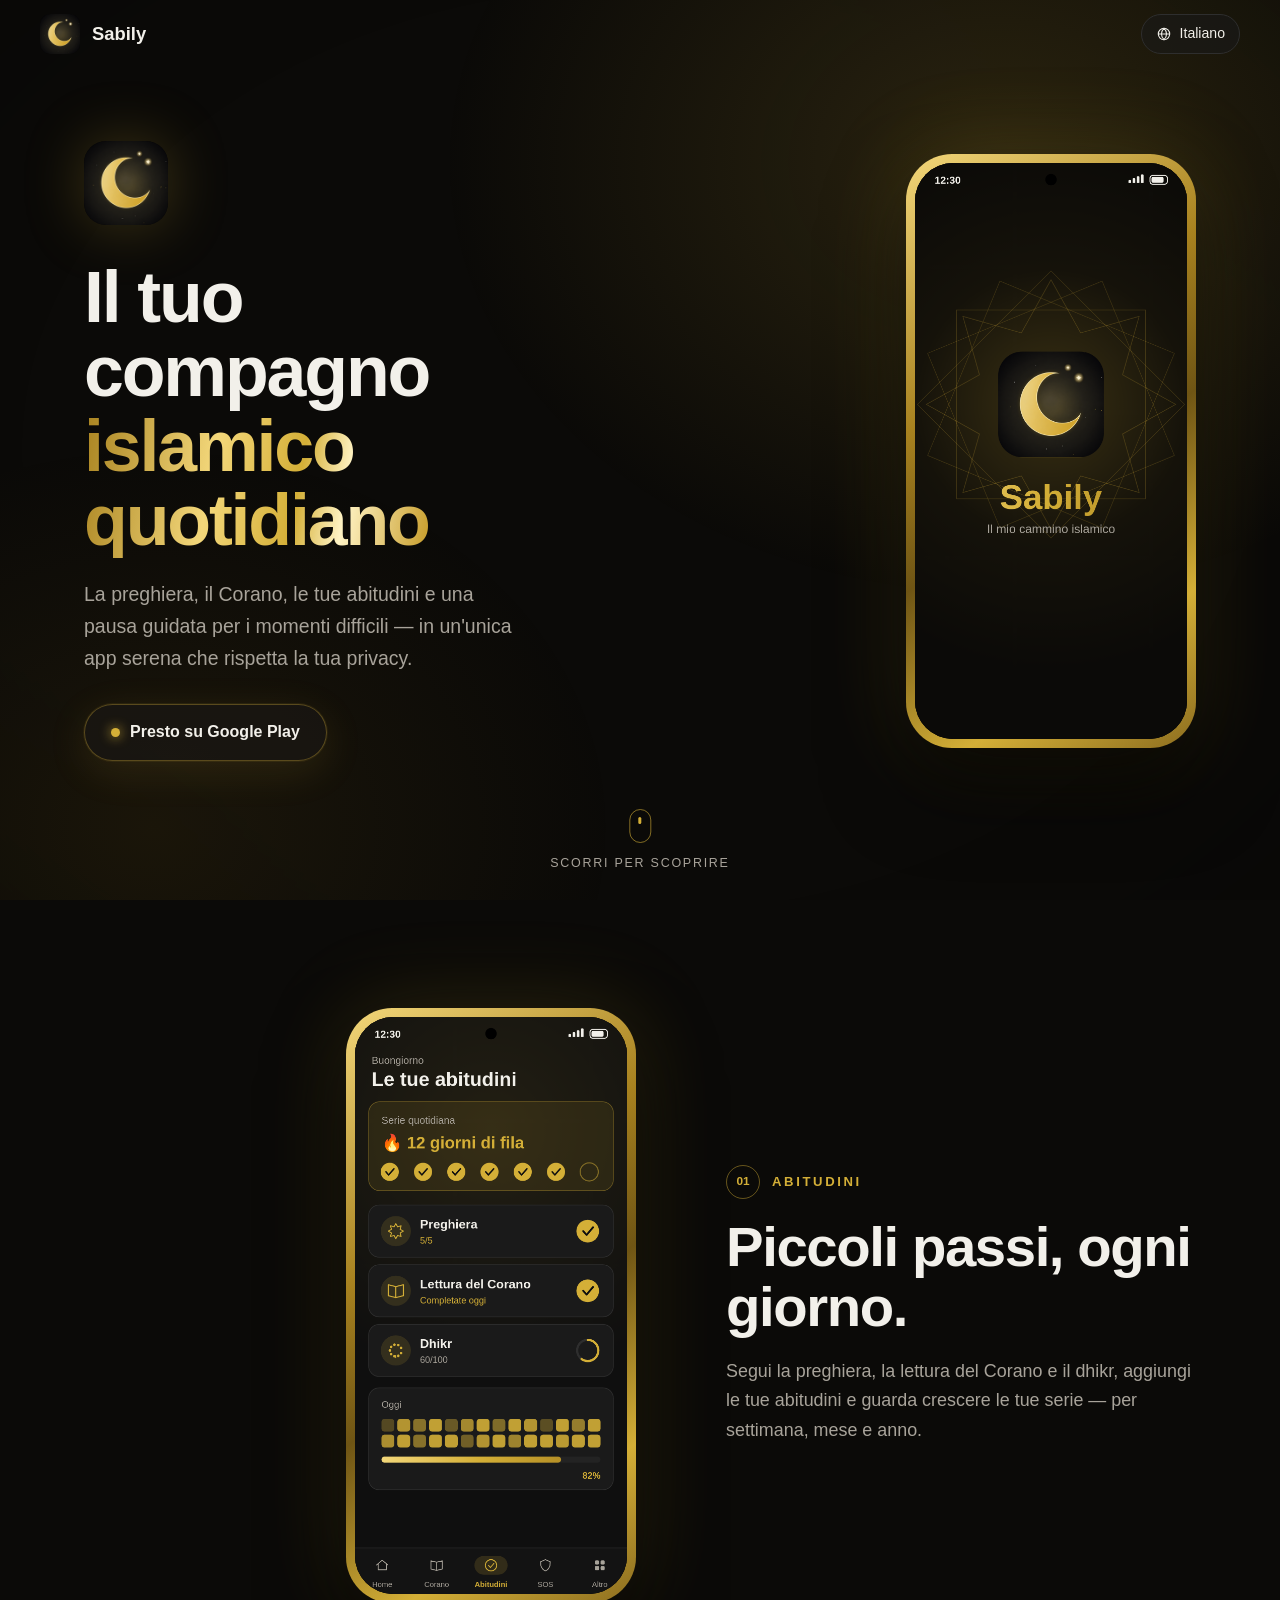
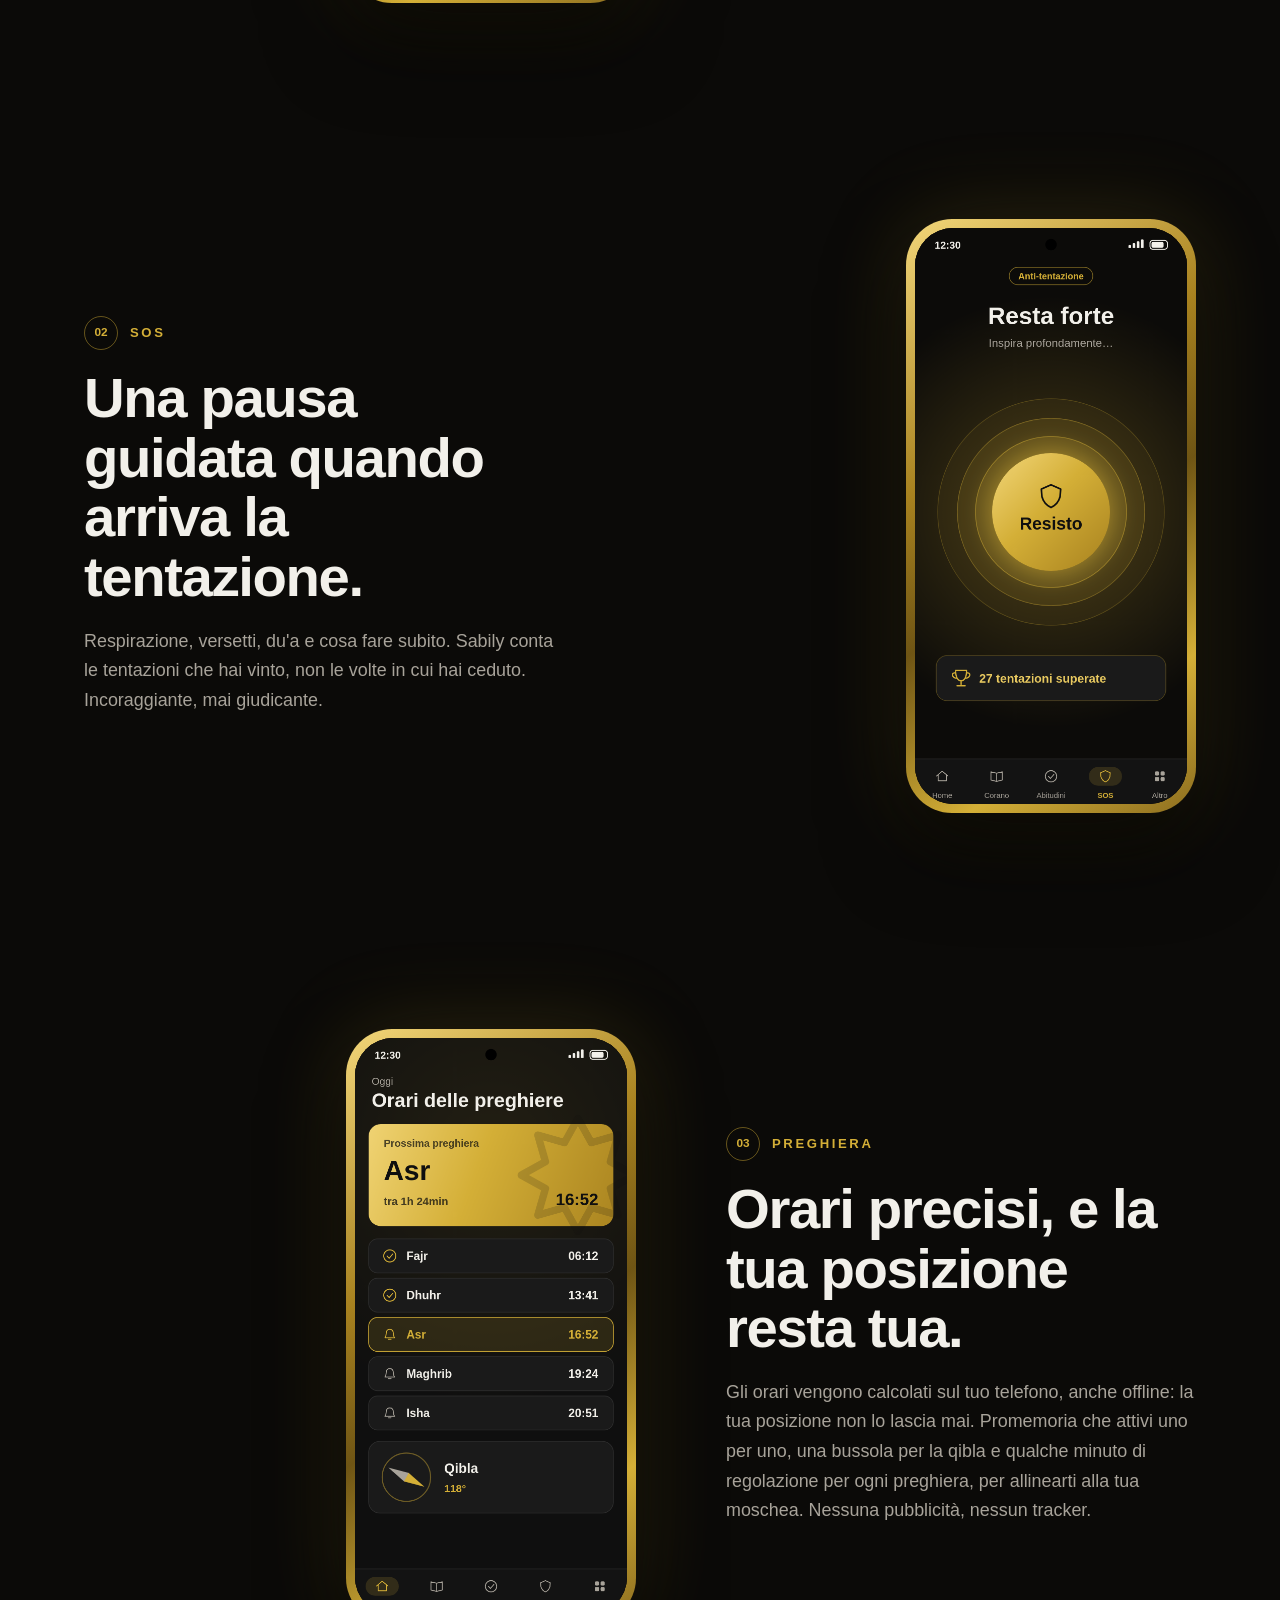
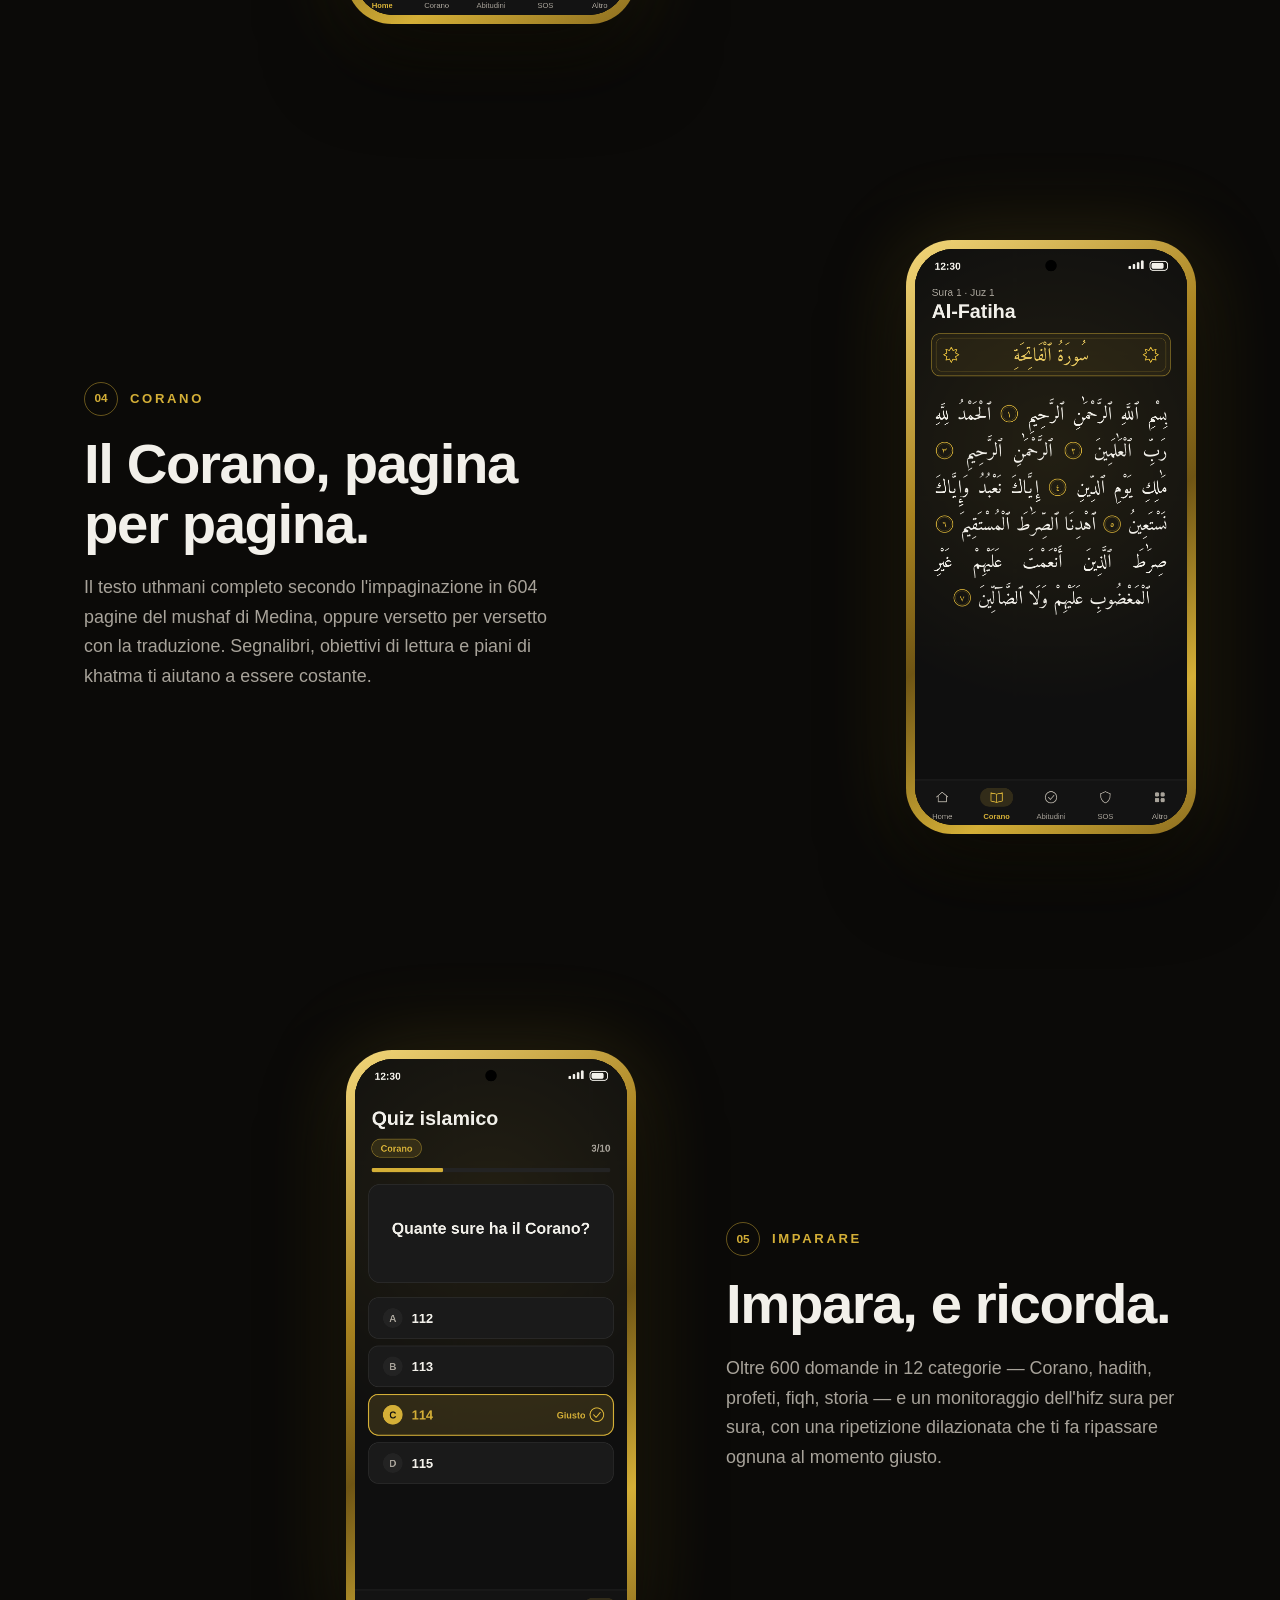
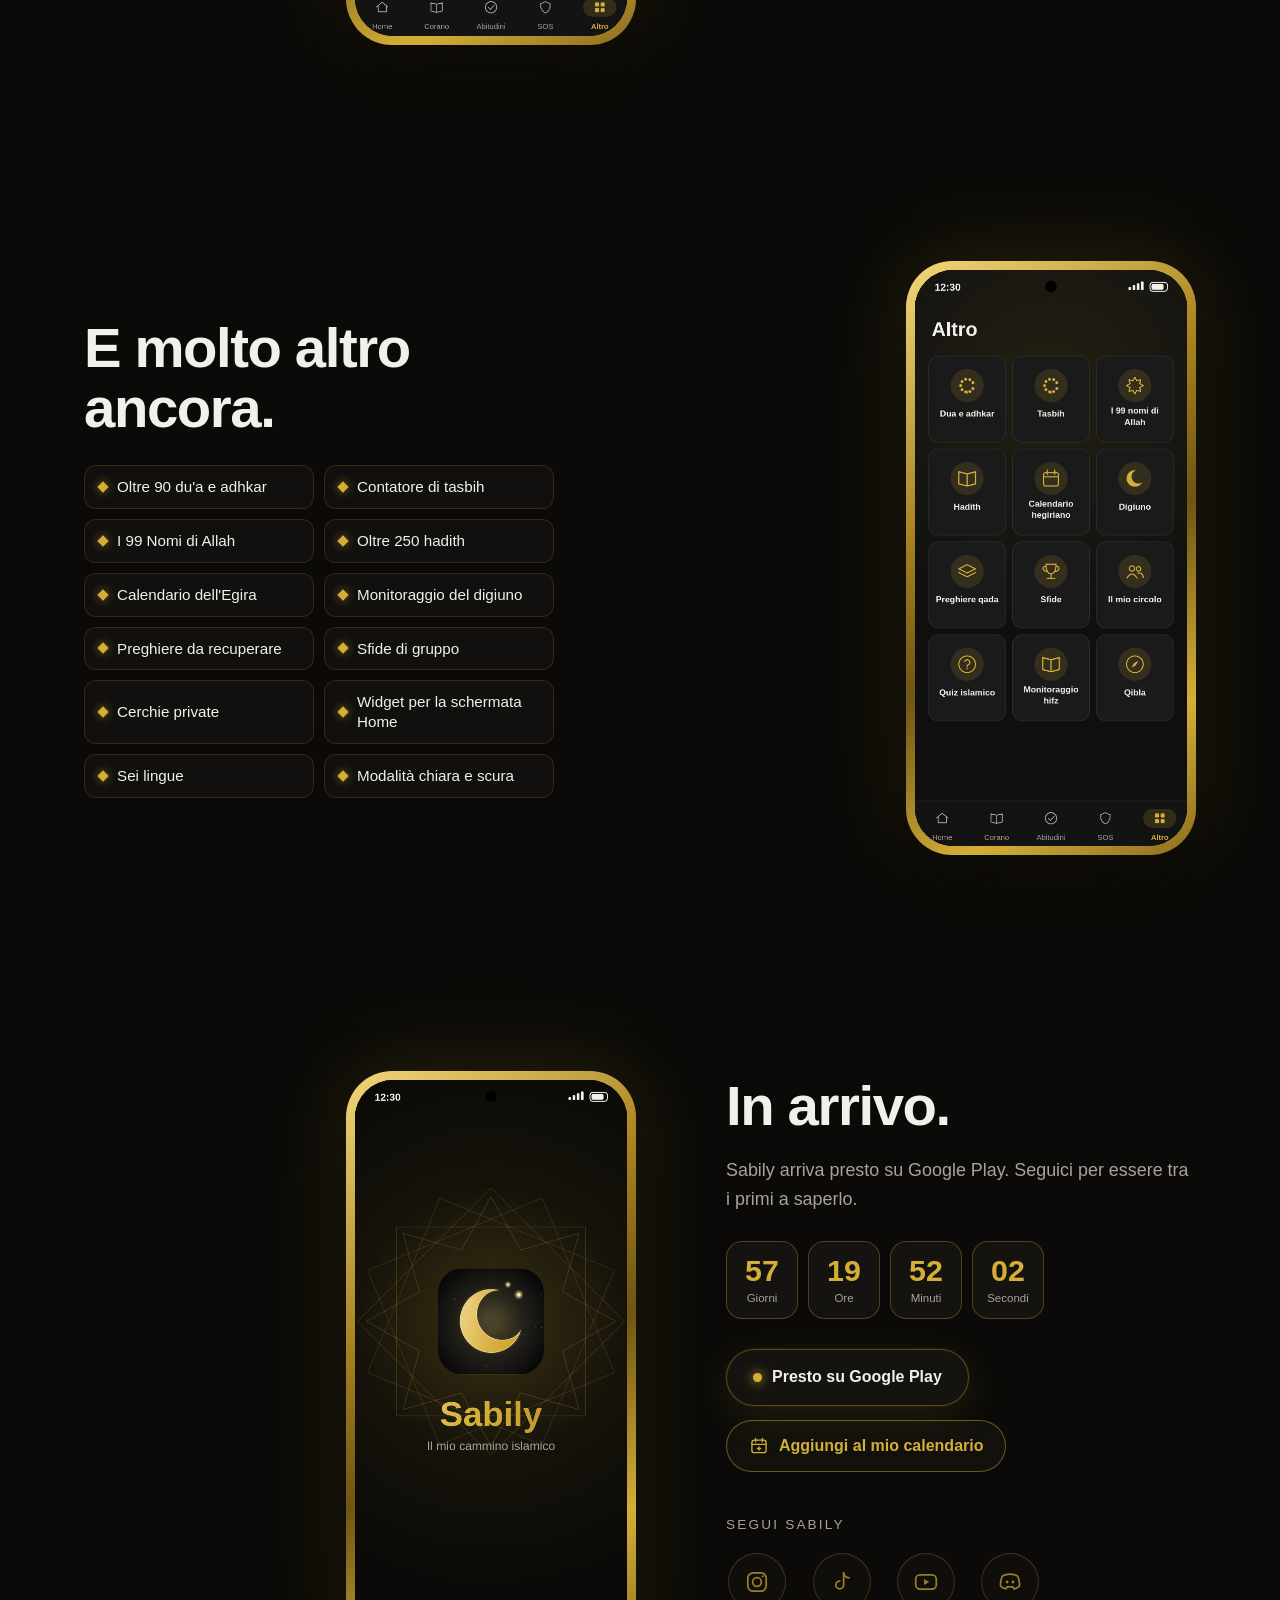
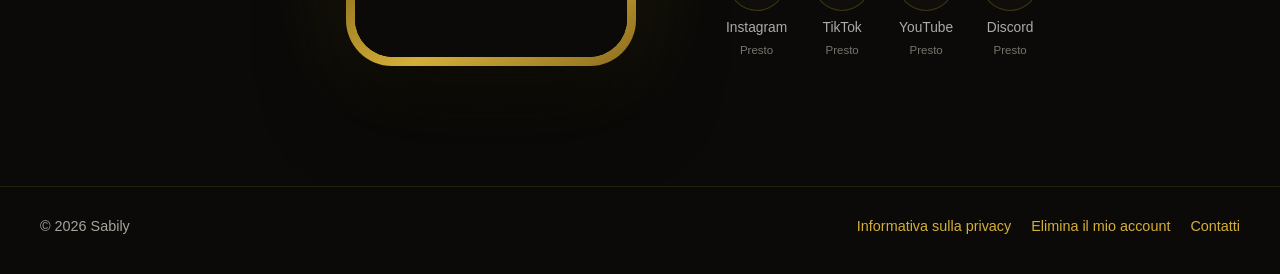
<file: it/index.html>
<!doctype html>
<html lang="it" dir="ltr">
<head>
<meta charset="utf-8">
<meta name="viewport" content="width=device-width, initial-scale=1">
<title>Sabily — Il mio cammino islamico</title>
<meta name="description" content="Sabily: orari di preghiera calcolati sul tuo telefono, il Corano, abitudini quotidiane, un SOS contro le tentazioni e altro ancora. Senza pubblicità e rispettosa della tua privacy.">
<meta name="theme-color" content="#0F0F0F">
<link rel="canonical" href="https://Ayoubdev08.github.io/sabily-web/it/">
<link rel="alternate" hreflang="en" href="https://Ayoubdev08.github.io/sabily-web/">
<link rel="alternate" hreflang="fr" href="https://Ayoubdev08.github.io/sabily-web/fr/">
<link rel="alternate" hreflang="ar" href="https://Ayoubdev08.github.io/sabily-web/ar/">
<link rel="alternate" hreflang="es" href="https://Ayoubdev08.github.io/sabily-web/es/">
<link rel="alternate" hreflang="de" href="https://Ayoubdev08.github.io/sabily-web/de/">
<link rel="alternate" hreflang="it" href="https://Ayoubdev08.github.io/sabily-web/it/">
<link rel="alternate" hreflang="x-default" href="https://Ayoubdev08.github.io/sabily-web/">
<link rel="icon" type="image/png" href="../assets/favicon-64.png">
<link rel="apple-touch-icon" href="../assets/logo-192.png">
<meta property="og:type" content="website">
<meta property="og:title" content="Sabily — Il mio cammino islamico">
<meta property="og:description" content="Sabily: orari di preghiera calcolati sul tuo telefono, il Corano, abitudini quotidiane, un SOS contro le tentazioni e altro ancora. Senza pubblicità e rispettosa della tua privacy.">
<meta property="og:image" content="https://Ayoubdev08.github.io/sabily-web/assets/og-it.jpg">
<meta property="og:image:width" content="1200">
<meta property="og:image:height" content="630">
<meta name="twitter:card" content="summary_large_image">
<meta property="og:url" content="https://Ayoubdev08.github.io/sabily-web/it/">
<link rel="stylesheet" href="../assets/style.css">
<link rel="stylesheet" href="../assets/landing.css">
<script>
(function(){var d=document.documentElement,ok=true;d.classList.add('js');
try{var n=navigator;
if(location.search.indexOf('no3d')>=0)ok=false;
else if(matchMedia('(prefers-reduced-motion: reduce)').matches)ok=false;
else if((n.hardwareConcurrency&&n.hardwareConcurrency<=2)||(n.deviceMemory&&n.deviceMemory<=2))ok=false;
else{var c=document.createElement('canvas');ok=!!c.getContext('webgl2');}}catch(e){ok=false;}
d.classList.add(ok?'is3d':'no3d');})();
</script>
</head>
<body class="landing">
<a class="skip" href="#main">Vai al contenuto</a>
<header class="site-header">
  <div class="wrap">
    <a class="brand" href="./">
      <img src="../assets/logo-192.png" alt="" width="40" height="40">
      <span>Sabily</span>
    </a>
    <details class="lang">
      <summary aria-label="Language"><svg class="ic" viewBox="0 0 24 24" aria-hidden="true"><circle cx="12" cy="12" r="8.5"/><path d="M3.5 12h17M12 3.5c2.6 2.4 3.8 5.2 3.8 8.5s-1.2 6.1-3.8 8.5c-2.6-2.4-3.8-5.2-3.8-8.5s1.2-6.1 3.8-8.5z"/></svg><span>Italiano</span></summary>
      <nav aria-label="Language">
<a href="../" hreflang="en" lang="en">English</a>
<a href="../fr/" hreflang="fr" lang="fr">Français</a>
<a href="../ar/" hreflang="ar" lang="ar">العربية</a>
<a href="../es/" hreflang="es" lang="es">Español</a>
<a href="../de/" hreflang="de" lang="de">Deutsch</a>
<span aria-current="true">Italiano</span>
      </nav>
    </details>
  </div>
</header>
<main id="main">
<div class="decor" aria-hidden="true"></div>
<canvas id="stage" aria-hidden="true"></canvas>
<div class="progress" aria-hidden="true"></div>
<section class="scene scene-hero" id="hero" data-screen="splash" data-side="start" aria-labelledby="h-hero">
  <div class="wrap">
    <div class="copy">
      <img class="logo" src="../assets/logo-192.png" alt="Sabily" width="96" height="96">
      <h1 id="h-hero">Il tuo compagno <em>islamico quotidiano</em></h1>
      <p class="lead">La preghiera, il Corano, le tue abitudini e una pausa guidata per i momenti difficili — in un'unica app serena che rispetta la tua privacy.</p>
      <span class="pill" aria-disabled="true">Presto su Google Play</span>
    </div>
    <figure class="still" data-screen="splash" aria-hidden="true"><div class="still-screen"></div></figure>
  </div>
  <div class="scroll-hint" aria-hidden="true"><span class="mouse"></span>Scorri per scoprire</div>
</section>
<section class="scene scene-habits" id="habits" data-screen="habits" data-side="end" aria-labelledby="h-habits">
  <div class="wrap">
    <div class="copy">
      <p class="kicker"><span class="num">01</span>Abitudini</p>
      <h2 id="h-habits">Piccoli passi, ogni giorno.</h2>
      <p class="text">Segui la preghiera, la lettura del Corano e il dhikr, aggiungi le tue abitudini e guarda crescere le tue serie — per settimana, mese e anno.</p>
    </div>
    <figure class="still" data-screen="habits" aria-hidden="true"><div class="still-screen"></div></figure>
  </div>
</section>
<section class="scene scene-sos" id="sos" data-screen="sos" data-side="start" aria-labelledby="h-sos">
  <div class="wrap">
    <div class="copy">
      <p class="kicker"><span class="num">02</span>SOS</p>
      <h2 id="h-sos">Una pausa guidata quando arriva la tentazione.</h2>
      <p class="text">Respirazione, versetti, du'a e cosa fare subito. Sabily conta le tentazioni che hai vinto, non le volte in cui hai ceduto. Incoraggiante, mai giudicante.</p>
    </div>
    <figure class="still" data-screen="sos" aria-hidden="true"><div class="still-screen"></div></figure>
  </div>
</section>
<section class="scene scene-prayer" id="prayer" data-screen="prayer" data-side="end" aria-labelledby="h-prayer">
  <div class="wrap">
    <div class="copy">
      <p class="kicker"><span class="num">03</span>Preghiera</p>
      <h2 id="h-prayer">Orari precisi, e la tua posizione resta tua.</h2>
      <p class="text">Gli orari vengono calcolati sul tuo telefono, anche offline: la tua posizione non lo lascia mai. Promemoria che attivi uno per uno, una bussola per la qibla e qualche minuto di regolazione per ogni preghiera, per allinearti alla tua moschea. Nessuna pubblicità, nessun tracker.</p>
    </div>
    <figure class="still" data-screen="prayer" aria-hidden="true"><div class="still-screen"></div></figure>
  </div>
</section>
<section class="scene scene-quran" id="quran" data-screen="quran" data-side="start" aria-labelledby="h-quran">
  <div class="wrap">
    <div class="copy">
      <p class="kicker"><span class="num">04</span>Corano</p>
      <h2 id="h-quran">Il Corano, pagina per pagina.</h2>
      <p class="text">Il testo uthmani completo secondo l'impaginazione in 604 pagine del mushaf di Medina, oppure versetto per versetto con la traduzione. Segnalibri, obiettivi di lettura e piani di khatma ti aiutano a essere costante.</p>
    </div>
    <figure class="still" data-screen="quran" aria-hidden="true"><div class="still-screen"></div></figure>
  </div>
</section>
<section class="scene scene-learn" id="learn" data-screen="quiz" data-side="end" aria-labelledby="h-learn">
  <div class="wrap">
    <div class="copy">
      <p class="kicker"><span class="num">05</span>Imparare</p>
      <h2 id="h-learn">Impara, e ricorda.</h2>
      <p class="text">Oltre 600 domande in 12 categorie — Corano, hadith, profeti, fiqh, storia — e un monitoraggio dell'hifz sura per sura, con una ripetizione dilazionata che ti fa ripassare ognuna al momento giusto.</p>
    </div>
    <figure class="still" data-screen="quiz" aria-hidden="true"><div class="still-screen"></div></figure>
  </div>
</section>
<section class="scene scene-more" id="more" data-screen="more" data-side="start" aria-labelledby="h-more">
  <div class="wrap">
    <div class="copy">
      <h2 id="h-more">E molto altro ancora.</h2>
      <ul class="chips">
        <li>Oltre 90 du'a e adhkar</li>
        <li>Contatore di tasbih</li>
        <li>I 99 Nomi di Allah</li>
        <li>Oltre 250 hadith</li>
        <li>Calendario dell'Egira</li>
        <li>Monitoraggio del digiuno</li>
        <li>Preghiere da recuperare</li>
        <li>Sfide di gruppo</li>
        <li>Cerchie private</li>
        <li>Widget per la schermata Home</li>
        <li>Sei lingue</li>
        <li>Modalità chiara e scura</li>
      </ul>
    </div>
    <figure class="still" data-screen="more" aria-hidden="true"><div class="still-screen"></div></figure>
  </div>
</section>
<section class="scene scene-cta" id="cta" data-screen="countdown" data-side="end" aria-labelledby="h-cta">
  <div class="wrap">
    <div class="copy">
      <h2 id="h-cta">In arrivo.</h2>
      <p class="text">Sabily arriva presto su Google Play. Seguici per essere tra i primi a saperlo.</p>
      <div class="countdown" aria-label="Lancio tra 1 febbraio 2027">
        <div><span data-unit>--</span><small>Giorni</small></div>
        <div><span data-unit>--</span><small>Ore</small></div>
        <div><span data-unit>--</span><small>Minuti</small></div>
        <div><span data-unit>--</span><small>Secondi</small></div>
      </div>
      <span class="pill" aria-disabled="true">Presto su Google Play</span>
      <a class="cal" href="../assets/sabily-it.ics" download><svg class="ic" viewBox="0 0 24 24" aria-hidden="true"><rect x="3.5" y="5" width="17" height="15" rx="3"/><path d="M3.5 10h17M8 3v4M16 3v4M12 13v4M10 15h4"/></svg>Aggiungi al mio calendario</a>
      <p class="follow">Segui Sabily</p>
      <ul class="social">
        <li><span class="soc soon" aria-disabled="true"><svg class="ic" viewBox="0 0 24 24" aria-hidden="true"><rect x="3.5" y="3.5" width="17" height="17" rx="5"/><circle cx="12" cy="12" r="4"/><circle cx="17.2" cy="6.8" r="1" class="fill"/></svg><span>Instagram</span><small>Presto</small></span></li>
        <li><span class="soc soon" aria-disabled="true"><svg class="ic" viewBox="0 0 24 24" aria-hidden="true"><path d="M13.5 3.5v11.2a3.6 3.6 0 1 1-3.6-3.6"/><path d="M13.5 3.5c.4 2.6 2.2 4.3 5 4.6"/></svg><span>TikTok</span><small>Presto</small></span></li>
        <li><span class="soc soon" aria-disabled="true"><svg class="ic" viewBox="0 0 24 24" aria-hidden="true"><rect x="2.5" y="5.5" width="19" height="13" rx="4"/><path d="M10.2 9.2v5.6l4.8-2.8z" class="fill"/></svg><span>YouTube</span><small>Presto</small></span></li>
        <li><span class="soc soon" aria-disabled="true"><svg class="ic" viewBox="0 0 24 24" aria-hidden="true"><path d="M5 6.5c2-1.3 4-1.8 7-1.8s5 .5 7 1.8c1.4 2.7 2 5.8 1.7 9.3-1.6 1.4-3.3 2.2-5 2.6l-1-1.8h-5.4l-1 1.8c-1.7-.4-3.4-1.2-5-2.6C3 12.3 3.6 9.2 5 6.5z"/><circle cx="9.3" cy="12" r="1.3" class="fill"/><circle cx="14.7" cy="12" r="1.3" class="fill"/></svg><span>Discord</span><small>Presto</small></span></li>
      </ul>
    </div>
    <figure class="still" data-screen="countdown" aria-hidden="true"><div class="still-screen"></div></figure>
  </div>
</section>
</main>
<footer class="site-footer">
  <div class="wrap">
    <!-- dir="ltr" : sans lui, en arabe, « © 2026 Sabily » s'affiche à l'envers
         (« Sabily 2026 © »), l'algorithme bidirectionnel recollant les morceaux. -->
    <span dir="ltr">© 2026 Sabily</span>
    <nav>
      <a href="privacy.html">Informativa sulla privacy</a>
      <a href="../delete-account.html">Elimina il mio account</a>
      <a href="mailto:sabilyofficial@gmail.com">Contatti</a>
      
    </nav>
  </div>
</footer>
<script type="application/json" id="site-data">{"lang":"it","dir":"ltr","base":"../","labels":{"nextPrayer":"Prossima preghiera","prayerTimes":"Orari delle preghiere","dailyStreak":"Serie quotidiana","streakDaysInARow":"🔥 {n} giorni di fila","habitPrayer":"Preghiera","habitQuran":"Lettura del Corano","habitDhikr":"Dhikr","yourHabits":"Le tue abitudini","completedToday":"Completate oggi","sosButtonWord":"Resisto","sosTitle":"Resta forte","sosBreatheIn":"Inspira profondamente…","sosVictories":"{n} tentazioni superate","sosPurposeTag":"Anti-tentazione","settings":"Impostazioni","deleteAccount":"Elimina il mio account","privacySecurity":"Privacy e sicurezza","notifications":"Notifiche","quiz":"Quiz islamico","catQuran":"Corano","hifzTracker":"Monitoraggio hifz","hifzMemorized":"Memorizzate","hifzInProgress":"In corso","hifzDueToday":"Per oggi","overallProgress":"Progressi complessivi","qibla":"Qibla","today":"Oggi","goodMorning":"Buongiorno","moreTitle":"Altro","duasTitle":"Dua e adhkar","tasbeeh":"Tasbih","asmaTitle":"I 99 nomi di Allah","hadithTitle":"Hadith","hijriTitle":"Calendario hegiriano","fastTitle":"Digiuno","qadaTitle":"Preghiere qada","challenges":"Sfide","myCircle":"Il mio circolo","navHome":"Home","navQuran":"Corano","navHabits":"Abitudini","navSos":"SOS","navMore":"Altro","inTime":"tra {time}","surahNumber":"Sura {n}","juzLabel":"Juz {n}","correct":"Giusto"},"tagline":"Il mio cammino islamico","prayerNames":["Fajr","Dhuhr","Asr","Maghrib","Isha"],"surahNames":["Al-Fatiha","Al-Ikhlas","Al-Falaq","An-Nas","Al-Mulk","Al-Kahf"],"quiz":{"q":"Quante sure ha il Corano?","options":["112","113","114","115"],"correct":2},"fatihaTitle":"سُورَةُ ٱلْفَاتِحَةِ","fatiha":["بِسْمِ ٱللَّهِ ٱلرَّحْمَٰنِ ٱلرَّحِيمِ","ٱلْحَمْدُ لِلَّهِ رَبِّ ٱلْعَٰلَمِينَ","ٱلرَّحْمَٰنِ ٱلرَّحِيمِ","مَٰلِكِ يَوْمِ ٱلدِّينِ","إِيَّاكَ نَعْبُدُ وَإِيَّاكَ نَسْتَعِينُ","ٱهْدِنَا ٱلصِّرَٰطَ ٱلْمُسْتَقِيمَ","صِرَٰطَ ٱلَّذِينَ أَنْعَمْتَ عَلَيْهِمْ غَيْرِ ٱلْمَغْضُوبِ عَلَيْهِمْ وَلَا ٱلضَّآلِّينَ"],"screens":{},"countdown":{"target":"2027-02-01T00:00:00","title":"Lancio tra","units":["Giorni","Ore","Minuti","Secondi"],"date":"1 febbraio 2027","soon":"Prestissimo","available":null}}</script>
<script type="module" src="../assets/landing.js"></script>
</body>
</html>
</file>
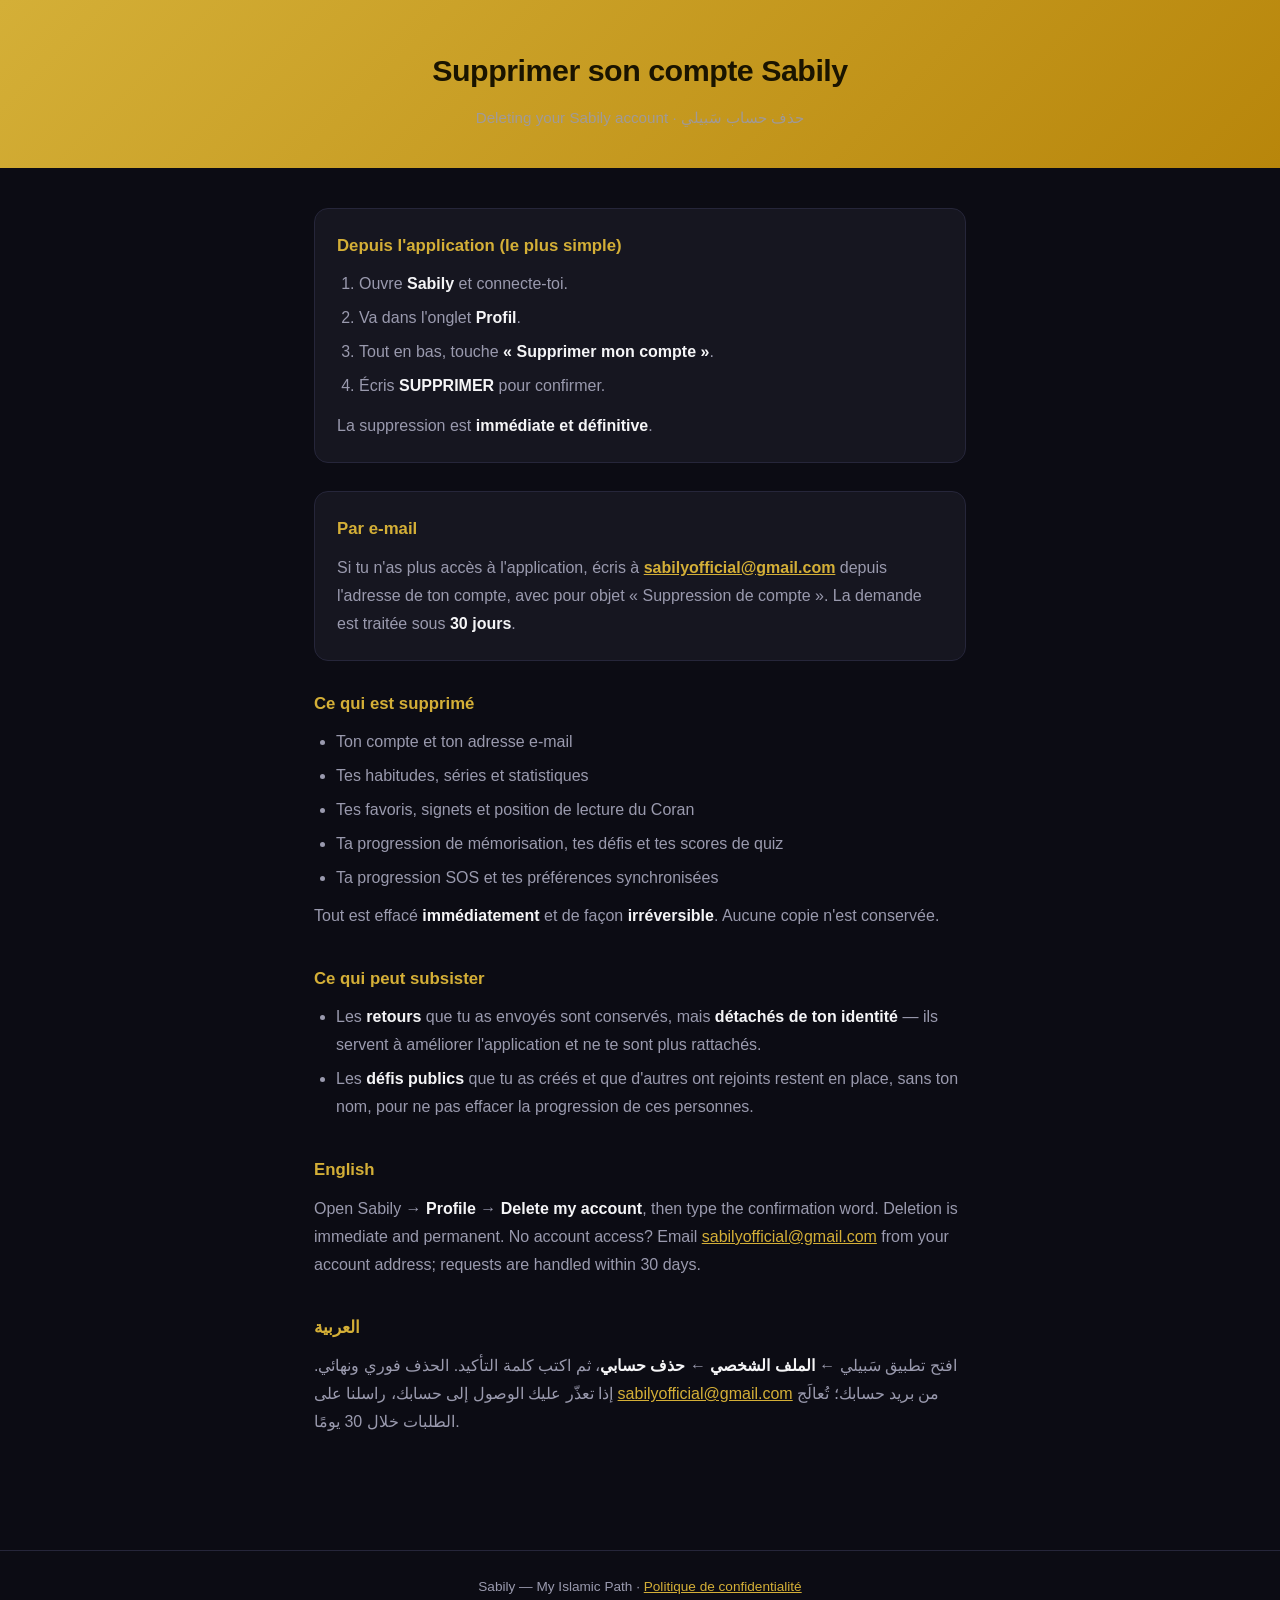
<file: delete-account.html>
<!DOCTYPE html>
<html lang="fr">
<head>
  <meta charset="UTF-8" />
  <meta name="viewport" content="width=device-width, initial-scale=1.0" />
  <title>Supprimer son compte — Sabily</title>
  <style>
    :root {
      --gold: #D4AF37;
      --gold-dark: #B8860B;
      --night: #0C0C14;
      --surface: #161620;
      --text: #F5F5F7;
      --muted: #9A9AAE;
      --border: #26263A;
    }
    * { box-sizing: border-box; margin: 0; padding: 0; }
    body {
      font-family: -apple-system, BlinkMacSystemFont, "Segoe UI", Roboto, sans-serif;
      background: var(--night);
      color: var(--text);
      line-height: 1.75;
    }
    header {
      background: linear-gradient(135deg, var(--gold), var(--gold-dark));
      color: #1a1400;
      padding: 44px 24px 36px;
      text-align: center;
    }
    header h1 { font-size: 1.9rem; font-weight: 800; letter-spacing: -0.5px; }
    header p { margin-top: 8px; font-size: .95rem; opacity: .85; }
    main { max-width: 700px; margin: 0 auto; padding: 40px 24px 80px; }
    section { margin-bottom: 34px; }
    h2 { font-size: 1.05rem; color: var(--gold); margin-bottom: 10px; }
    p, li { color: var(--muted); }
    ol, ul { padding-left: 22px; }
    li { margin-bottom: 6px; }
    .card {
      background: var(--surface);
      border: 1px solid var(--border);
      border-radius: 14px;
      padding: 22px;
      margin-bottom: 28px;
    }
    strong { color: var(--text); }
    a { color: var(--gold); }
    footer {
      border-top: 1px solid var(--border);
      padding: 24px;
      text-align: center;
      color: var(--muted);
      font-size: .85rem;
    }
    .lang { text-align: center; margin-bottom: 28px; font-size: .85rem; }
  </style>
</head>
<body>
  <header>
    <h1>Supprimer son compte Sabily</h1>
    <p>Deleting your Sabily account · حذف حساب سَبيلي</p>
  </header>

  <main>
    <div class="card">
      <h2>Depuis l'application (le plus simple)</h2>
      <ol>
        <li>Ouvre <strong>Sabily</strong> et connecte-toi.</li>
        <li>Va dans l'onglet <strong>Profil</strong>.</li>
        <li>Tout en bas, touche <strong>« Supprimer mon compte »</strong>.</li>
        <li>Écris <strong>SUPPRIMER</strong> pour confirmer.</li>
      </ol>
      <p style="margin-top:12px">La suppression est <strong>immédiate et définitive</strong>.</p>
    </div>

    <div class="card">
      <h2>Par e-mail</h2>
      <p>
        Si tu n'as plus accès à l'application, écris à
        <strong><a href="mailto:sabilyofficial@gmail.com?subject=Suppression%20de%20compte">sabilyofficial@gmail.com</a></strong>
        depuis l'adresse de ton compte, avec pour objet « Suppression de compte ».
        La demande est traitée sous <strong>30 jours</strong>.
      </p>
    </div>

    <section>
      <h2>Ce qui est supprimé</h2>
      <ul>
        <li>Ton compte et ton adresse e-mail</li>
        <li>Tes habitudes, séries et statistiques</li>
        <li>Tes favoris, signets et position de lecture du Coran</li>
        <li>Ta progression de mémorisation, tes défis et tes scores de quiz</li>
        <li>Ta progression SOS et tes préférences synchronisées</li>
      </ul>
      <p style="margin-top:10px">
        Tout est effacé <strong>immédiatement</strong> et de façon
        <strong>irréversible</strong>. Aucune copie n'est conservée.
      </p>
    </section>

    <section>
      <h2>Ce qui peut subsister</h2>
      <ul>
        <li>
          Les <strong>retours</strong> que tu as envoyés sont conservés, mais
          <strong>détachés de ton identité</strong> — ils servent à améliorer
          l'application et ne te sont plus rattachés.
        </li>
        <li>
          Les <strong>défis publics</strong> que tu as créés et que d'autres ont
          rejoints restent en place, sans ton nom, pour ne pas effacer la
          progression de ces personnes.
        </li>
      </ul>
    </section>

    <section>
      <h2>English</h2>
      <p>
        Open Sabily → <strong>Profile</strong> → <strong>Delete my account</strong>,
        then type the confirmation word. Deletion is immediate and permanent.
        No account access? Email
        <a href="mailto:sabilyofficial@gmail.com">sabilyofficial@gmail.com</a>
        from your account address; requests are handled within 30 days.
      </p>
    </section>

    <section>
      <h2>العربية</h2>
      <p>
        افتح تطبيق سَبيلي ← <strong>الملف الشخصي</strong> ←
        <strong>حذف حسابي</strong>، ثم اكتب كلمة التأكيد. الحذف فوري ونهائي.
        إذا تعذّر عليك الوصول إلى حسابك، راسلنا على
        <a href="mailto:sabilyofficial@gmail.com">sabilyofficial@gmail.com</a>
        من بريد حسابك؛ تُعالَج الطلبات خلال 30 يومًا.
      </p>
    </section>
  </main>

  <footer>
    Sabily — My Islamic Path · <a href="privacy.html">Politique de confidentialité</a>
  </footer>
</body>
</html>
</file>
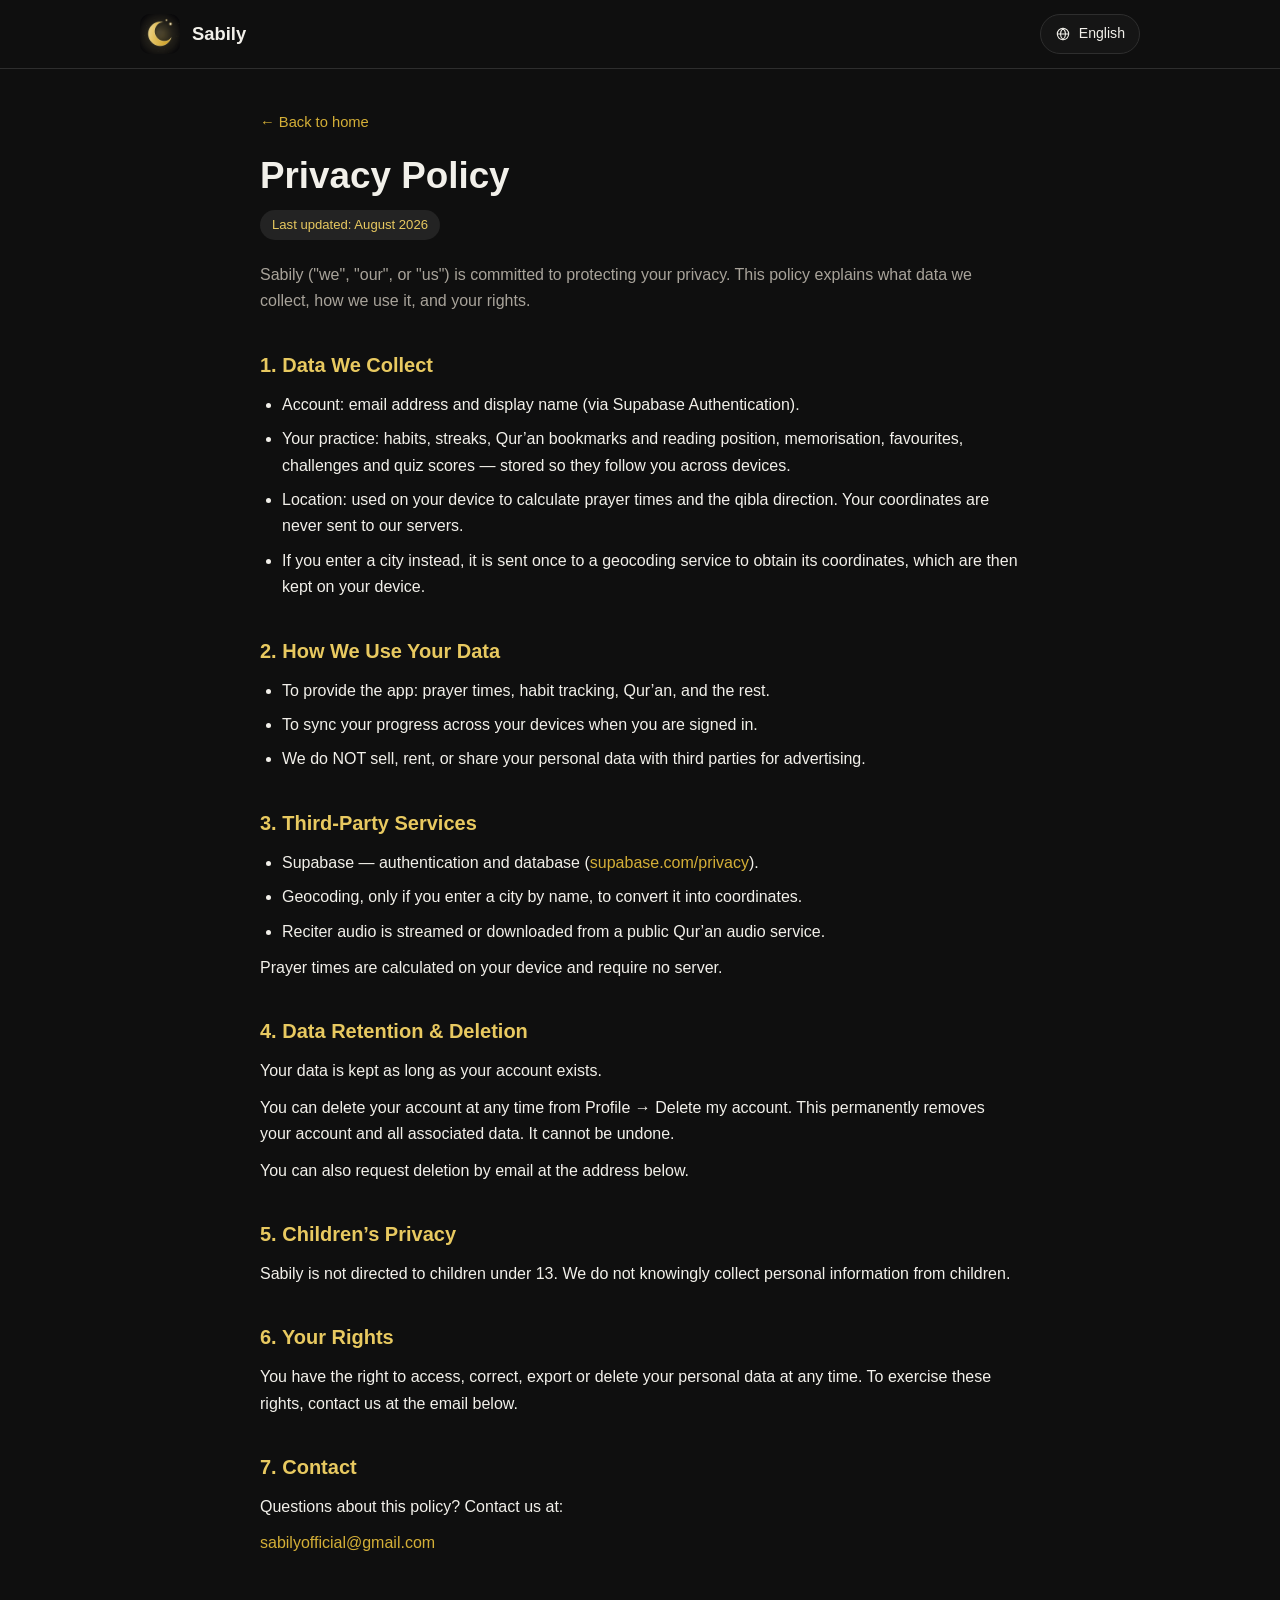
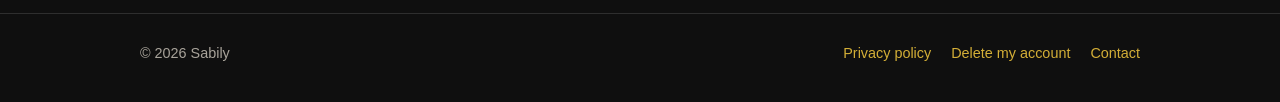
<file: privacy.html>
<!doctype html>
<html lang="en" dir="ltr">
<head>
<meta charset="utf-8">
<meta name="viewport" content="width=device-width, initial-scale=1">
<title>Privacy Policy — Sabily</title>
<meta name="description" content="Sabily: prayer times calculated on your phone, the Quran, daily habits, an anti-temptation SOS and more. No ads, and respectful of your privacy.">
<meta name="theme-color" content="#0F0F0F">
<link rel="canonical" href="https://Ayoubdev08.github.io/sabily-web/privacy.html">
<link rel="alternate" hreflang="en" href="https://Ayoubdev08.github.io/sabily-web/privacy.html">
<link rel="alternate" hreflang="fr" href="https://Ayoubdev08.github.io/sabily-web/fr/privacy.html">
<link rel="alternate" hreflang="ar" href="https://Ayoubdev08.github.io/sabily-web/ar/privacy.html">
<link rel="alternate" hreflang="es" href="https://Ayoubdev08.github.io/sabily-web/es/privacy.html">
<link rel="alternate" hreflang="de" href="https://Ayoubdev08.github.io/sabily-web/de/privacy.html">
<link rel="alternate" hreflang="it" href="https://Ayoubdev08.github.io/sabily-web/it/privacy.html">
<link rel="alternate" hreflang="x-default" href="https://Ayoubdev08.github.io/sabily-web/privacy.html">
<link rel="icon" type="image/png" href="assets/favicon-64.png">
<link rel="apple-touch-icon" href="assets/logo-192.png">
<meta property="og:type" content="website">
<meta property="og:title" content="Privacy Policy — Sabily">
<meta property="og:description" content="Sabily: prayer times calculated on your phone, the Quran, daily habits, an anti-temptation SOS and more. No ads, and respectful of your privacy.">
<meta property="og:image" content="https://Ayoubdev08.github.io/sabily-web/assets/og-en.jpg">
<meta property="og:image:width" content="1200">
<meta property="og:image:height" content="630">
<meta name="twitter:card" content="summary_large_image">
<meta property="og:url" content="https://Ayoubdev08.github.io/sabily-web/privacy.html">
<link rel="stylesheet" href="assets/style.css">

</head>
<body>
<a class="skip" href="#main">Skip to content</a>
<header class="site-header">
  <div class="wrap">
    <a class="brand" href="./">
      <img src="assets/logo-192.png" alt="" width="40" height="40">
      <span>Sabily</span>
    </a>
    <details class="lang">
      <summary aria-label="Language"><svg class="ic" viewBox="0 0 24 24" aria-hidden="true"><circle cx="12" cy="12" r="8.5"/><path d="M3.5 12h17M12 3.5c2.6 2.4 3.8 5.2 3.8 8.5s-1.2 6.1-3.8 8.5c-2.6-2.4-3.8-5.2-3.8-8.5s1.2-6.1 3.8-8.5z"/></svg><span>English</span></summary>
      <nav aria-label="Language">
<span aria-current="true">English</span>
<a href="fr/privacy.html" hreflang="fr" lang="fr">Français</a>
<a href="ar/privacy.html" hreflang="ar" lang="ar">العربية</a>
<a href="es/privacy.html" hreflang="es" lang="es">Español</a>
<a href="de/privacy.html" hreflang="de" lang="de">Deutsch</a>
<a href="it/privacy.html" hreflang="it" lang="it">Italiano</a>
      </nav>
    </details>
  </div>
</header>
<main id="main">
<div class="wrap">
<article class="doc">
  <a class="back" href="./">← Back to home</a>
  <h1>Privacy Policy</h1>
  <div class="badge">Last updated: August 2026</div>
  <p class="intro">Sabily (&quot;we&quot;, &quot;our&quot;, or &quot;us&quot;) is committed to protecting your privacy. This policy explains what data we collect, how we use it, and your rights.</p>
<h2>1. Data We Collect</h2>
<ul>
<li>Account: email address and display name (via Supabase Authentication).</li>
<li>Your practice: habits, streaks, Qur’an bookmarks and reading position, memorisation, favourites, challenges and quiz scores — stored so they follow you across devices.</li>
<li>Location: used on your device to calculate prayer times and the qibla direction. Your coordinates are never sent to our servers.</li>
<li>If you enter a city instead, it is sent once to a geocoding service to obtain its coordinates, which are then kept on your device.</li>
</ul>

<h2>2. How We Use Your Data</h2>
<ul>
<li>To provide the app: prayer times, habit tracking, Qur’an, and the rest.</li>
<li>To sync your progress across your devices when you are signed in.</li>
<li>We do NOT sell, rent, or share your personal data with third parties for advertising.</li>
</ul>

<h2>3. Third-Party Services</h2>
<ul>
<li>Supabase — authentication and database (<a href="https://supabase.com/privacy" rel="noopener">supabase.com/privacy</a>).</li>
<li>Geocoding, only if you enter a city by name, to convert it into coordinates.</li>
<li>Reciter audio is streamed or downloaded from a public Qur’an audio service.</li>
</ul>
<p>Prayer times are calculated on your device and require no server.</p>

<h2>4. Data Retention &amp; Deletion</h2>
<p>Your data is kept as long as your account exists.</p>
<p>You can delete your account at any time from Profile → Delete my account. This permanently removes your account and all associated data. It cannot be undone.</p>
<p>You can also request deletion by email at the address below.</p>

<h2>5. Children’s Privacy</h2>
<p>Sabily is not directed to children under 13. We do not knowingly collect personal information from children.</p>

<h2>6. Your Rights</h2>
<p>You have the right to access, correct, export or delete your personal data at any time. To exercise these rights, contact us at the email below.</p>

<h2>7. Contact</h2>
<p>Questions about this policy? Contact us at:</p>
<p><a href="mailto:sabilyofficial@gmail.com">sabilyofficial@gmail.com</a></p>
</article>
</div>
</main>
<footer class="site-footer">
  <div class="wrap">
    <!-- dir="ltr" : sans lui, en arabe, « © 2026 Sabily » s'affiche à l'envers
         (« Sabily 2026 © »), l'algorithme bidirectionnel recollant les morceaux. -->
    <span dir="ltr">© 2026 Sabily</span>
    <nav>
      <a href="privacy.html">Privacy policy</a>
      <a href="delete-account.html">Delete my account</a>
      <a href="mailto:sabilyofficial@gmail.com">Contact</a>
      
    </nav>
  </div>
</footer>
</body>
</html>
</file>
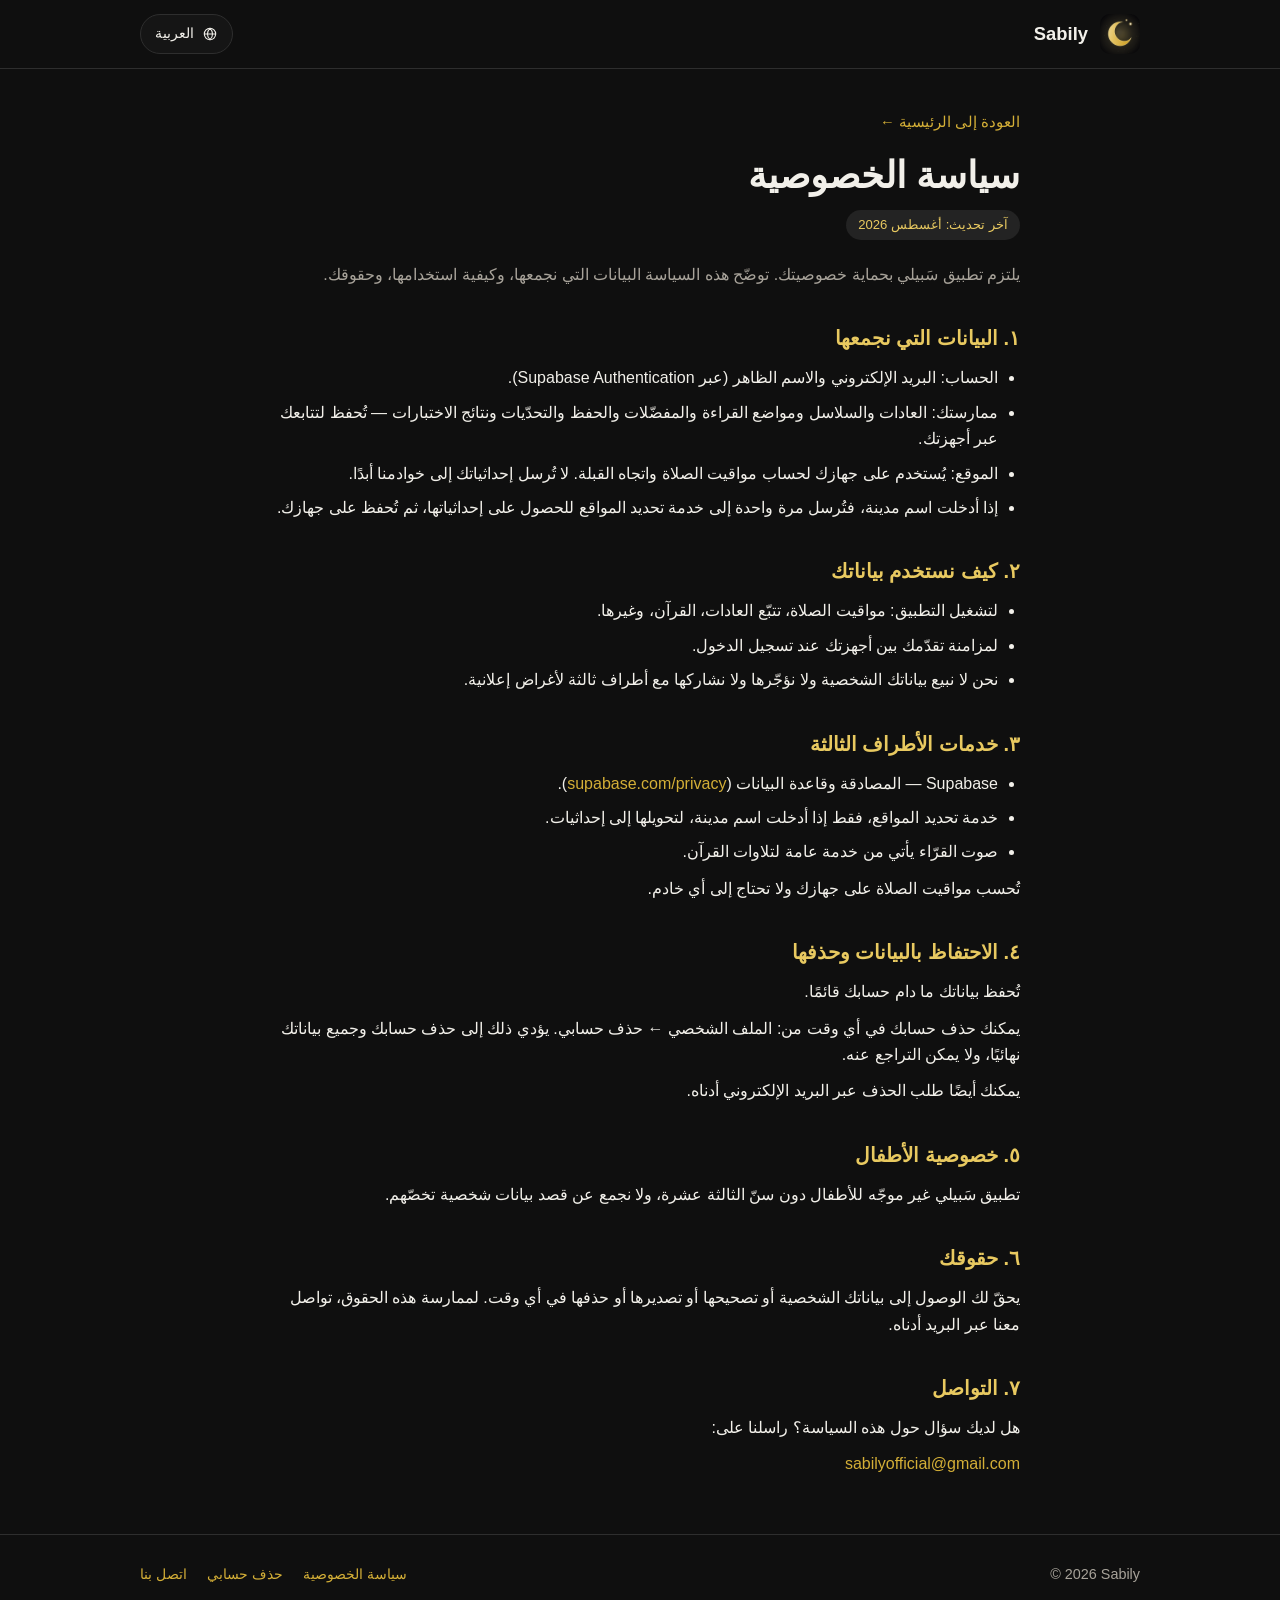
<file: ar/privacy.html>
<!doctype html>
<html lang="ar" dir="rtl">
<head>
<meta charset="utf-8">
<meta name="viewport" content="width=device-width, initial-scale=1">
<title>سياسة الخصوصية — Sabily</title>
<meta name="description" content="سَبيلي: مواقيت صلاة تُحسَب على هاتفك، والقرآن، والعادات اليومية، وخدمة SOS لحظات الإغراء، والمزيد. بلا إعلانات، ويحترم خصوصيتك.">
<meta name="theme-color" content="#0F0F0F">
<link rel="canonical" href="https://Ayoubdev08.github.io/sabily-web/ar/privacy.html">
<link rel="alternate" hreflang="en" href="https://Ayoubdev08.github.io/sabily-web/privacy.html">
<link rel="alternate" hreflang="fr" href="https://Ayoubdev08.github.io/sabily-web/fr/privacy.html">
<link rel="alternate" hreflang="ar" href="https://Ayoubdev08.github.io/sabily-web/ar/privacy.html">
<link rel="alternate" hreflang="es" href="https://Ayoubdev08.github.io/sabily-web/es/privacy.html">
<link rel="alternate" hreflang="de" href="https://Ayoubdev08.github.io/sabily-web/de/privacy.html">
<link rel="alternate" hreflang="it" href="https://Ayoubdev08.github.io/sabily-web/it/privacy.html">
<link rel="alternate" hreflang="x-default" href="https://Ayoubdev08.github.io/sabily-web/privacy.html">
<link rel="icon" type="image/png" href="../assets/favicon-64.png">
<link rel="apple-touch-icon" href="../assets/logo-192.png">
<meta property="og:type" content="website">
<meta property="og:title" content="سياسة الخصوصية — Sabily">
<meta property="og:description" content="سَبيلي: مواقيت صلاة تُحسَب على هاتفك، والقرآن، والعادات اليومية، وخدمة SOS لحظات الإغراء، والمزيد. بلا إعلانات، ويحترم خصوصيتك.">
<meta property="og:image" content="https://Ayoubdev08.github.io/sabily-web/assets/og-ar.jpg">
<meta property="og:image:width" content="1200">
<meta property="og:image:height" content="630">
<meta name="twitter:card" content="summary_large_image">
<meta property="og:url" content="https://Ayoubdev08.github.io/sabily-web/ar/privacy.html">
<link rel="stylesheet" href="../assets/style.css">

</head>
<body>
<a class="skip" href="#main">انتقل إلى المحتوى</a>
<header class="site-header">
  <div class="wrap">
    <a class="brand" href="./">
      <img src="../assets/logo-192.png" alt="" width="40" height="40">
      <span>Sabily</span>
    </a>
    <details class="lang">
      <summary aria-label="Language"><svg class="ic" viewBox="0 0 24 24" aria-hidden="true"><circle cx="12" cy="12" r="8.5"/><path d="M3.5 12h17M12 3.5c2.6 2.4 3.8 5.2 3.8 8.5s-1.2 6.1-3.8 8.5c-2.6-2.4-3.8-5.2-3.8-8.5s1.2-6.1 3.8-8.5z"/></svg><span>العربية</span></summary>
      <nav aria-label="Language">
<a href="../privacy.html" hreflang="en" lang="en">English</a>
<a href="../fr/privacy.html" hreflang="fr" lang="fr">Français</a>
<span aria-current="true">العربية</span>
<a href="../es/privacy.html" hreflang="es" lang="es">Español</a>
<a href="../de/privacy.html" hreflang="de" lang="de">Deutsch</a>
<a href="../it/privacy.html" hreflang="it" lang="it">Italiano</a>
      </nav>
    </details>
  </div>
</header>
<main id="main">
<div class="wrap">
<article class="doc">
  <a class="back" href="./">العودة إلى الرئيسية ←</a>
  <h1>سياسة الخصوصية</h1>
  <div class="badge">آخر تحديث: أغسطس 2026</div>
  <p class="intro">يلتزم تطبيق سَبيلي بحماية خصوصيتك. توضّح هذه السياسة البيانات التي نجمعها، وكيفية استخدامها، وحقوقك.</p>
<h2>١. البيانات التي نجمعها</h2>
<ul>
<li>الحساب: البريد الإلكتروني والاسم الظاهر (عبر Supabase Authentication).</li>
<li>ممارستك: العادات والسلاسل ومواضع القراءة والمفضّلات والحفظ والتحدّيات ونتائج الاختبارات — تُحفظ لتتابعك عبر أجهزتك.</li>
<li>الموقع: يُستخدم على جهازك لحساب مواقيت الصلاة واتجاه القبلة. لا تُرسل إحداثياتك إلى خوادمنا أبدًا.</li>
<li>إذا أدخلت اسم مدينة، فتُرسل مرة واحدة إلى خدمة تحديد المواقع للحصول على إحداثياتها، ثم تُحفظ على جهازك.</li>
</ul>

<h2>٢. كيف نستخدم بياناتك</h2>
<ul>
<li>لتشغيل التطبيق: مواقيت الصلاة، تتبّع العادات، القرآن، وغيرها.</li>
<li>لمزامنة تقدّمك بين أجهزتك عند تسجيل الدخول.</li>
<li>نحن لا نبيع بياناتك الشخصية ولا نؤجّرها ولا نشاركها مع أطراف ثالثة لأغراض إعلانية.</li>
</ul>

<h2>٣. خدمات الأطراف الثالثة</h2>
<ul>
<li>Supabase — المصادقة وقاعدة البيانات (<a href="https://supabase.com/privacy" rel="noopener">supabase.com/privacy</a>).</li>
<li>خدمة تحديد المواقع، فقط إذا أدخلت اسم مدينة، لتحويلها إلى إحداثيات.</li>
<li>صوت القرّاء يأتي من خدمة عامة لتلاوات القرآن.</li>
</ul>
<p>تُحسب مواقيت الصلاة على جهازك ولا تحتاج إلى أي خادم.</p>

<h2>٤. الاحتفاظ بالبيانات وحذفها</h2>
<p>تُحفظ بياناتك ما دام حسابك قائمًا.</p>
<p>يمكنك حذف حسابك في أي وقت من: الملف الشخصي ← حذف حسابي. يؤدي ذلك إلى حذف حسابك وجميع بياناتك نهائيًا، ولا يمكن التراجع عنه.</p>
<p>يمكنك أيضًا طلب الحذف عبر البريد الإلكتروني أدناه.</p>

<h2>٥. خصوصية الأطفال</h2>
<p>تطبيق سَبيلي غير موجّه للأطفال دون سنّ الثالثة عشرة، ولا نجمع عن قصد بيانات شخصية تخصّهم.</p>

<h2>٦. حقوقك</h2>
<p>يحقّ لك الوصول إلى بياناتك الشخصية أو تصحيحها أو تصديرها أو حذفها في أي وقت. لممارسة هذه الحقوق، تواصل معنا عبر البريد أدناه.</p>

<h2>٧. التواصل</h2>
<p>هل لديك سؤال حول هذه السياسة؟ راسلنا على:</p>
<p><a href="mailto:sabilyofficial@gmail.com">sabilyofficial@gmail.com</a></p>
</article>
</div>
</main>
<footer class="site-footer">
  <div class="wrap">
    <!-- dir="ltr" : sans lui, en arabe, « © 2026 Sabily » s'affiche à l'envers
         (« Sabily 2026 © »), l'algorithme bidirectionnel recollant les morceaux. -->
    <span dir="ltr">© 2026 Sabily</span>
    <nav>
      <a href="privacy.html">سياسة الخصوصية</a>
      <a href="../delete-account.html">حذف حسابي</a>
      <a href="mailto:sabilyofficial@gmail.com">اتصل بنا</a>
      
    </nav>
  </div>
</footer>
</body>
</html>
</file>
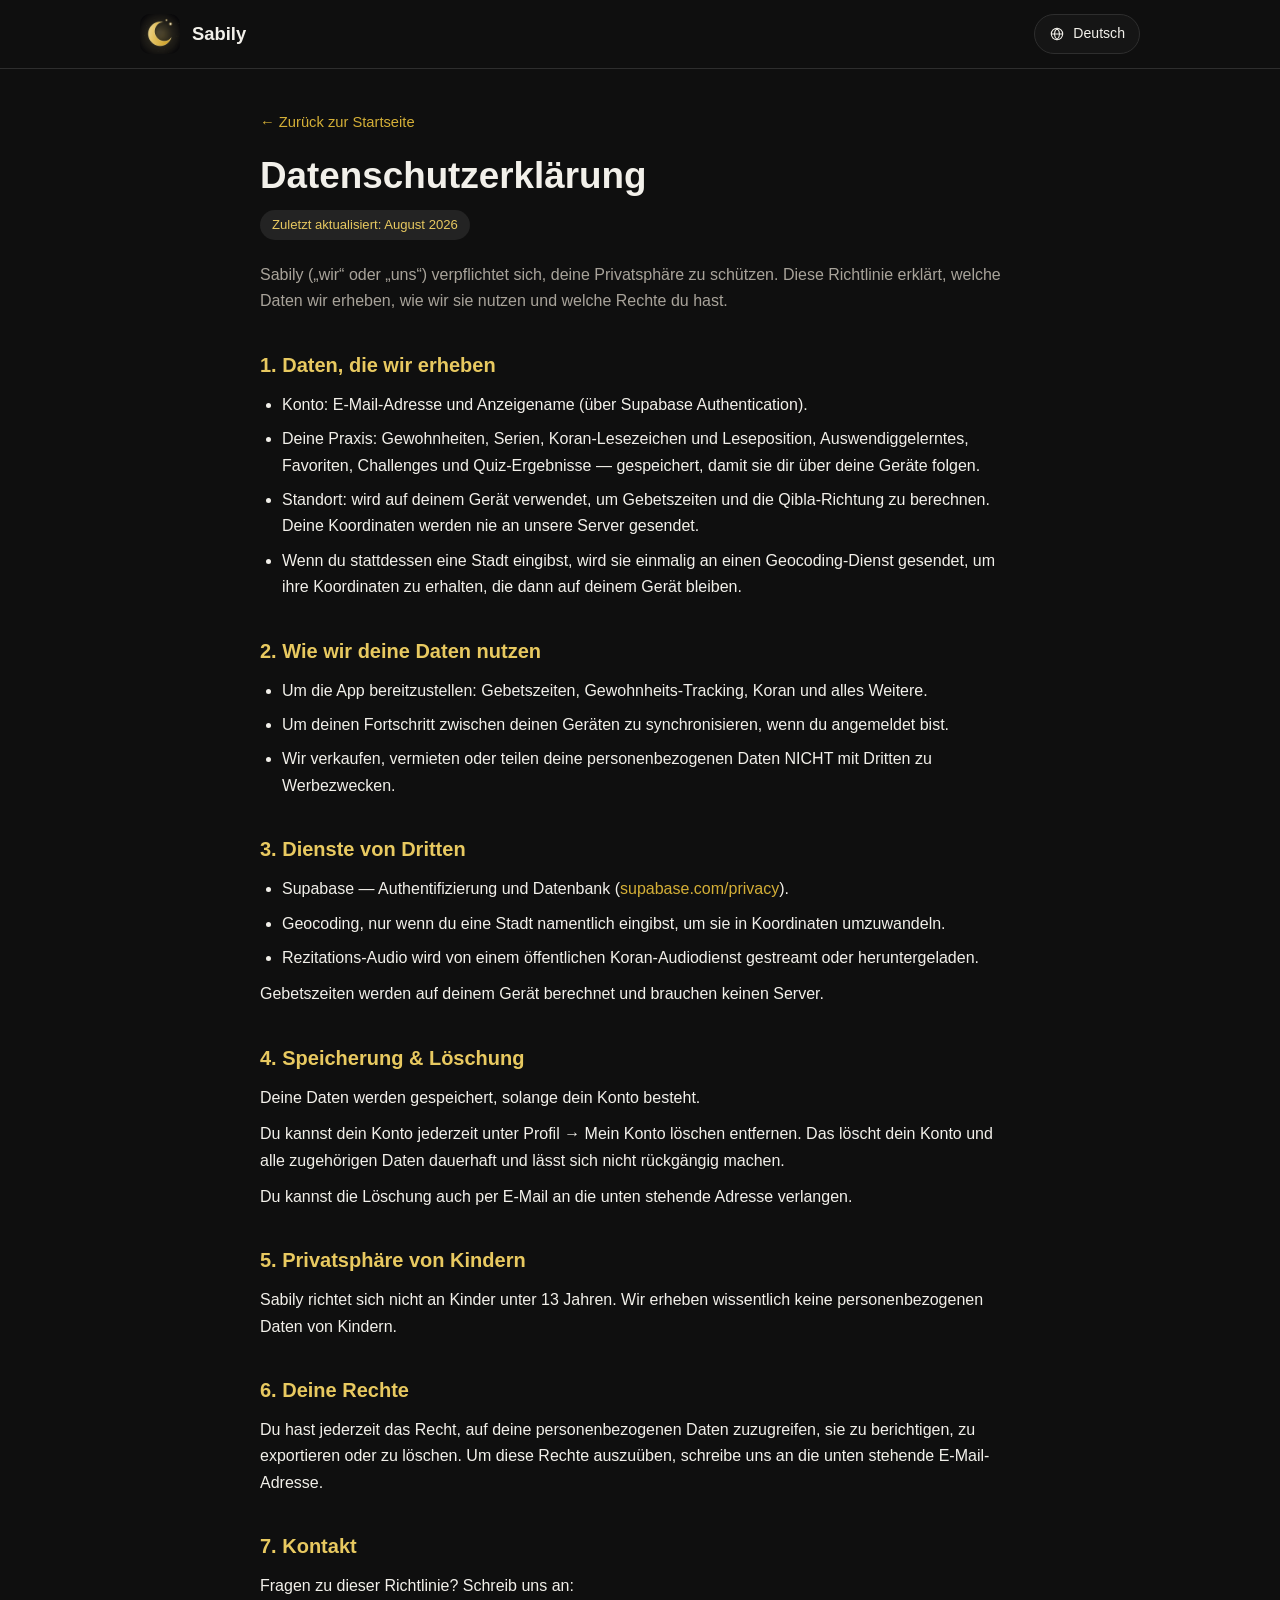
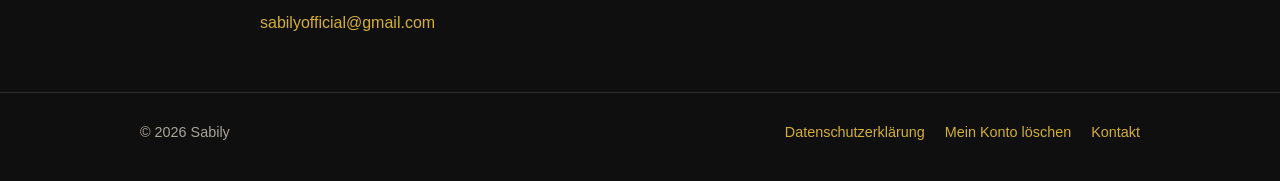
<file: de/privacy.html>
<!doctype html>
<html lang="de" dir="ltr">
<head>
<meta charset="utf-8">
<meta name="viewport" content="width=device-width, initial-scale=1">
<title>Datenschutzerklärung — Sabily</title>
<meta name="description" content="Sabily: Gebetszeiten, die auf deinem Handy berechnet werden, der Koran, tägliche Gewohnheiten, ein SOS gegen Versuchungen und mehr. Ohne Werbung und mit Respekt für deine Privatsphäre.">
<meta name="theme-color" content="#0F0F0F">
<link rel="canonical" href="https://Ayoubdev08.github.io/sabily-web/de/privacy.html">
<link rel="alternate" hreflang="en" href="https://Ayoubdev08.github.io/sabily-web/privacy.html">
<link rel="alternate" hreflang="fr" href="https://Ayoubdev08.github.io/sabily-web/fr/privacy.html">
<link rel="alternate" hreflang="ar" href="https://Ayoubdev08.github.io/sabily-web/ar/privacy.html">
<link rel="alternate" hreflang="es" href="https://Ayoubdev08.github.io/sabily-web/es/privacy.html">
<link rel="alternate" hreflang="de" href="https://Ayoubdev08.github.io/sabily-web/de/privacy.html">
<link rel="alternate" hreflang="it" href="https://Ayoubdev08.github.io/sabily-web/it/privacy.html">
<link rel="alternate" hreflang="x-default" href="https://Ayoubdev08.github.io/sabily-web/privacy.html">
<link rel="icon" type="image/png" href="../assets/favicon-64.png">
<link rel="apple-touch-icon" href="../assets/logo-192.png">
<meta property="og:type" content="website">
<meta property="og:title" content="Datenschutzerklärung — Sabily">
<meta property="og:description" content="Sabily: Gebetszeiten, die auf deinem Handy berechnet werden, der Koran, tägliche Gewohnheiten, ein SOS gegen Versuchungen und mehr. Ohne Werbung und mit Respekt für deine Privatsphäre.">
<meta property="og:image" content="https://Ayoubdev08.github.io/sabily-web/assets/og-de.jpg">
<meta property="og:image:width" content="1200">
<meta property="og:image:height" content="630">
<meta name="twitter:card" content="summary_large_image">
<meta property="og:url" content="https://Ayoubdev08.github.io/sabily-web/de/privacy.html">
<link rel="stylesheet" href="../assets/style.css">

</head>
<body>
<a class="skip" href="#main">Zum Inhalt springen</a>
<header class="site-header">
  <div class="wrap">
    <a class="brand" href="./">
      <img src="../assets/logo-192.png" alt="" width="40" height="40">
      <span>Sabily</span>
    </a>
    <details class="lang">
      <summary aria-label="Language"><svg class="ic" viewBox="0 0 24 24" aria-hidden="true"><circle cx="12" cy="12" r="8.5"/><path d="M3.5 12h17M12 3.5c2.6 2.4 3.8 5.2 3.8 8.5s-1.2 6.1-3.8 8.5c-2.6-2.4-3.8-5.2-3.8-8.5s1.2-6.1 3.8-8.5z"/></svg><span>Deutsch</span></summary>
      <nav aria-label="Language">
<a href="../privacy.html" hreflang="en" lang="en">English</a>
<a href="../fr/privacy.html" hreflang="fr" lang="fr">Français</a>
<a href="../ar/privacy.html" hreflang="ar" lang="ar">العربية</a>
<a href="../es/privacy.html" hreflang="es" lang="es">Español</a>
<span aria-current="true">Deutsch</span>
<a href="../it/privacy.html" hreflang="it" lang="it">Italiano</a>
      </nav>
    </details>
  </div>
</header>
<main id="main">
<div class="wrap">
<article class="doc">
  <a class="back" href="./">← Zurück zur Startseite</a>
  <h1>Datenschutzerklärung</h1>
  <div class="badge">Zuletzt aktualisiert: August 2026</div>
  <p class="intro">Sabily („wir“ oder „uns“) verpflichtet sich, deine Privatsphäre zu schützen. Diese Richtlinie erklärt, welche Daten wir erheben, wie wir sie nutzen und welche Rechte du hast.</p>
<h2>1. Daten, die wir erheben</h2>
<ul>
<li>Konto: E-Mail-Adresse und Anzeigename (über Supabase Authentication).</li>
<li>Deine Praxis: Gewohnheiten, Serien, Koran-Lesezeichen und Leseposition, Auswendiggelerntes, Favoriten, Challenges und Quiz-Ergebnisse — gespeichert, damit sie dir über deine Geräte folgen.</li>
<li>Standort: wird auf deinem Gerät verwendet, um Gebetszeiten und die Qibla-Richtung zu berechnen. Deine Koordinaten werden nie an unsere Server gesendet.</li>
<li>Wenn du stattdessen eine Stadt eingibst, wird sie einmalig an einen Geocoding-Dienst gesendet, um ihre Koordinaten zu erhalten, die dann auf deinem Gerät bleiben.</li>
</ul>

<h2>2. Wie wir deine Daten nutzen</h2>
<ul>
<li>Um die App bereitzustellen: Gebetszeiten, Gewohnheits-Tracking, Koran und alles Weitere.</li>
<li>Um deinen Fortschritt zwischen deinen Geräten zu synchronisieren, wenn du angemeldet bist.</li>
<li>Wir verkaufen, vermieten oder teilen deine personenbezogenen Daten NICHT mit Dritten zu Werbezwecken.</li>
</ul>

<h2>3. Dienste von Dritten</h2>
<ul>
<li>Supabase — Authentifizierung und Datenbank (<a href="https://supabase.com/privacy" rel="noopener">supabase.com/privacy</a>).</li>
<li>Geocoding, nur wenn du eine Stadt namentlich eingibst, um sie in Koordinaten umzuwandeln.</li>
<li>Rezitations-Audio wird von einem öffentlichen Koran-Audiodienst gestreamt oder heruntergeladen.</li>
</ul>
<p>Gebetszeiten werden auf deinem Gerät berechnet und brauchen keinen Server.</p>

<h2>4. Speicherung &amp; Löschung</h2>
<p>Deine Daten werden gespeichert, solange dein Konto besteht.</p>
<p>Du kannst dein Konto jederzeit unter Profil → Mein Konto löschen entfernen. Das löscht dein Konto und alle zugehörigen Daten dauerhaft und lässt sich nicht rückgängig machen.</p>
<p>Du kannst die Löschung auch per E-Mail an die unten stehende Adresse verlangen.</p>

<h2>5. Privatsphäre von Kindern</h2>
<p>Sabily richtet sich nicht an Kinder unter 13 Jahren. Wir erheben wissentlich keine personenbezogenen Daten von Kindern.</p>

<h2>6. Deine Rechte</h2>
<p>Du hast jederzeit das Recht, auf deine personenbezogenen Daten zuzugreifen, sie zu berichtigen, zu exportieren oder zu löschen. Um diese Rechte auszuüben, schreibe uns an die unten stehende E-Mail-Adresse.</p>

<h2>7. Kontakt</h2>
<p>Fragen zu dieser Richtlinie? Schreib uns an:</p>
<p><a href="mailto:sabilyofficial@gmail.com">sabilyofficial@gmail.com</a></p>
</article>
</div>
</main>
<footer class="site-footer">
  <div class="wrap">
    <!-- dir="ltr" : sans lui, en arabe, « © 2026 Sabily » s'affiche à l'envers
         (« Sabily 2026 © »), l'algorithme bidirectionnel recollant les morceaux. -->
    <span dir="ltr">© 2026 Sabily</span>
    <nav>
      <a href="privacy.html">Datenschutzerklärung</a>
      <a href="../delete-account.html">Mein Konto löschen</a>
      <a href="mailto:sabilyofficial@gmail.com">Kontakt</a>
      
    </nav>
  </div>
</footer>
</body>
</html>
</file>
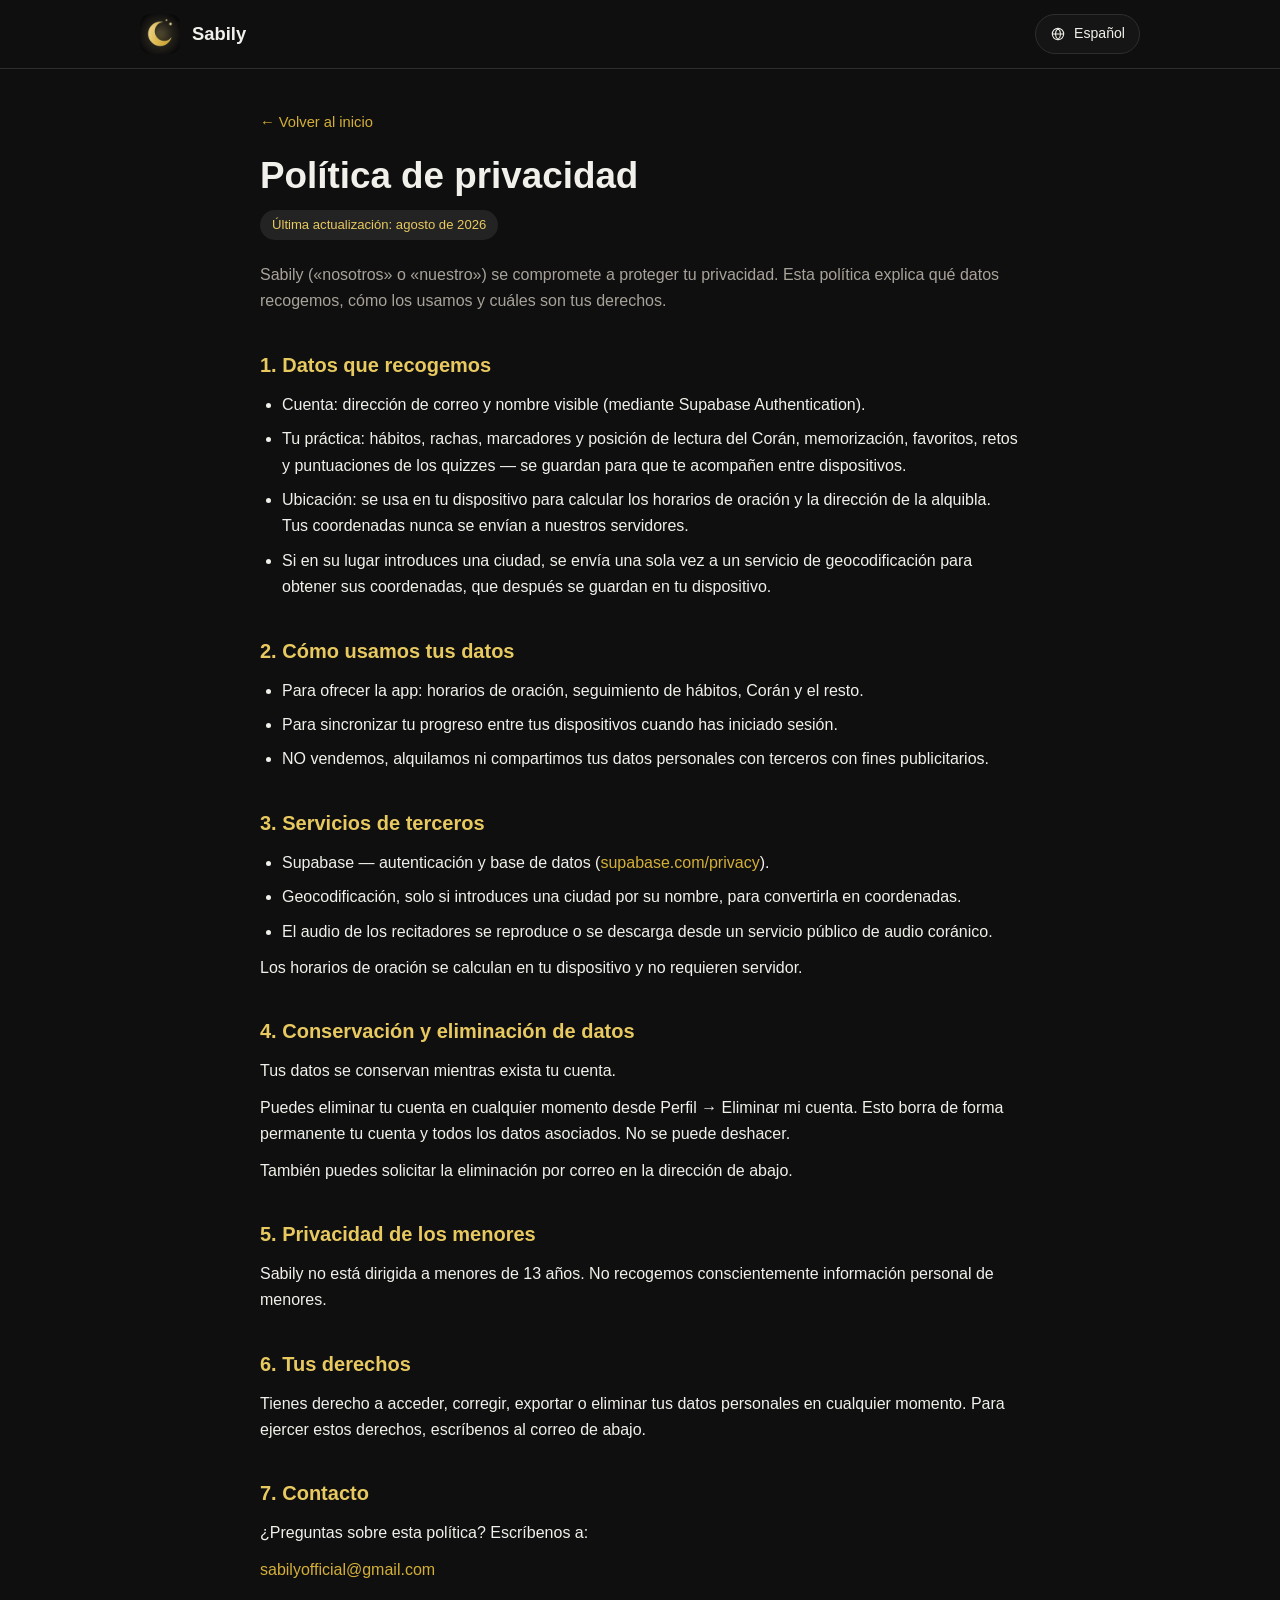
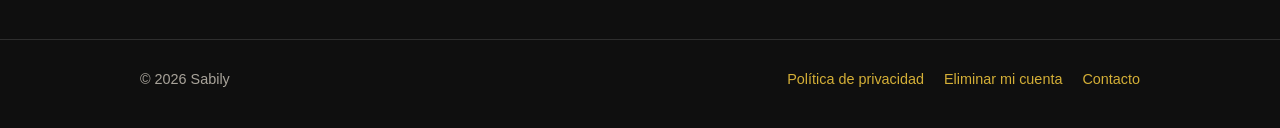
<file: es/privacy.html>
<!doctype html>
<html lang="es" dir="ltr">
<head>
<meta charset="utf-8">
<meta name="viewport" content="width=device-width, initial-scale=1">
<title>Política de privacidad — Sabily</title>
<meta name="description" content="Sabily: horarios de oración calculados en tu teléfono, el Corán, hábitos diarios, un SOS contra la tentación y más. Sin anuncios y respetuosa con tu privacidad.">
<meta name="theme-color" content="#0F0F0F">
<link rel="canonical" href="https://Ayoubdev08.github.io/sabily-web/es/privacy.html">
<link rel="alternate" hreflang="en" href="https://Ayoubdev08.github.io/sabily-web/privacy.html">
<link rel="alternate" hreflang="fr" href="https://Ayoubdev08.github.io/sabily-web/fr/privacy.html">
<link rel="alternate" hreflang="ar" href="https://Ayoubdev08.github.io/sabily-web/ar/privacy.html">
<link rel="alternate" hreflang="es" href="https://Ayoubdev08.github.io/sabily-web/es/privacy.html">
<link rel="alternate" hreflang="de" href="https://Ayoubdev08.github.io/sabily-web/de/privacy.html">
<link rel="alternate" hreflang="it" href="https://Ayoubdev08.github.io/sabily-web/it/privacy.html">
<link rel="alternate" hreflang="x-default" href="https://Ayoubdev08.github.io/sabily-web/privacy.html">
<link rel="icon" type="image/png" href="../assets/favicon-64.png">
<link rel="apple-touch-icon" href="../assets/logo-192.png">
<meta property="og:type" content="website">
<meta property="og:title" content="Política de privacidad — Sabily">
<meta property="og:description" content="Sabily: horarios de oración calculados en tu teléfono, el Corán, hábitos diarios, un SOS contra la tentación y más. Sin anuncios y respetuosa con tu privacidad.">
<meta property="og:image" content="https://Ayoubdev08.github.io/sabily-web/assets/og-es.jpg">
<meta property="og:image:width" content="1200">
<meta property="og:image:height" content="630">
<meta name="twitter:card" content="summary_large_image">
<meta property="og:url" content="https://Ayoubdev08.github.io/sabily-web/es/privacy.html">
<link rel="stylesheet" href="../assets/style.css">

</head>
<body>
<a class="skip" href="#main">Saltar al contenido</a>
<header class="site-header">
  <div class="wrap">
    <a class="brand" href="./">
      <img src="../assets/logo-192.png" alt="" width="40" height="40">
      <span>Sabily</span>
    </a>
    <details class="lang">
      <summary aria-label="Language"><svg class="ic" viewBox="0 0 24 24" aria-hidden="true"><circle cx="12" cy="12" r="8.5"/><path d="M3.5 12h17M12 3.5c2.6 2.4 3.8 5.2 3.8 8.5s-1.2 6.1-3.8 8.5c-2.6-2.4-3.8-5.2-3.8-8.5s1.2-6.1 3.8-8.5z"/></svg><span>Español</span></summary>
      <nav aria-label="Language">
<a href="../privacy.html" hreflang="en" lang="en">English</a>
<a href="../fr/privacy.html" hreflang="fr" lang="fr">Français</a>
<a href="../ar/privacy.html" hreflang="ar" lang="ar">العربية</a>
<span aria-current="true">Español</span>
<a href="../de/privacy.html" hreflang="de" lang="de">Deutsch</a>
<a href="../it/privacy.html" hreflang="it" lang="it">Italiano</a>
      </nav>
    </details>
  </div>
</header>
<main id="main">
<div class="wrap">
<article class="doc">
  <a class="back" href="./">← Volver al inicio</a>
  <h1>Política de privacidad</h1>
  <div class="badge">Última actualización: agosto de 2026</div>
  <p class="intro">Sabily («nosotros» o «nuestro») se compromete a proteger tu privacidad. Esta política explica qué datos recogemos, cómo los usamos y cuáles son tus derechos.</p>
<h2>1. Datos que recogemos</h2>
<ul>
<li>Cuenta: dirección de correo y nombre visible (mediante Supabase Authentication).</li>
<li>Tu práctica: hábitos, rachas, marcadores y posición de lectura del Corán, memorización, favoritos, retos y puntuaciones de los quizzes — se guardan para que te acompañen entre dispositivos.</li>
<li>Ubicación: se usa en tu dispositivo para calcular los horarios de oración y la dirección de la alquibla. Tus coordenadas nunca se envían a nuestros servidores.</li>
<li>Si en su lugar introduces una ciudad, se envía una sola vez a un servicio de geocodificación para obtener sus coordenadas, que después se guardan en tu dispositivo.</li>
</ul>

<h2>2. Cómo usamos tus datos</h2>
<ul>
<li>Para ofrecer la app: horarios de oración, seguimiento de hábitos, Corán y el resto.</li>
<li>Para sincronizar tu progreso entre tus dispositivos cuando has iniciado sesión.</li>
<li>NO vendemos, alquilamos ni compartimos tus datos personales con terceros con fines publicitarios.</li>
</ul>

<h2>3. Servicios de terceros</h2>
<ul>
<li>Supabase — autenticación y base de datos (<a href="https://supabase.com/privacy" rel="noopener">supabase.com/privacy</a>).</li>
<li>Geocodificación, solo si introduces una ciudad por su nombre, para convertirla en coordenadas.</li>
<li>El audio de los recitadores se reproduce o se descarga desde un servicio público de audio coránico.</li>
</ul>
<p>Los horarios de oración se calculan en tu dispositivo y no requieren servidor.</p>

<h2>4. Conservación y eliminación de datos</h2>
<p>Tus datos se conservan mientras exista tu cuenta.</p>
<p>Puedes eliminar tu cuenta en cualquier momento desde Perfil → Eliminar mi cuenta. Esto borra de forma permanente tu cuenta y todos los datos asociados. No se puede deshacer.</p>
<p>También puedes solicitar la eliminación por correo en la dirección de abajo.</p>

<h2>5. Privacidad de los menores</h2>
<p>Sabily no está dirigida a menores de 13 años. No recogemos conscientemente información personal de menores.</p>

<h2>6. Tus derechos</h2>
<p>Tienes derecho a acceder, corregir, exportar o eliminar tus datos personales en cualquier momento. Para ejercer estos derechos, escríbenos al correo de abajo.</p>

<h2>7. Contacto</h2>
<p>¿Preguntas sobre esta política? Escríbenos a:</p>
<p><a href="mailto:sabilyofficial@gmail.com">sabilyofficial@gmail.com</a></p>
</article>
</div>
</main>
<footer class="site-footer">
  <div class="wrap">
    <!-- dir="ltr" : sans lui, en arabe, « © 2026 Sabily » s'affiche à l'envers
         (« Sabily 2026 © »), l'algorithme bidirectionnel recollant les morceaux. -->
    <span dir="ltr">© 2026 Sabily</span>
    <nav>
      <a href="privacy.html">Política de privacidad</a>
      <a href="../delete-account.html">Eliminar mi cuenta</a>
      <a href="mailto:sabilyofficial@gmail.com">Contacto</a>
      
    </nav>
  </div>
</footer>
</body>
</html>
</file>
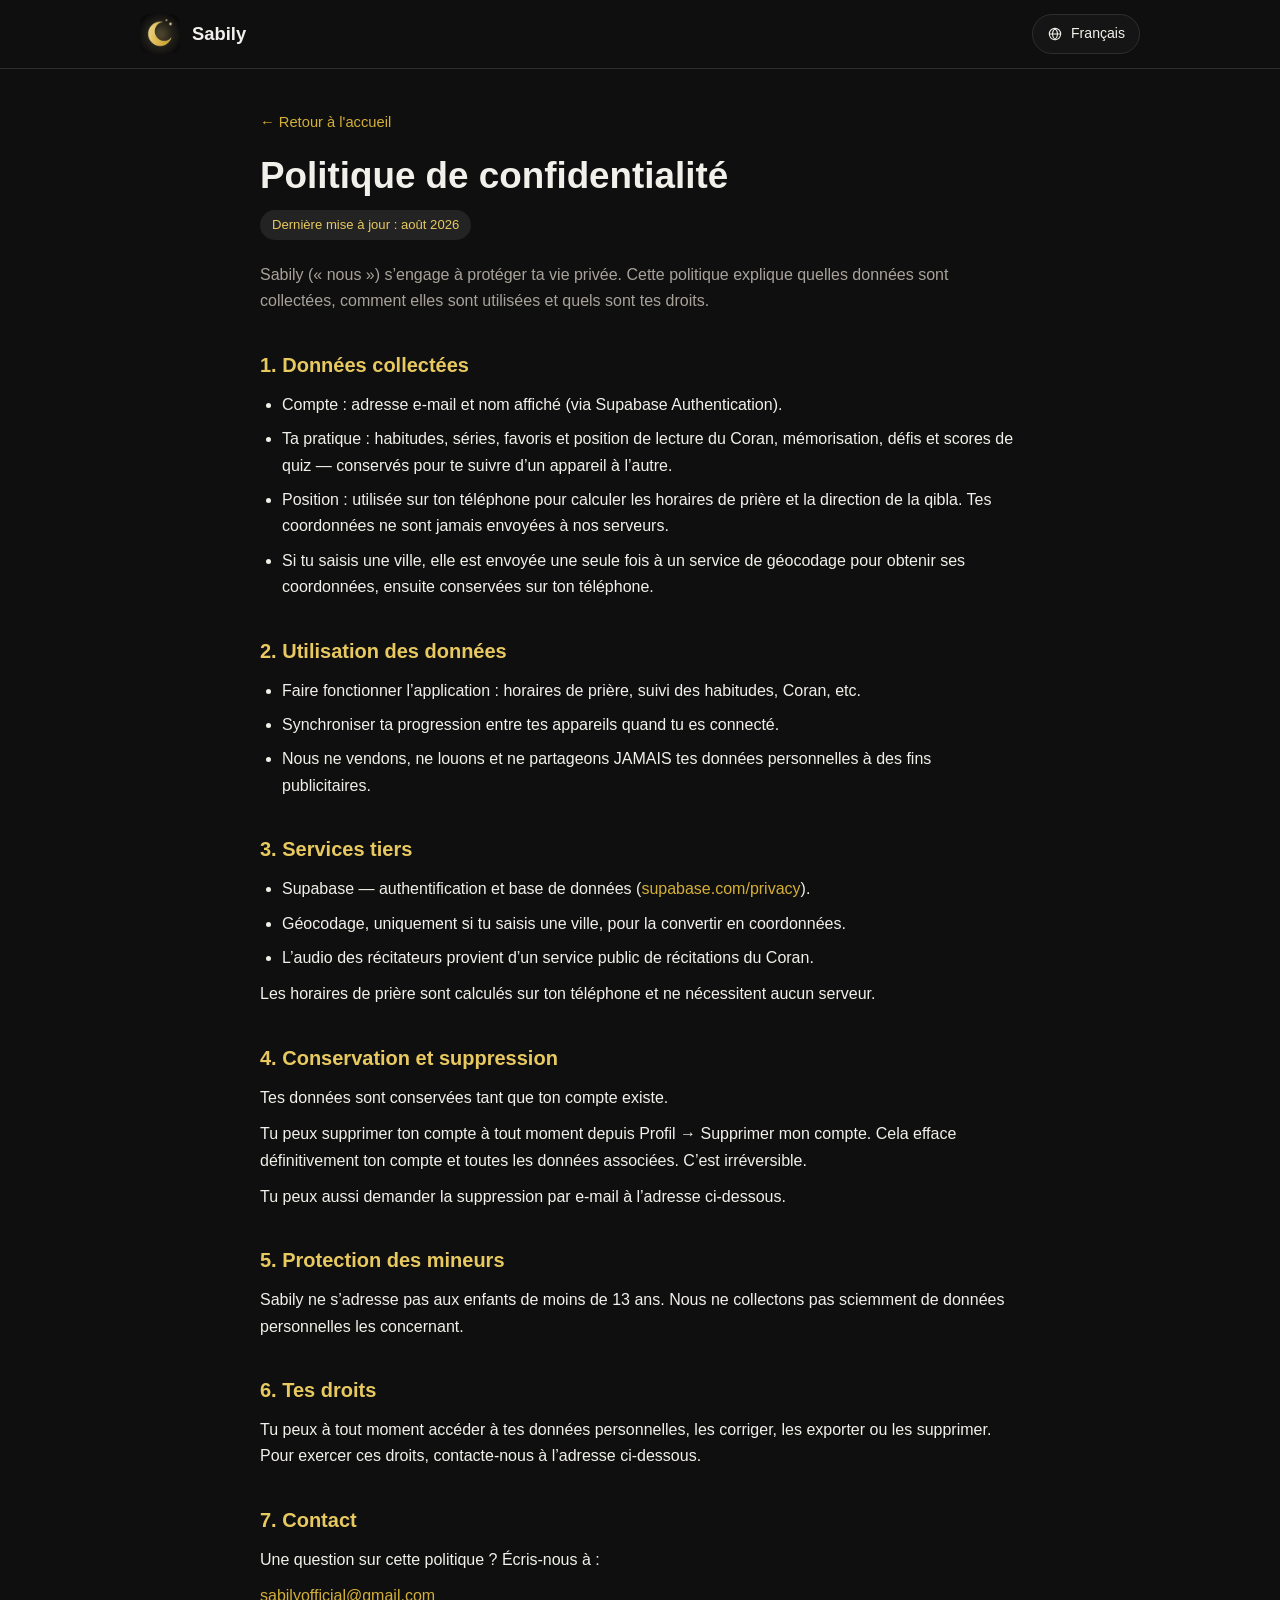
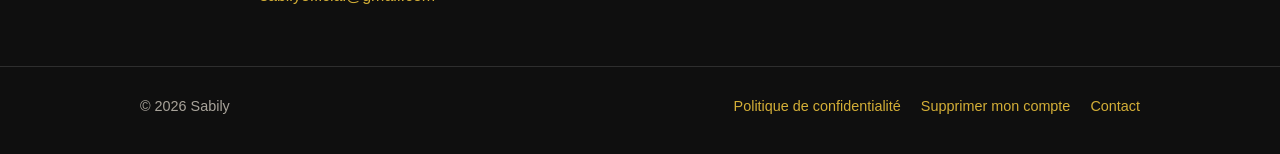
<file: fr/privacy.html>
<!doctype html>
<html lang="fr" dir="ltr">
<head>
<meta charset="utf-8">
<meta name="viewport" content="width=device-width, initial-scale=1">
<title>Politique de confidentialité — Sabily</title>
<meta name="description" content="Sabily : horaires de prière calculés sur ton téléphone, Coran, habitudes, SOS anti-tentation et plus. Sans publicité, respectueux de ta vie privée.">
<meta name="theme-color" content="#0F0F0F">
<link rel="canonical" href="https://Ayoubdev08.github.io/sabily-web/fr/privacy.html">
<link rel="alternate" hreflang="en" href="https://Ayoubdev08.github.io/sabily-web/privacy.html">
<link rel="alternate" hreflang="fr" href="https://Ayoubdev08.github.io/sabily-web/fr/privacy.html">
<link rel="alternate" hreflang="ar" href="https://Ayoubdev08.github.io/sabily-web/ar/privacy.html">
<link rel="alternate" hreflang="es" href="https://Ayoubdev08.github.io/sabily-web/es/privacy.html">
<link rel="alternate" hreflang="de" href="https://Ayoubdev08.github.io/sabily-web/de/privacy.html">
<link rel="alternate" hreflang="it" href="https://Ayoubdev08.github.io/sabily-web/it/privacy.html">
<link rel="alternate" hreflang="x-default" href="https://Ayoubdev08.github.io/sabily-web/privacy.html">
<link rel="icon" type="image/png" href="../assets/favicon-64.png">
<link rel="apple-touch-icon" href="../assets/logo-192.png">
<meta property="og:type" content="website">
<meta property="og:title" content="Politique de confidentialité — Sabily">
<meta property="og:description" content="Sabily : horaires de prière calculés sur ton téléphone, Coran, habitudes, SOS anti-tentation et plus. Sans publicité, respectueux de ta vie privée.">
<meta property="og:image" content="https://Ayoubdev08.github.io/sabily-web/assets/og-fr.jpg">
<meta property="og:image:width" content="1200">
<meta property="og:image:height" content="630">
<meta name="twitter:card" content="summary_large_image">
<meta property="og:url" content="https://Ayoubdev08.github.io/sabily-web/fr/privacy.html">
<link rel="stylesheet" href="../assets/style.css">

</head>
<body>
<a class="skip" href="#main">Aller au contenu</a>
<header class="site-header">
  <div class="wrap">
    <a class="brand" href="./">
      <img src="../assets/logo-192.png" alt="" width="40" height="40">
      <span>Sabily</span>
    </a>
    <details class="lang">
      <summary aria-label="Language"><svg class="ic" viewBox="0 0 24 24" aria-hidden="true"><circle cx="12" cy="12" r="8.5"/><path d="M3.5 12h17M12 3.5c2.6 2.4 3.8 5.2 3.8 8.5s-1.2 6.1-3.8 8.5c-2.6-2.4-3.8-5.2-3.8-8.5s1.2-6.1 3.8-8.5z"/></svg><span>Français</span></summary>
      <nav aria-label="Language">
<a href="../privacy.html" hreflang="en" lang="en">English</a>
<span aria-current="true">Français</span>
<a href="../ar/privacy.html" hreflang="ar" lang="ar">العربية</a>
<a href="../es/privacy.html" hreflang="es" lang="es">Español</a>
<a href="../de/privacy.html" hreflang="de" lang="de">Deutsch</a>
<a href="../it/privacy.html" hreflang="it" lang="it">Italiano</a>
      </nav>
    </details>
  </div>
</header>
<main id="main">
<div class="wrap">
<article class="doc">
  <a class="back" href="./">← Retour à l'accueil</a>
  <h1>Politique de confidentialité</h1>
  <div class="badge">Dernière mise à jour : août 2026</div>
  <p class="intro">Sabily (« nous ») s’engage à protéger ta vie privée. Cette politique explique quelles données sont collectées, comment elles sont utilisées et quels sont tes droits.</p>
<h2>1. Données collectées</h2>
<ul>
<li>Compte : adresse e-mail et nom affiché (via Supabase Authentication).</li>
<li>Ta pratique : habitudes, séries, favoris et position de lecture du Coran, mémorisation, défis et scores de quiz — conservés pour te suivre d’un appareil à l’autre.</li>
<li>Position : utilisée sur ton téléphone pour calculer les horaires de prière et la direction de la qibla. Tes coordonnées ne sont jamais envoyées à nos serveurs.</li>
<li>Si tu saisis une ville, elle est envoyée une seule fois à un service de géocodage pour obtenir ses coordonnées, ensuite conservées sur ton téléphone.</li>
</ul>

<h2>2. Utilisation des données</h2>
<ul>
<li>Faire fonctionner l’application : horaires de prière, suivi des habitudes, Coran, etc.</li>
<li>Synchroniser ta progression entre tes appareils quand tu es connecté.</li>
<li>Nous ne vendons, ne louons et ne partageons JAMAIS tes données personnelles à des fins publicitaires.</li>
</ul>

<h2>3. Services tiers</h2>
<ul>
<li>Supabase — authentification et base de données (<a href="https://supabase.com/privacy" rel="noopener">supabase.com/privacy</a>).</li>
<li>Géocodage, uniquement si tu saisis une ville, pour la convertir en coordonnées.</li>
<li>L’audio des récitateurs provient d’un service public de récitations du Coran.</li>
</ul>
<p>Les horaires de prière sont calculés sur ton téléphone et ne nécessitent aucun serveur.</p>

<h2>4. Conservation et suppression</h2>
<p>Tes données sont conservées tant que ton compte existe.</p>
<p>Tu peux supprimer ton compte à tout moment depuis Profil → Supprimer mon compte. Cela efface définitivement ton compte et toutes les données associées. C’est irréversible.</p>
<p>Tu peux aussi demander la suppression par e-mail à l’adresse ci-dessous.</p>

<h2>5. Protection des mineurs</h2>
<p>Sabily ne s’adresse pas aux enfants de moins de 13 ans. Nous ne collectons pas sciemment de données personnelles les concernant.</p>

<h2>6. Tes droits</h2>
<p>Tu peux à tout moment accéder à tes données personnelles, les corriger, les exporter ou les supprimer. Pour exercer ces droits, contacte-nous à l’adresse ci-dessous.</p>

<h2>7. Contact</h2>
<p>Une question sur cette politique ? Écris-nous à :</p>
<p><a href="mailto:sabilyofficial@gmail.com">sabilyofficial@gmail.com</a></p>
</article>
</div>
</main>
<footer class="site-footer">
  <div class="wrap">
    <!-- dir="ltr" : sans lui, en arabe, « © 2026 Sabily » s'affiche à l'envers
         (« Sabily 2026 © »), l'algorithme bidirectionnel recollant les morceaux. -->
    <span dir="ltr">© 2026 Sabily</span>
    <nav>
      <a href="privacy.html">Politique de confidentialité</a>
      <a href="../delete-account.html">Supprimer mon compte</a>
      <a href="mailto:sabilyofficial@gmail.com">Contact</a>
      
    </nav>
  </div>
</footer>
</body>
</html>
</file>
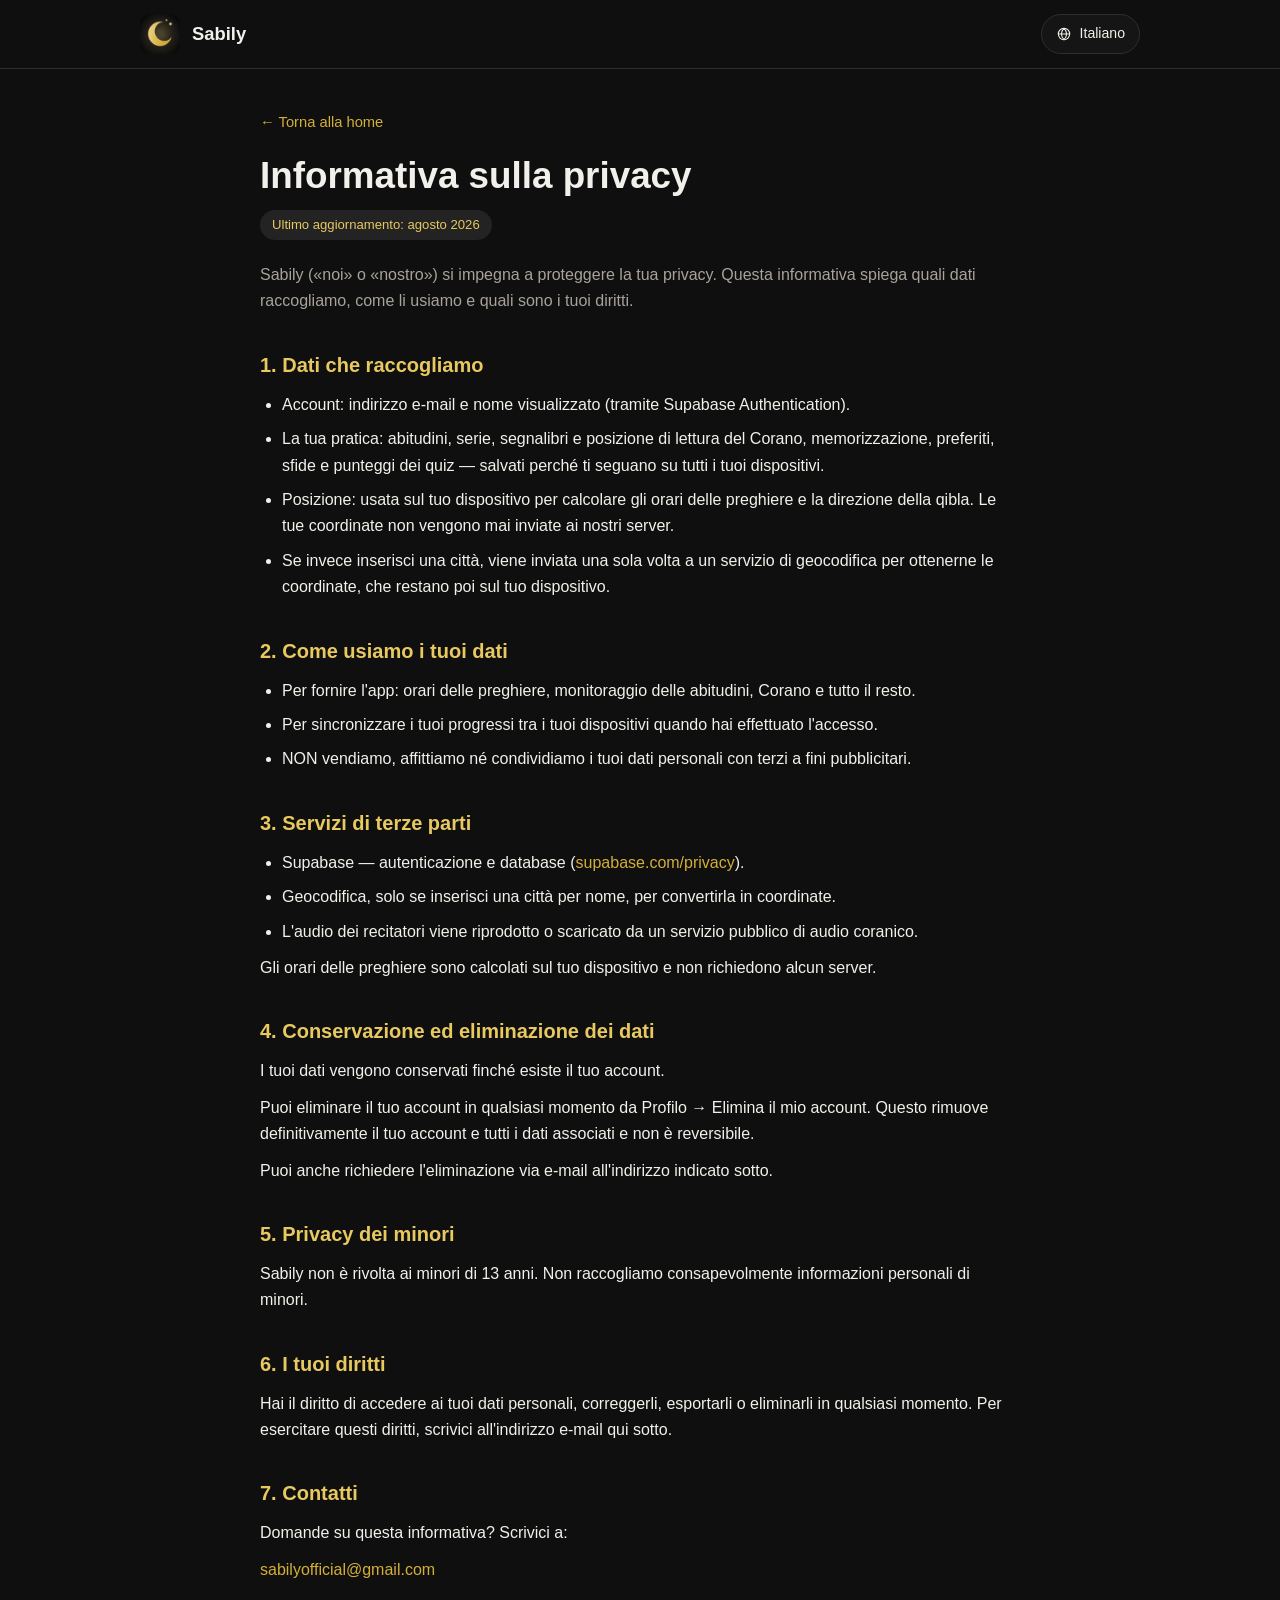
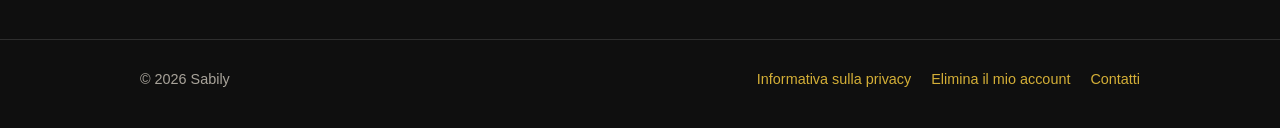
<file: it/privacy.html>
<!doctype html>
<html lang="it" dir="ltr">
<head>
<meta charset="utf-8">
<meta name="viewport" content="width=device-width, initial-scale=1">
<title>Informativa sulla privacy — Sabily</title>
<meta name="description" content="Sabily: orari di preghiera calcolati sul tuo telefono, il Corano, abitudini quotidiane, un SOS contro le tentazioni e altro ancora. Senza pubblicità e rispettosa della tua privacy.">
<meta name="theme-color" content="#0F0F0F">
<link rel="canonical" href="https://Ayoubdev08.github.io/sabily-web/it/privacy.html">
<link rel="alternate" hreflang="en" href="https://Ayoubdev08.github.io/sabily-web/privacy.html">
<link rel="alternate" hreflang="fr" href="https://Ayoubdev08.github.io/sabily-web/fr/privacy.html">
<link rel="alternate" hreflang="ar" href="https://Ayoubdev08.github.io/sabily-web/ar/privacy.html">
<link rel="alternate" hreflang="es" href="https://Ayoubdev08.github.io/sabily-web/es/privacy.html">
<link rel="alternate" hreflang="de" href="https://Ayoubdev08.github.io/sabily-web/de/privacy.html">
<link rel="alternate" hreflang="it" href="https://Ayoubdev08.github.io/sabily-web/it/privacy.html">
<link rel="alternate" hreflang="x-default" href="https://Ayoubdev08.github.io/sabily-web/privacy.html">
<link rel="icon" type="image/png" href="../assets/favicon-64.png">
<link rel="apple-touch-icon" href="../assets/logo-192.png">
<meta property="og:type" content="website">
<meta property="og:title" content="Informativa sulla privacy — Sabily">
<meta property="og:description" content="Sabily: orari di preghiera calcolati sul tuo telefono, il Corano, abitudini quotidiane, un SOS contro le tentazioni e altro ancora. Senza pubblicità e rispettosa della tua privacy.">
<meta property="og:image" content="https://Ayoubdev08.github.io/sabily-web/assets/og-it.jpg">
<meta property="og:image:width" content="1200">
<meta property="og:image:height" content="630">
<meta name="twitter:card" content="summary_large_image">
<meta property="og:url" content="https://Ayoubdev08.github.io/sabily-web/it/privacy.html">
<link rel="stylesheet" href="../assets/style.css">

</head>
<body>
<a class="skip" href="#main">Vai al contenuto</a>
<header class="site-header">
  <div class="wrap">
    <a class="brand" href="./">
      <img src="../assets/logo-192.png" alt="" width="40" height="40">
      <span>Sabily</span>
    </a>
    <details class="lang">
      <summary aria-label="Language"><svg class="ic" viewBox="0 0 24 24" aria-hidden="true"><circle cx="12" cy="12" r="8.5"/><path d="M3.5 12h17M12 3.5c2.6 2.4 3.8 5.2 3.8 8.5s-1.2 6.1-3.8 8.5c-2.6-2.4-3.8-5.2-3.8-8.5s1.2-6.1 3.8-8.5z"/></svg><span>Italiano</span></summary>
      <nav aria-label="Language">
<a href="../privacy.html" hreflang="en" lang="en">English</a>
<a href="../fr/privacy.html" hreflang="fr" lang="fr">Français</a>
<a href="../ar/privacy.html" hreflang="ar" lang="ar">العربية</a>
<a href="../es/privacy.html" hreflang="es" lang="es">Español</a>
<a href="../de/privacy.html" hreflang="de" lang="de">Deutsch</a>
<span aria-current="true">Italiano</span>
      </nav>
    </details>
  </div>
</header>
<main id="main">
<div class="wrap">
<article class="doc">
  <a class="back" href="./">← Torna alla home</a>
  <h1>Informativa sulla privacy</h1>
  <div class="badge">Ultimo aggiornamento: agosto 2026</div>
  <p class="intro">Sabily («noi» o «nostro») si impegna a proteggere la tua privacy. Questa informativa spiega quali dati raccogliamo, come li usiamo e quali sono i tuoi diritti.</p>
<h2>1. Dati che raccogliamo</h2>
<ul>
<li>Account: indirizzo e-mail e nome visualizzato (tramite Supabase Authentication).</li>
<li>La tua pratica: abitudini, serie, segnalibri e posizione di lettura del Corano, memorizzazione, preferiti, sfide e punteggi dei quiz — salvati perché ti seguano su tutti i tuoi dispositivi.</li>
<li>Posizione: usata sul tuo dispositivo per calcolare gli orari delle preghiere e la direzione della qibla. Le tue coordinate non vengono mai inviate ai nostri server.</li>
<li>Se invece inserisci una città, viene inviata una sola volta a un servizio di geocodifica per ottenerne le coordinate, che restano poi sul tuo dispositivo.</li>
</ul>

<h2>2. Come usiamo i tuoi dati</h2>
<ul>
<li>Per fornire l'app: orari delle preghiere, monitoraggio delle abitudini, Corano e tutto il resto.</li>
<li>Per sincronizzare i tuoi progressi tra i tuoi dispositivi quando hai effettuato l'accesso.</li>
<li>NON vendiamo, affittiamo né condividiamo i tuoi dati personali con terzi a fini pubblicitari.</li>
</ul>

<h2>3. Servizi di terze parti</h2>
<ul>
<li>Supabase — autenticazione e database (<a href="https://supabase.com/privacy" rel="noopener">supabase.com/privacy</a>).</li>
<li>Geocodifica, solo se inserisci una città per nome, per convertirla in coordinate.</li>
<li>L'audio dei recitatori viene riprodotto o scaricato da un servizio pubblico di audio coranico.</li>
</ul>
<p>Gli orari delle preghiere sono calcolati sul tuo dispositivo e non richiedono alcun server.</p>

<h2>4. Conservazione ed eliminazione dei dati</h2>
<p>I tuoi dati vengono conservati finché esiste il tuo account.</p>
<p>Puoi eliminare il tuo account in qualsiasi momento da Profilo → Elimina il mio account. Questo rimuove definitivamente il tuo account e tutti i dati associati e non è reversibile.</p>
<p>Puoi anche richiedere l'eliminazione via e-mail all'indirizzo indicato sotto.</p>

<h2>5. Privacy dei minori</h2>
<p>Sabily non è rivolta ai minori di 13 anni. Non raccogliamo consapevolmente informazioni personali di minori.</p>

<h2>6. I tuoi diritti</h2>
<p>Hai il diritto di accedere ai tuoi dati personali, correggerli, esportarli o eliminarli in qualsiasi momento. Per esercitare questi diritti, scrivici all'indirizzo e-mail qui sotto.</p>

<h2>7. Contatti</h2>
<p>Domande su questa informativa? Scrivici a:</p>
<p><a href="mailto:sabilyofficial@gmail.com">sabilyofficial@gmail.com</a></p>
</article>
</div>
</main>
<footer class="site-footer">
  <div class="wrap">
    <!-- dir="ltr" : sans lui, en arabe, « © 2026 Sabily » s'affiche à l'envers
         (« Sabily 2026 © »), l'algorithme bidirectionnel recollant les morceaux. -->
    <span dir="ltr">© 2026 Sabily</span>
    <nav>
      <a href="privacy.html">Informativa sulla privacy</a>
      <a href="../delete-account.html">Elimina il mio account</a>
      <a href="mailto:sabilyofficial@gmail.com">Contatti</a>
      
    </nav>
  </div>
</footer>
</body>
</html>
</file>
<file: assets/style.css>
/*
  Sabily — site vitrine.
  Meme charte que l'app : noir #0F0F0F, or #D4AF37.

  Aucune ressource externe : pas de Google Fonts, pas de CDN. Une police Google
  chargee depuis un serveur tiers transmet l'adresse IP du visiteur a Google —
  incoherent pour un site qui promet le respect de la vie privee (et deja juge
  illegal par certains tribunaux allemands). Polices systeme uniquement.

  Les marges utilisent des proprietes logiques (inline-start/end) : la meme
  feuille sert le francais, l'anglais et l'arabe (droite-vers-gauche).
*/

:root {
  --bg: #0f0f0f;
  --surface: #1a1a1a;
  --surface-2: #232323;
  --line: #2e2e2e;
  --gold: #d4af37;
  --gold-soft: #e8c960;
  --text: #f2f0ea;
  --muted: #a8a39a;
  --radius: 18px;
  --maxw: 1040px;
  color-scheme: dark;
}

* { box-sizing: border-box; margin: 0; padding: 0; }

html { scroll-behavior: smooth; -webkit-text-size-adjust: 100%; }

body {
  background: var(--bg);
  color: var(--text);
  font-family: -apple-system, BlinkMacSystemFont, "Segoe UI", Roboto,
    "Helvetica Neue", Arial, "Noto Sans", Tahoma, sans-serif;
  line-height: 1.65;
  min-height: 100vh;
  display: flex;
  flex-direction: column;
}

a { color: var(--gold); text-decoration: none; }
a:hover { text-decoration: underline; text-underline-offset: 3px; }
a:focus-visible, button:focus-visible {
  outline: 2px solid var(--gold-soft);
  outline-offset: 3px;
  border-radius: 6px;
}

.skip {
  position: absolute;
  inset-inline-start: 12px;
  top: -60px;
  background: var(--gold);
  color: #0f0f0f;
  padding: 8px 14px;
  border-radius: 8px;
  font-weight: 700;
  z-index: 10;
}
.skip:focus { top: 12px; }

.wrap { width: 100%; max-width: var(--maxw); margin-inline: auto; padding-inline: 20px; }

/* ── En-tete ──────────────────────────────────────────────────────── */
.site-header { border-bottom: 1px solid var(--line); }
.site-header .wrap {
  display: flex; align-items: center; justify-content: space-between;
  gap: 16px; padding-block: 14px; flex-wrap: wrap;
}
.brand { display: flex; align-items: center; gap: 12px; color: var(--text); font-weight: 700; font-size: 1.15rem; }
.brand:hover { text-decoration: none; }
.brand img { width: 40px; height: 40px; border-radius: 10px; }

/* Six langues : menu depliant (<details>), sans JavaScript. */
.lang { position: relative; }
.lang summary {
  list-style: none; cursor: pointer; display: flex; align-items: center; gap: 8px;
  padding: 7px 14px; border-radius: 999px; font-size: .88rem;
  border: 1px solid var(--line); color: var(--text); background: rgba(26, 26, 26, .6);
}
.lang summary::-webkit-details-marker { display: none; }
.lang summary:hover, .lang[open] summary { border-color: var(--gold); }
.lang summary .ic { width: 16px; height: 16px; }
.lang nav {
  position: absolute; inset-inline-end: 0; top: calc(100% + 8px); z-index: 20;
  display: grid; min-width: 170px; padding: 6px;
  background: var(--surface); border: 1px solid var(--line); border-radius: 14px;
  box-shadow: 0 18px 40px rgba(0, 0, 0, .5);
}
.lang nav a, .lang nav span { padding: 8px 12px; border-radius: 9px; font-size: .92rem; color: var(--text); }
.lang nav a:hover { background: var(--surface-2); color: var(--gold); text-decoration: none; }
.lang nav span[aria-current="true"] { color: var(--gold); font-weight: 700; }

.ic { fill: none; stroke: currentColor; stroke-width: 1.6; stroke-linecap: round; stroke-linejoin: round; }
.ic .fill { fill: currentColor; stroke: none; }

/* ── Hero ─────────────────────────────────────────────────────────── */
.hero { text-align: center; padding: clamp(48px, 9vw, 96px) 0 clamp(36px, 6vw, 64px); }
.hero img.logo {
  width: 112px; height: 112px; border-radius: 28px;
  box-shadow: 0 0 60px rgba(212, 175, 55, .22);
}
.hero h1 {
  margin-top: 28px;
  font-size: clamp(2rem, 5.5vw, 3.4rem);
  line-height: 1.15; letter-spacing: -.01em;
}
.hero h1 em { font-style: normal; color: var(--gold); }
.hero p.lead {
  margin: 18px auto 0; max-width: 620px;
  color: var(--muted); font-size: clamp(1.02rem, 2.2vw, 1.2rem);
}
.pill {
  display: inline-flex; align-items: center; gap: 10px;
  margin-top: 32px; padding: 14px 26px; border-radius: 999px;
  background: var(--surface); border: 1px solid var(--line);
  color: var(--text); font-weight: 600; cursor: default;
}
.pill::before {
  content: ""; width: 9px; height: 9px; border-radius: 50%;
  background: var(--gold); box-shadow: 0 0 12px var(--gold);
}

/* ── Sections ─────────────────────────────────────────────────────── */
section { padding: clamp(32px, 6vw, 64px) 0; }
h2 { font-size: clamp(1.4rem, 3.4vw, 2rem); margin-bottom: 28px; text-align: center; }

.grid { display: grid; grid-template-columns: repeat(auto-fit, minmax(270px, 1fr)); gap: 16px; }
.card {
  background: var(--surface); border: 1px solid var(--line);
  border-radius: var(--radius); padding: 24px 24px 26px;
  border-block-start: 3px solid var(--gold);
}
/* Sept cartes sur trois colonnes laissent la derniere seule dans sa rangee :
   elle prend alors toute la largeur plutot que de rester orpheline. */
.grid .card:last-child:nth-child(3n + 1) { grid-column: 1 / -1; }
.card h3 { font-size: 1.08rem; margin-bottom: 8px; }
.card p { color: var(--muted); font-size: .96rem; }

.private {
  background: var(--surface); border: 1px solid var(--line);
  border-radius: calc(var(--radius) + 6px); padding: clamp(24px, 5vw, 44px);
}
.private ul { list-style: none; display: grid; gap: 14px; max-width: 640px; margin-inline: auto; }
.private li { padding-inline-start: 30px; position: relative; font-size: 1.05rem; }
.private li::before {
  content: ""; position: absolute; inset-inline-start: 0; top: .55em;
  width: 12px; height: 12px; border-radius: 50%; background: var(--gold);
}

/* ── Pages de texte (politique de confidentialite) ───────────────── */
.doc { max-width: 760px; margin-inline: auto; padding-block: 40px 56px; }
.doc .back { display: inline-block; margin-bottom: 20px; font-size: .92rem; }
.doc h1 { font-size: clamp(1.7rem, 4vw, 2.3rem); line-height: 1.2; }
.doc .badge {
  display: inline-block; margin-top: 12px; padding: 4px 12px; border-radius: 999px;
  background: var(--surface-2); color: var(--gold-soft); font-size: .82rem;
}
.doc .intro { margin-top: 22px; color: var(--muted); }
.doc h2 { text-align: start; font-size: 1.25rem; margin: 34px 0 10px; color: var(--gold-soft); }
.doc p { margin-top: 10px; }
.doc ul { margin-top: 10px; padding-inline-start: 22px; display: grid; gap: 8px; }

/* ── Pied de page ─────────────────────────────────────────────────── */
.site-footer { margin-top: auto; border-top: 1px solid var(--line); padding: 28px 0 36px; color: var(--muted); font-size: .9rem; }
.site-footer .wrap { display: flex; justify-content: space-between; gap: 16px; flex-wrap: wrap; }
.site-footer nav { display: flex; gap: 20px; flex-wrap: wrap; }

@media (prefers-reduced-motion: reduce) { html { scroll-behavior: auto; } }
</file>
<file: assets/landing.css>
/*
  Sabily — accueil en 3D (s'ajoute a style.css).

  Trois modes, choisis par le petit script place dans <head> :
   - html.is3d : le telephone 3D (canvas #stage) traverse les scenes ;
   - html.no3d : images fixes du telephone dans chaque scene (appareil
     faible, animations reduites, pas de WebGL 2, ou ?no3d dans l'adresse) ;
   - sans JavaScript : le texte seul, entierement lisible.

  Le seuil « mobile » (max-width 759px OU ecran plus haut que large) doit
  rester identique a isMobile() dans landing.js.
*/

.landing {
  --ink: #0b0a08;
  background:
    radial-gradient(1200px 800px at 50% -10%, rgba(212, 175, 55, .07), transparent 60%),
    var(--ink);
  overflow-x: hidden;
}
/* Le defilement doux de style.css fausserait la synchronisation 3D. */
html:has(body.landing) { scroll-behavior: auto; }

/* ── En-tete flottant ─────────────────────────────────────────────── */
.landing .site-header {
  position: fixed; top: 0; inset-inline: 0; z-index: 10;
  border-bottom: 1px solid transparent;
  transition: background .35s ease, border-color .35s ease;
}
.landing .site-header.scrolled {
  background: rgba(11, 10, 8, .9);
  border-bottom-color: rgba(212, 175, 55, .14);
}
.landing .site-header .wrap { max-width: 1240px; }

.progress {
  position: fixed; top: 0; inset-inline: 0; height: 2px; z-index: 11;
  background: linear-gradient(90deg, #8c6d1f, var(--gold), #f6dd8a);
  transform-origin: left; transform: scaleX(var(--p, 0));
}
[dir="rtl"] .progress { transform-origin: right; }

/* ── Fond fixe ────────────────────────────────────────────────────── */
/* Volontairement sobre et immobile : une lueur doree sur noir, comme un
   eclairage de studio. Les motifs animes ont ete retires (fluidite). */
.decor {
  position: fixed; inset: 0; z-index: 0; pointer-events: none;
  background:
    radial-gradient(70vmax 55vmax at 78% 18%, rgba(212, 175, 55, .16), transparent 62%),
    radial-gradient(60vmax 50vmax at 12% 92%, rgba(168, 130, 31, .10), transparent 60%),
    radial-gradient(120vmax 90vmax at 50% 50%, transparent 40%, rgba(0, 0, 0, .55) 100%);
}

#stage { position: fixed; inset: 0; width: 100%; height: 100%; z-index: 1; pointer-events: none; display: none; }
.is3d #stage { display: block; }

/* ── Scenes ───────────────────────────────────────────────────────── */
.landing main { position: relative; z-index: 2; }
.landing section { padding: 0; }

.scene { position: relative; min-height: 125vh; display: flex; align-items: center; }
.scene .wrap { max-width: 1240px; padding-inline: clamp(20px, 5vw, 64px); }
.scene-hero { min-height: 100vh; min-height: 100svh; }

.copy { max-width: 470px; position: relative; }
.scene[data-side="start"] .copy { margin-inline-end: auto; }
.scene[data-side="end"] .copy { margin-inline-start: auto; }
.scene[data-side="center"] .copy { margin-inline: auto; text-align: center; max-width: 620px; }

.is3d .copy { will-change: opacity, transform; }

.copy .logo { width: 84px; height: 84px; border-radius: 22px; box-shadow: 0 0 60px rgba(212, 175, 55, .25); }
.copy h1 {
  margin-top: 26px;
  font-size: clamp(2.5rem, 5.6vw, 4.6rem); line-height: 1.04; letter-spacing: -.03em; font-weight: 800;
}
[dir="rtl"] .copy h1, [dir="rtl"] .copy h2 { letter-spacing: 0; line-height: 1.3; }
.copy h1 em, .copy h2 em { font-style: normal; }
.copy h1 em {
  display: block;
  background: linear-gradient(100deg, #a8821f 0%, #f3d77a 28%, #d4af37 46%, #fff3c4 56%, #c99f2e 74%, #a8821f 100%);
  background-size: 100% 100%;
  -webkit-background-clip: text; background-clip: text; color: transparent;
}

.copy .lead { margin-top: 20px; color: var(--muted); font-size: clamp(1.05rem, 1.6vw, 1.22rem); max-width: 440px; }
.scene[data-side="center"] .copy .lead { margin-inline: auto; }

.kicker {
  display: flex; align-items: center; gap: 12px; margin-bottom: 18px;
  color: var(--gold); font-size: .82rem; font-weight: 700; letter-spacing: .2em; text-transform: uppercase;
}
[dir="rtl"] .kicker { letter-spacing: 0; font-size: .95rem; }
.kicker .num {
  display: inline-grid; place-items: center; width: 34px; height: 34px; border-radius: 50%;
  border: 1px solid rgba(212, 175, 55, .45); font-size: .74rem; letter-spacing: 0;
  font-variant-numeric: tabular-nums;
}
.copy h2 {
  text-align: start; margin: 0;
  font-size: clamp(2.1rem, 4.4vw, 3.6rem); line-height: 1.06; letter-spacing: -.025em; font-weight: 800;
}
.scene[data-side="center"] .copy h2 { text-align: center; }
.copy .text { margin-top: 20px; color: var(--muted); font-size: clamp(1.02rem, 1.4vw, 1.16rem); }

.landing .pill {
  margin-top: 30px; border-color: rgba(212, 175, 55, .35);
  background: rgba(26, 24, 20, .7);
  box-shadow: 0 0 0 1px rgba(212, 175, 55, .08), 0 10px 40px rgba(212, 175, 55, .12);
}

/* « Et bien plus encore » */
.chips {
  list-style: none; margin-top: 28px;
  display: grid; grid-template-columns: repeat(2, minmax(0, 1fr)); gap: 10px;
}
.chips li {
  display: flex; align-items: center; gap: 10px;
  padding: 11px 14px; border-radius: 12px; font-size: .95rem; line-height: 1.3;
  background: rgba(24, 22, 18, .62); border: 1px solid rgba(212, 175, 55, .16);
}
.chips li::before {
  content: ""; flex: none; width: 8px; height: 8px; background: var(--gold);
  transform: rotate(45deg); box-shadow: 0 0 10px rgba(212, 175, 55, .6);
}

/* Appel final */
.scene-cta { min-height: 125vh; }
.scene[data-side="center"] .social { justify-content: center; }
.follow { margin-top: 42px; color: var(--muted); font-size: .85rem; letter-spacing: .16em; text-transform: uppercase; }
[dir="rtl"] .follow { letter-spacing: 0; font-size: .95rem; }
.social { list-style: none; margin-top: 16px; display: flex; gap: clamp(14px, 3vw, 26px); flex-wrap: wrap; }
.soc { display: grid; justify-items: center; gap: 6px; color: var(--text); font-size: .86rem; }
.soc .ic {
  width: 58px; height: 58px; padding: 15px; border-radius: 50%;
  border: 1px solid rgba(212, 175, 55, .35); background: rgba(24, 22, 18, .6); color: var(--gold);
  transition: transform .25s ease, background .25s ease, color .25s ease;
}
a.soc:hover { text-decoration: none; }
a.soc:hover .ic { transform: translateY(-3px); background: var(--gold); color: #0f0f0f; }
.soc.soon { opacity: .7; cursor: default; }
.soc small { color: var(--muted); font-size: .72rem; margin-top: -4px; }


/* Compte a rebours en texte : seulement sans 3D (en 3D, il est sur l'ecran
   du telephone, tourne en paysage). */
.countdown { display: none; }
.no3d .countdown { display: flex; gap: 10px; margin-top: 26px; }
.countdown > div {
  display: grid; justify-items: center; min-width: 72px; padding: 12px 8px 10px;
  border-radius: 16px; background: rgba(24, 22, 18, .8); border: 1px solid rgba(212, 175, 55, .3);
}
.countdown span {
  font-size: 1.9rem; font-weight: 800; line-height: 1.1; font-variant-numeric: tabular-nums;
  color: var(--gold); direction: ltr;
}
.countdown small { color: var(--muted); font-size: .72rem; margin-top: 2px; }
/* Indication de defilement */
.scroll-hint {
  position: absolute; bottom: 26px; left: 50%; translate: -50% 0;
  display: grid; justify-items: center; gap: 10px;
  color: var(--muted); font-size: .78rem; letter-spacing: .14em; text-transform: uppercase;
}
[dir="rtl"] .scroll-hint { letter-spacing: 0; }
.mouse { width: 22px; height: 34px; border: 1.5px solid rgba(212, 175, 55, .6); border-radius: 12px; position: relative; }
.mouse::after {
  content: ""; position: absolute; left: 50%; top: 7px; width: 3px; height: 7px; margin-left: -1.5px;
  border-radius: 2px; background: var(--gold); animation: wheel 1.8s ease-in-out infinite;
}
@keyframes wheel { 0% { opacity: 0; transform: translateY(-3px); } 30% { opacity: 1; } 100% { opacity: 0; transform: translateY(9px); } }

.landing .site-footer { position: relative; z-index: 2; background: var(--ink); border-top-color: rgba(212, 175, 55, .14); }
.landing .site-footer .wrap { max-width: 1240px; }

/* ── Telephone fixe (mode no3d) ───────────────────────────────────── */
.still { display: none; }
.no3d .still {
  display: block; flex: none; width: min(290px, 66vw); aspect-ratio: 1 / 2.05;
  padding: 9px; border-radius: 46px;
  background: linear-gradient(145deg, #f3d77a, #a8821f 35%, #6f5514 55%, #d4af37 80%, #8c6d1f);
  box-shadow: 0 40px 80px rgba(0, 0, 0, .6), 0 0 90px rgba(212, 175, 55, .18);
}
.no3d .still-screen {
  width: 100%; height: 100%; border-radius: 38px; overflow: hidden; background: #0f0f0f;
  box-shadow: inset 0 0 0 3px #050505;
}
.no3d .still-screen > * { display: block; width: 100%; height: 100%; object-fit: cover; }
.no3d .scene .wrap { display: flex; align-items: center; gap: clamp(32px, 7vw, 110px); }
.no3d .scene[data-side="end"] .wrap { flex-direction: row-reverse; }
.no3d .scene[data-side="end"] .copy, .no3d .scene[data-side="start"] .copy { margin-inline: 0; flex: 1; }
.no3d .scene[data-side="start"] .wrap { justify-content: space-between; }
.no3d .scene[data-side="center"] .wrap { flex-direction: column-reverse; }
.no3d .scene { min-height: 0; padding-block: clamp(64px, 12vh, 140px); }
.no3d .scene-hero { min-height: 100vh; min-height: 100svh; padding-top: 110px; }
.no3d .scene-cta { padding-bottom: 120px; }

/* Apparition douce des textes (mode no3d ; en 3D, landing.js s'en charge). */
.js.no3d .copy > *, .js.no3d .still {
  opacity: 0; transform: translateY(26px);
  transition: opacity .9s ease, transform .9s cubic-bezier(.2, .7, .2, 1);
}
.js.no3d .in .copy > *, .js.no3d .in .still { opacity: 1; transform: none; }
.js.no3d .in .copy > :nth-child(2) { transition-delay: .08s; }
.js.no3d .in .copy > :nth-child(3) { transition-delay: .16s; }
.js.no3d .in .copy > :nth-child(4) { transition-delay: .24s; }
.js.no3d .in .copy > :nth-child(n+5) { transition-delay: .32s; }

/* ── Telephone et ecran etroit ────────────────────────────────────── */
@media (max-width: 759px), (max-aspect-ratio: 17/20) {
  /* Telephone 3D en haut, texte en bas : le haut du texte se place a 47 %
     de l'ecran (33 % pour la longue liste, 40 % pour la fin). Ces valeurs
     sont aussi dans landing.js (MOBILE_TOP). */
  .scene { min-height: 100vh; min-height: 100svh; align-items: flex-start; padding: 47vh 0 6vh; }
  .scene-more { padding-top: 33vh; }
  .scene-cta { padding-top: 40vh; }
  .scene-hero { min-height: 100vh; min-height: 100svh; padding-bottom: 12vh; }
  .scene .copy, .scene[data-side] .copy { margin-inline: auto; max-width: 560px; }

  .is3d .scene-hero .logo { display: none; }
  .copy h1 { font-size: clamp(2.1rem, 9vw, 3.2rem); margin-top: 0; }
  .copy h2 { font-size: clamp(1.8rem, 7.6vw, 2.6rem); }
  .kicker { margin-bottom: 12px; }
  .chips { gap: 8px; }
  .chips li { font-size: .8rem; padding: 8px 10px; gap: 8px; }
  .scene-cta { padding-bottom: 10vh; }
  .scroll-hint { display: none; }

  .no3d .scene .wrap, .no3d .scene[data-side] .wrap { flex-direction: column; gap: 40px; }
  .no3d .scene[data-side="center"] .wrap { flex-direction: column-reverse; }
  .no3d .scene { padding-block: 72px; }
  .no3d .scene-hero .wrap { flex-direction: column-reverse; }
  .no3d .scene-hero { padding-top: 96px; }
}


@media (prefers-reduced-motion: reduce) {
  .copy h1 em, .mouse::after { animation: none; }
  .js.no3d .copy > *, .js.no3d .still { opacity: 1; transform: none; transition: none; }
}

/* Date passee (texte au lieu des chiffres) et badge devenu un vrai lien. */
.no3d .countdown.done { display: block; font-size: 1.6rem; font-weight: 800; color: var(--gold); }
.landing a.pill.live { color: #0f0f0f; background: var(--gold); border-color: var(--gold); text-decoration: none; }
.landing a.pill.live::before { background: #0f0f0f; box-shadow: none; }

/* Hauteur « grande » et stable de l'ecran : la barre d'adresse des
   telephones ne redimensionne plus la scene 3D. */
#stage { height: 100vh; height: 100lvh; }

/* ── Mode image d'apercu (?og), photographie a 1200 x 630 ─────────── */
.og .site-header, .og main > :not(#stage):not(.decor), .og .site-footer, .og .progress { display: none; }
.og-card {
  position: fixed; z-index: 3; top: 50%; translate: 0 -50%;
  inset-inline-start: 84px; width: 560px;
}
.og-card img { width: 76px; height: 76px; border-radius: 20px; box-shadow: 0 0 50px rgba(212, 175, 55, .3); }
.og-card h1 { margin-top: 22px; font-size: 3.6rem; line-height: 1.04; letter-spacing: -.03em; font-weight: 800; }
[dir="rtl"] .og-card h1 { letter-spacing: 0; line-height: 1.3; }
.og-card h1 em {
  display: block; font-style: normal;
  background: linear-gradient(100deg, #a8821f 0%, #f3d77a 28%, #d4af37 46%, #fff3c4 56%, #c99f2e 74%, #a8821f 100%);
  -webkit-background-clip: text; background-clip: text; color: transparent;
}
.og-card p { margin-top: 22px; color: var(--muted); font-size: 1.25rem; }
.og-card .pill { margin-top: 12px; font-size: 1.15rem; }

/* Bouton « Ajouter a mon agenda » (fichier .ics, aucune donnee collectee). */
.cal {
  display: flex; width: fit-content; align-items: center; gap: 10px; margin-top: 14px;
  padding: 12px 22px; border-radius: 999px; font-weight: 600;
  color: var(--gold); border: 1px solid rgba(212, 175, 55, .45); background: rgba(24, 22, 18, .6);
  transition: background .2s ease, color .2s ease;
}
.landing .copy .cal { margin-inline-start: 0; }
.cal:hover { background: var(--gold); color: #0f0f0f; text-decoration: none; }
.cal .ic { width: 20px; height: 20px; }
</file>
